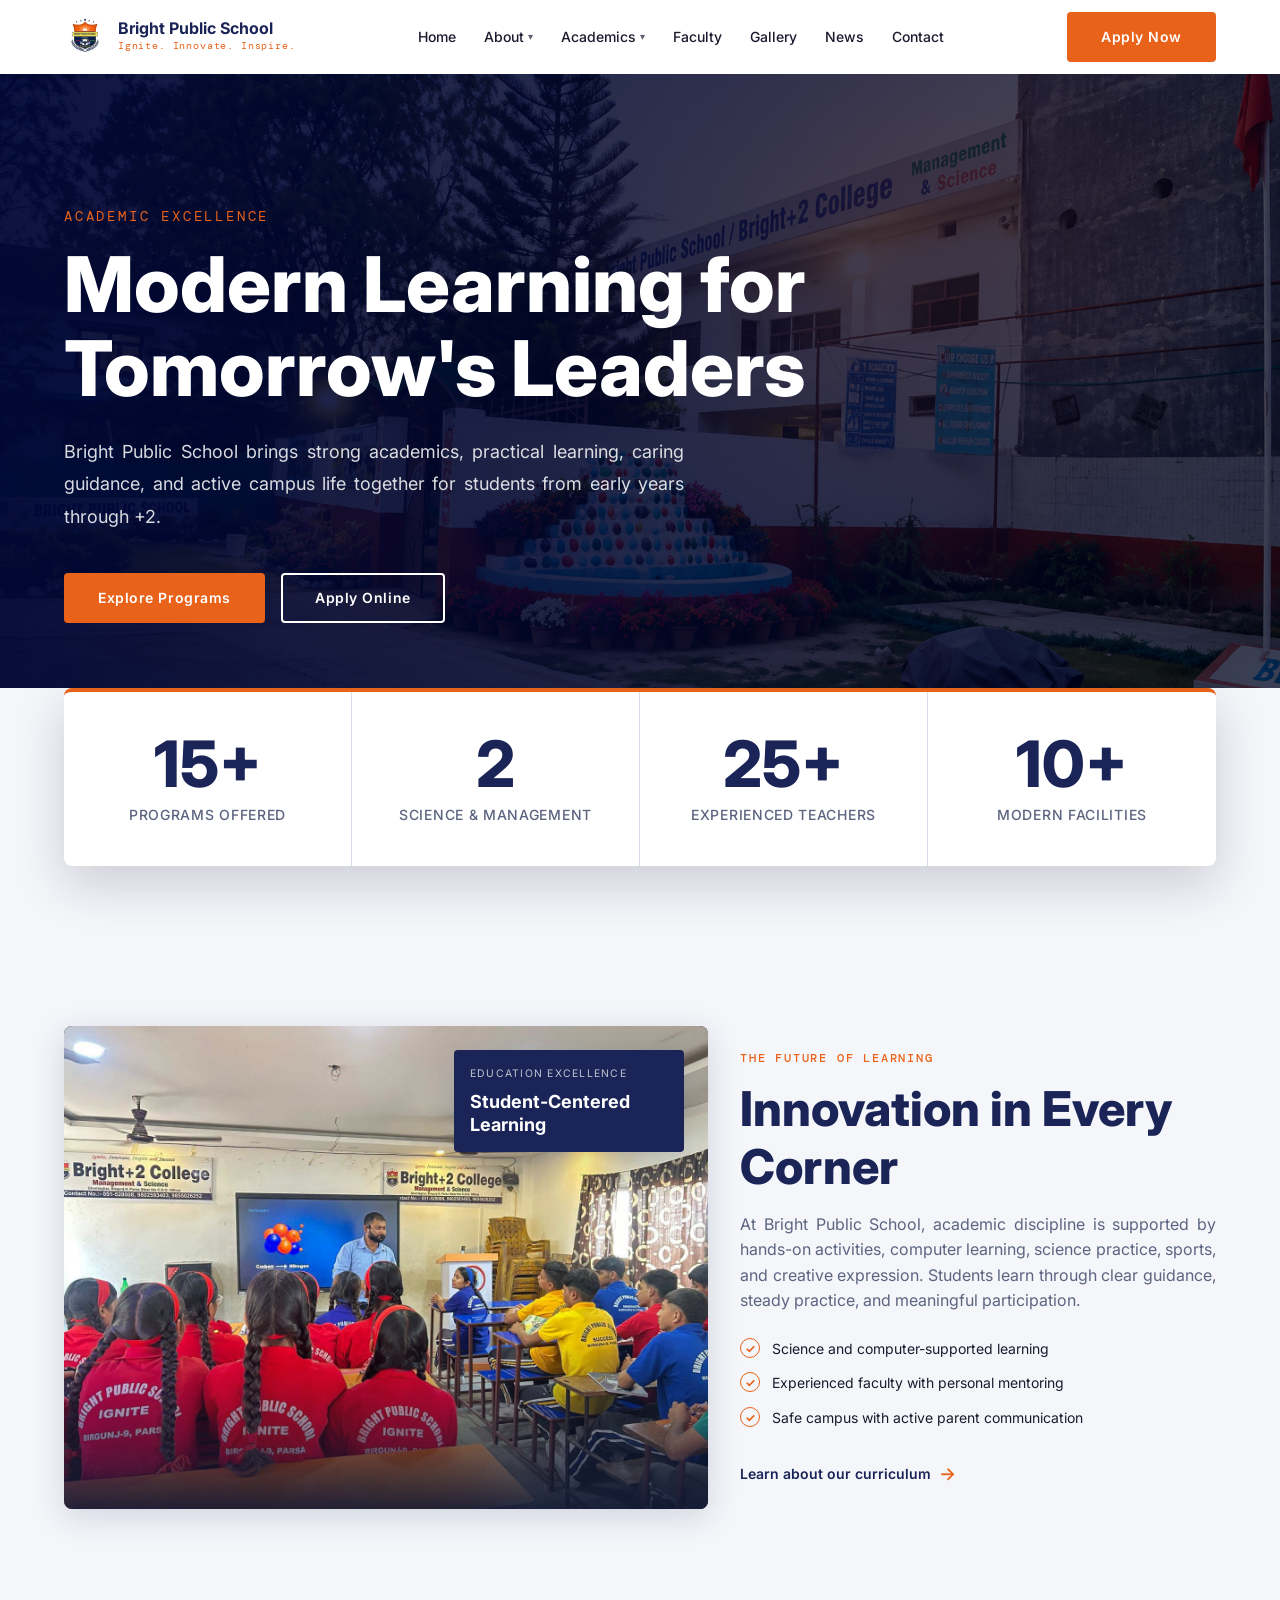
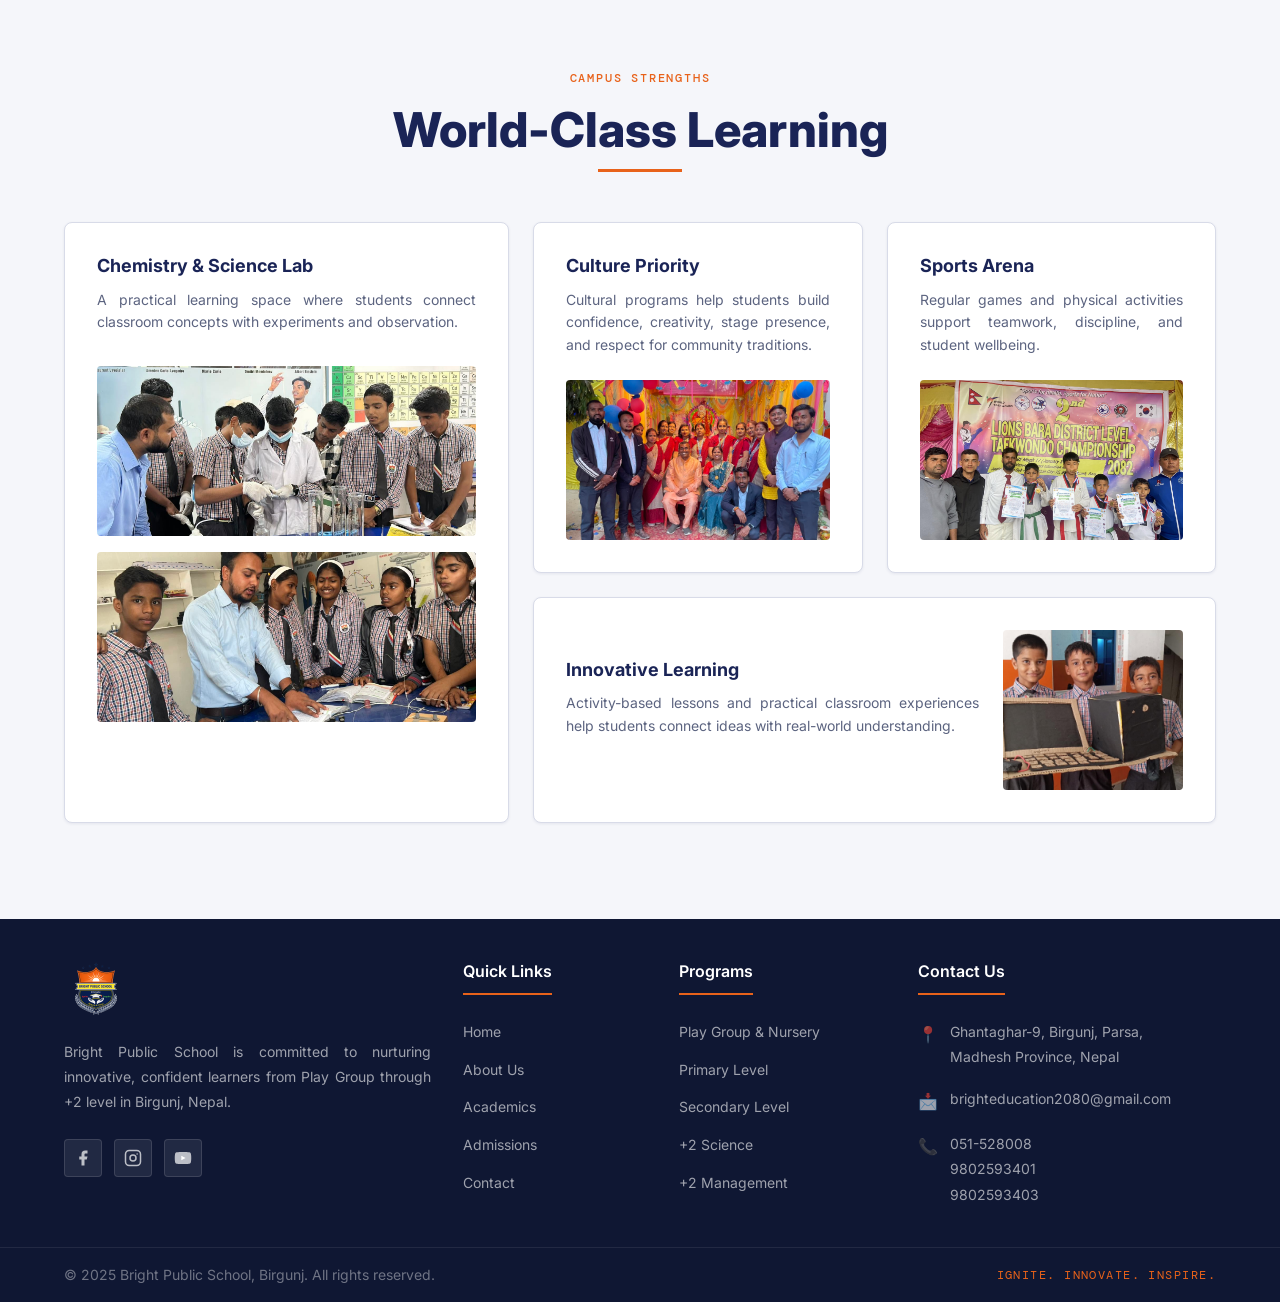
<file: index.html>
<!doctype html>
<html lang="en">
  <head>
    <meta charset="UTF-8" />
    <meta name="viewport" content="width=device-width, initial-scale=1.0" />
    <title>
      Bright Public School | Ignite. Innovate. Inspire. — Birgunj, Nepal
    </title>
    <meta
      name="description"
      content="Bright Public School (BPS) in Ghantaghar-9, Birgunj offers quality education from Play Group to +2 Science & Management. Ignite. Innovate. Inspire."
    />
    <meta
      name="keywords"
      content="Bright Public School, BPS Birgunj, school Birgunj Nepal, +2 science management Birgunj"
    />
    <meta property="og:title" content="Bright Public School — Birgunj, Nepal" />
    <meta
      property="og:description"
      content="Quality education from Play Group to +2. Ghantaghar-9, Birgunj."
    />
    <meta property="og:image" content="assets/logo/logo.png" />
    <link rel="icon" href="assets/logo/logo.png" type="image/png" />

    <!-- CSS Architecture -->
    <link rel="stylesheet" href="css/base.css" />
    <link rel="stylesheet" href="css/layout.css" />
    <link rel="stylesheet" href="css/components.css" />
    <link rel="stylesheet" href="css/pages.css" />
    <link rel="stylesheet" href="css/utilities.css" />
    <link rel="stylesheet" href="css/animations.css" />
  </head>
  <body class="home-page">
    <!-- NAVBAR -->
    <header class="navbar" id="navbar">
      <div class="container navbar__inner">
        <a href="index.html" class="navbar__brand">
          <img
            src="assets/logo/logo.png"
            alt="Bright Public School"
            class="navbar__logo"
          />
          <div class="navbar__brand-text">
            <span class="navbar__school-name">Bright Public School</span>
            <span class="navbar__tagline">Ignite. Innovate. Inspire.</span>
          </div>
        </a>

        <nav class="navbar__nav">
          <ul class="navbar__links">
            <li><a href="index.html" class="navbar__link">Home</a></li>
            <li class="navbar__dropdown">
              <a href="about.html" class="navbar__link"
                >About <span class="dropdown-arrow">▾</span></a
              >
              <ul class="navbar__submenu">
                <li><a href="about.html#vision">Vision &amp; Mission</a></li>
                <li><a href="about.html#principal">Principal's Message</a></li>
                <li><a href="about.html#values">Core Values</a></li>
                <li><a href="about.html#facilities">Facilities</a></li>
              </ul>
            </li>
            <li class="navbar__dropdown">
              <a href="academics.html" class="navbar__link"
                >Academics <span class="dropdown-arrow">▾</span></a
              >
              <ul class="navbar__submenu">
                <li><a href="academics.html#programs">Programs</a></li>
                <li><a href="academics.html#curriculum">Curriculum</a></li>
                <li>
                  <a href="academics.html#plus2">+2 Science &amp; Management</a>
                </li>
              </ul>
            </li>
            <li><a href="faculty.html" class="navbar__link">Faculty</a></li>
            <li><a href="gallery.html" class="navbar__link">Gallery</a></li>
            <li><a href="news.html" class="navbar__link">News</a></li>
            <li><a href="contact.html" class="navbar__link">Contact</a></li>
          </ul>
        </nav>

        <div class="navbar__actions">
          <a href="admissions.html" class="btn btn-primary navbar__cta"
            >Apply Now</a
          >
          <button
            class="navbar__hamburger"
            id="hamburger"
            aria-label="Toggle menu"
          >
            <span></span><span></span><span></span>
          </button>
        </div>
      </div>

      <!-- Mobile Menu -->
      <div class="navbar__mobile" id="mobileMenu">
        <ul class="navbar__mobile-links">
          <li><a href="index.html">Home</a></li>
          <li><a href="about.html">About</a></li>
          <li><a href="academics.html">Academics</a></li>
          <li><a href="faculty.html">Faculty</a></li>
          <li><a href="gallery.html">Gallery</a></li>
          <li><a href="news.html">News</a></li>
          <li><a href="contact.html">Contact</a></li>
          <li><a href="admissions.html" class="mobile-cta">Apply Now</a></li>
        </ul>
      </div>
    </header>

    <main>
      <!-- HERO SLIDER SECTION -->
      <section class="hero-slider">
        <!-- Slide 1 -->
        <div class="slide active">
          <img
            class="slide__bg"
            src="assets/campus/heroSection.png"
            alt="BPS Campus Front View"
          />
          <div class="container slide__content">
            <span class="slide__tagline">Academic Excellence</span>
            <h1 class="slide__title font-display">
              Modern Learning for<br />Tomorrow's Leaders
            </h1>
            <p class="slide__desc">
              Bright Public School brings strong academics, practical learning,
              caring guidance, and active campus life together for students from
              early years through +2.
            </p>
            <div class="slide__actions">
              <a href="academics.html" class="btn btn-primary"
                >Explore Programs</a
              >
              <a href="admissions.html" class="btn btn-outline">Apply Online</a>
            </div>
          </div>
        </div>
        <!-- Slide 2 -->
        <div class="slide">
          <img
            class="slide__bg"
            src="assets/campus/campus (2).png"
            alt="Modern Classrooms & Science Labs"
          />
          <div class="container slide__content">
            <span class="slide__tagline">Academic Excellence</span>
            <h2 class="slide__title font-display">
              Modern Labs &amp;<br />Experienced Faculty
            </h2>
            <p class="slide__desc">
              Empowering students with hands-on computer labs, fully-equipped
              science laboratories, and interactive, conceptual learning
              methods.
            </p>
            <div class="slide__actions">
              <a href="about.html#facilities" class="btn btn-primary"
                >Explore Facilities</a
              >
              <a href="faculty.html" class="btn btn-outline">Meet Faculty</a>
            </div>
          </div>
        </div>
        <!-- Slide 3 -->
        <div class="slide">
          <img
            class="slide__bg"
            src="assets/campus/campus (3).png"
            alt="Sports and Extracurricular Activities"
          />
          <div class="container slide__content">
            <span class="slide__tagline">Holistic Development</span>
            <h2 class="slide__title font-display">
              Sports, Culture &amp;<br />Creative Expression
            </h2>
            <p class="slide__desc">
              Encouraging active participation in football, basketball, music,
              and social projects, fostering physical vitality and strong
              collaboration skills.
            </p>
            <div class="slide__actions">
              <a href="gallery.html" class="btn btn-primary">View Gallery</a>
              <a href="about.html" class="btn btn-outline">Our Philosophy</a>
            </div>
          </div>
        </div>

        <!-- Slider Dots -->
        <div class="slider-dots">
          <button class="dot active" aria-label="Go to Slide 1"></button>
          <button class="dot" aria-label="Go to Slide 2"></button>
          <button class="dot" aria-label="Go to Slide 3"></button>
        </div>
      </section>

      <!-- STATS COUNTER SECTION -->
      <section class="stats-section">
        <div class="container">
          <div class="stats-grid">
            <div class="stat-card">
              <div class="stat-card__number" data-counter="15" data-suffix="+">
                0+
              </div>
              <div class="stat-card__label">Programs Offered</div>
            </div>
            <div class="stat-card">
              <div class="stat-card__number" data-counter="2" data-suffix="">
                0
              </div>
              <div class="stat-card__label">Science &amp; Management</div>
            </div>
            <div class="stat-card">
              <div class="stat-card__number" data-counter="25" data-suffix="+">
                0+
              </div>
              <div class="stat-card__label">Experienced Teachers</div>
            </div>
            <div class="stat-card">
              <div class="stat-card__number" data-counter="10" data-suffix="+">
                0+
              </div>
              <div class="stat-card__label">Modern Facilities</div>
            </div>
          </div>
        </div>
      </section>

      <!-- INNOVATION SECTION -->
      <section class="section home-innovation reveal">
        <div class="container home-innovation__grid">
          <div class="home-innovation__media">
            <img
              src="assets/classrooms/classroom 3.png"
              alt="Bright Public School modern classroom"
            />
            <div class="home-rank-badge">
              <span>Education Excellence</span>
              <strong>Student-Centered Learning</strong>
            </div>
          </div>
          <div class="home-innovation__content">
            <span class="section-label">The Future of Learning</span>
            <h2 class="section-title">Innovation in Every Corner</h2>
            <p class="text-muted mb-6">
              At Bright Public School, academic discipline is supported by
              hands-on activities, computer learning, science practice, sports,
              and creative expression. Students learn through clear guidance,
              steady practice, and meaningful participation.
            </p>
            <ul class="home-check-list">
              <li>Science and computer-supported learning</li>
              <li>Experienced faculty with personal mentoring</li>
              <li>Safe campus with active parent communication</li>
            </ul>
            <a href="academics.html" class="home-text-link"
              >Learn about our curriculum</a
            >
          </div>
        </div>
      </section>

      <!-- INFRASTRUCTURE SECTION -->
      <section class="section home-infrastructure reveal">
        <div class="container">
          <div class="section-header section-header--center">
            <span class="section-label">Campus Strengths</span>
            <h2 class="section-title">World-Class Learning</h2>
          </div>

          <div class="home-infra-grid">
            <article class="home-infra-card home-infra-card--large">
              <h3>Chemistry &amp; Science Lab</h3>
              <p>
                A practical learning space where students connect classroom
                concepts with experiments and observation.
              </p>
              <img
                src="assets/lab/chemistry_lab.jpg"
                alt="Students learning in the chemistry and science lab"
              />
              <img
                src="assets/lab/physics_lab.jpg"
                alt="Students learning in the physics lab"
              />
            </article>

            <article class="home-infra-card">
              <h3>Culture Priority</h3>
              <p>
                Cultural programs help students build confidence, creativity,
                stage presence, and respect for community traditions.
              </p>
              <img
                src="assets/events/culture.jpg"
                alt="Students participating in cultural activities"
              />
            </article>

            <article class="home-infra-card">
              <h3>Sports Arena</h3>
              <p>
                Regular games and physical activities support teamwork,
                discipline, and student wellbeing.
              </p>
              <img
                src="assets/sports/sports_excellence.jpg"
                alt="Bright Public School sports activities"
              />
            </article>

            <article class="home-infra-card home-infra-card--wide">
              <div>
                <h3>Innovative Learning</h3>
                <p>
                  Activity-based lessons and practical classroom experiences
                  help students connect ideas with real-world understanding.
                </p>
              </div>
              <img
                src="assets/events/innovative_learning.jpg"
                alt="Students engaged in innovative learning activities"
              />
            </article>
          </div>
        </div>
      </section>
    </main>

    <!-- FOOTER -->
    <footer class="footer">
      <div class="footer__top">
        <div class="container footer__grid">
          <!-- Col 1: Brand -->
          <div class="footer__brand">
            <img
              src="assets/logo/logo.png"
              alt="BPS Logo"
              class="footer__logo"
            />
            <p class="footer__about">
              Bright Public School is committed to nurturing innovative,
              confident learners from Play Group through +2 level in Birgunj,
              Nepal.
            </p>
            <div class="footer__social">
              <a
                href="https://facebook.com/p/Bright-Public-School-61556083547734"
                target="_blank"
                class="footer__social-link"
                aria-label="Facebook"
              >
                <svg
                  width="18"
                  height="18"
                  viewBox="0 0 24 24"
                  fill="currentColor"
                >
                  <path
                    d="M18 2h-3a5 5 0 0 0-5 5v3H7v4h3v8h4v-8h3l1-4h-4V7a1 1 0 0 1 1-1h3z"
                  />
                </svg>
              </a>
              <a
                href="https://www.instagram.com/bright__college/"
                target="_blank"
                class="footer__social-link"
                aria-label="Instagram"
              >
                <svg
                  width="18"
                  height="18"
                  viewBox="0 0 24 24"
                  fill="none"
                  stroke="currentColor"
                  stroke-width="2"
                >
                  <rect x="2" y="2" width="20" height="20" rx="5" ry="5" />
                  <circle cx="12" cy="12" r="4" />
                  <circle
                    cx="17.5"
                    cy="6.5"
                    r="1"
                    fill="currentColor"
                    stroke="none"
                  />
                </svg>
              </a>
              <a
                href="https://www.youtube.com/watch?v=qFYU1nmPurM"
                target="_blank"
                class="footer__social-link"
                aria-label="YouTube"
              >
                <svg
                  width="18"
                  height="18"
                  viewBox="0 0 24 24"
                  fill="currentColor"
                >
                  <path
                    d="M22.54 6.42a2.78 2.78 0 0 0-1.95-1.96C18.88 4 12 4 12 4s-6.88 0-8.59.46A2.78 2.78 0 0 0 1.46 6.42 29 29 0 0 0 1 12a29 29 0 0 0 .46 5.58A2.78 2.78 0 0 0 3.41 19.6C5.12 20 12 20 12 20s6.88 0 8.59-.46a2.78 2.78 0 0 0 1.95-1.95A29 29 0 0 0 23 12a29 29 0 0 0-.46-5.58z"
                  />
                  <polygon
                    points="9.75 15.02 15.5 12 9.75 8.98 9.75 15.02"
                    fill="white"
                  />
                </svg>
              </a>
            </div>
          </div>

          <!-- Col 2: Quick Links -->
          <div class="footer__col">
            <h4 class="footer__heading">Quick Links</h4>
            <ul class="footer__links">
              <li><a href="index.html">Home</a></li>
              <li><a href="about.html">About Us</a></li>
              <li><a href="academics.html">Academics</a></li>
              <li><a href="faculty.html">Our Faculty</a></li>
              <li><a href="gallery.html">Gallery</a></li>
              <li><a href="news.html">News &amp; Events</a></li>
              <li><a href="admissions.html">Admissions</a></li>
              <li><a href="contact.html">Contact</a></li>
            </ul>
          </div>

          <!-- Col 3: Programs -->
          <div class="footer__col">
            <h4 class="footer__heading">Programs</h4>
            <ul class="footer__links">
              <li>
                <a href="academics.html#programs">Play Group &amp; Nursery</a>
              </li>
              <li><a href="academics.html#programs">Kindergarten</a></li>
              <li><a href="academics.html#programs">Primary Level</a></li>
              <li><a href="academics.html#programs">Lower Secondary</a></li>
              <li><a href="academics.html#programs">Secondary Level</a></li>
              <li><a href="academics.html#plus2">+2 Science</a></li>
              <li><a href="academics.html#plus2">+2 Management</a></li>
            </ul>
          </div>

          <!-- Col 4: Contact -->
          <div class="footer__col">
            <h4 class="footer__heading">Contact Us</h4>
            <ul class="footer__contact">
              <li>
                <span class="footer__contact-icon">📍</span>
                <span
                  >Ghantaghar-9, Birgunj, Parsa,<br />Madhesh Province,
                  Nepal</span
                >
              </li>
              <li>
                <span class="footer__contact-icon">📩</span>
                <a href="mailto:brighteducation2080@gmail.com"
                  >brighteducation2080@gmail.com</a
                >
              </li>
              <li>
                <span class="footer__contact-icon">📞</span>
                <div>
                  <a href="tel:051528008">051-528008</a><br />
                  <a href="tel:9802593401">9802593401</a><br />
                  <a href="tel:9802593403">9802593403</a>
                </div>
              </li>
            </ul>
          </div>
        </div>
      </div>

      <div class="footer__bottom">
        <div class="container footer__bottom-inner">
          <p class="footer__copy">
            &copy; 2025 Bright Public School, Birgunj. All rights reserved.
          </p>
          <p class="footer__motto font-mono">Ignite. Innovate. Inspire.</p>
        </div>
      </div>
    </footer>

    <nav class="mobile-bottom-nav" aria-label="Mobile quick navigation">
      <a href="index.html" class="mobile-bottom-nav__link active">
        <span class="mobile-bottom-nav__icon">⌂</span>
        <span>Home</span>
      </a>
      <a href="about.html#facilities" class="mobile-bottom-nav__link">
        <span class="mobile-bottom-nav__icon">⌬</span>
        <span>Facilities</span>
      </a>
      <a href="faculty.html" class="mobile-bottom-nav__link">
        <span class="mobile-bottom-nav__icon">♙</span>
        <span>Faculty</span>
      </a>
      <a href="admissions.html" class="mobile-bottom-nav__link">
        <span class="mobile-bottom-nav__icon">☰</span>
        <span>Apply</span>
      </a>
    </nav>

    <!-- JS Architecture -->
    <script src="js/utils.js"></script>
    <script src="js/navbar.js"></script>
    <script src="js/slider.js"></script>
    <script src="js/gallery.js"></script>
    <script src="js/counter.js"></script>
    <script src="js/animations.js"></script>
    <script src="js/lazyload.js"></script>
    <script src="js/main.js"></script>
  </body>
</html>
</file>
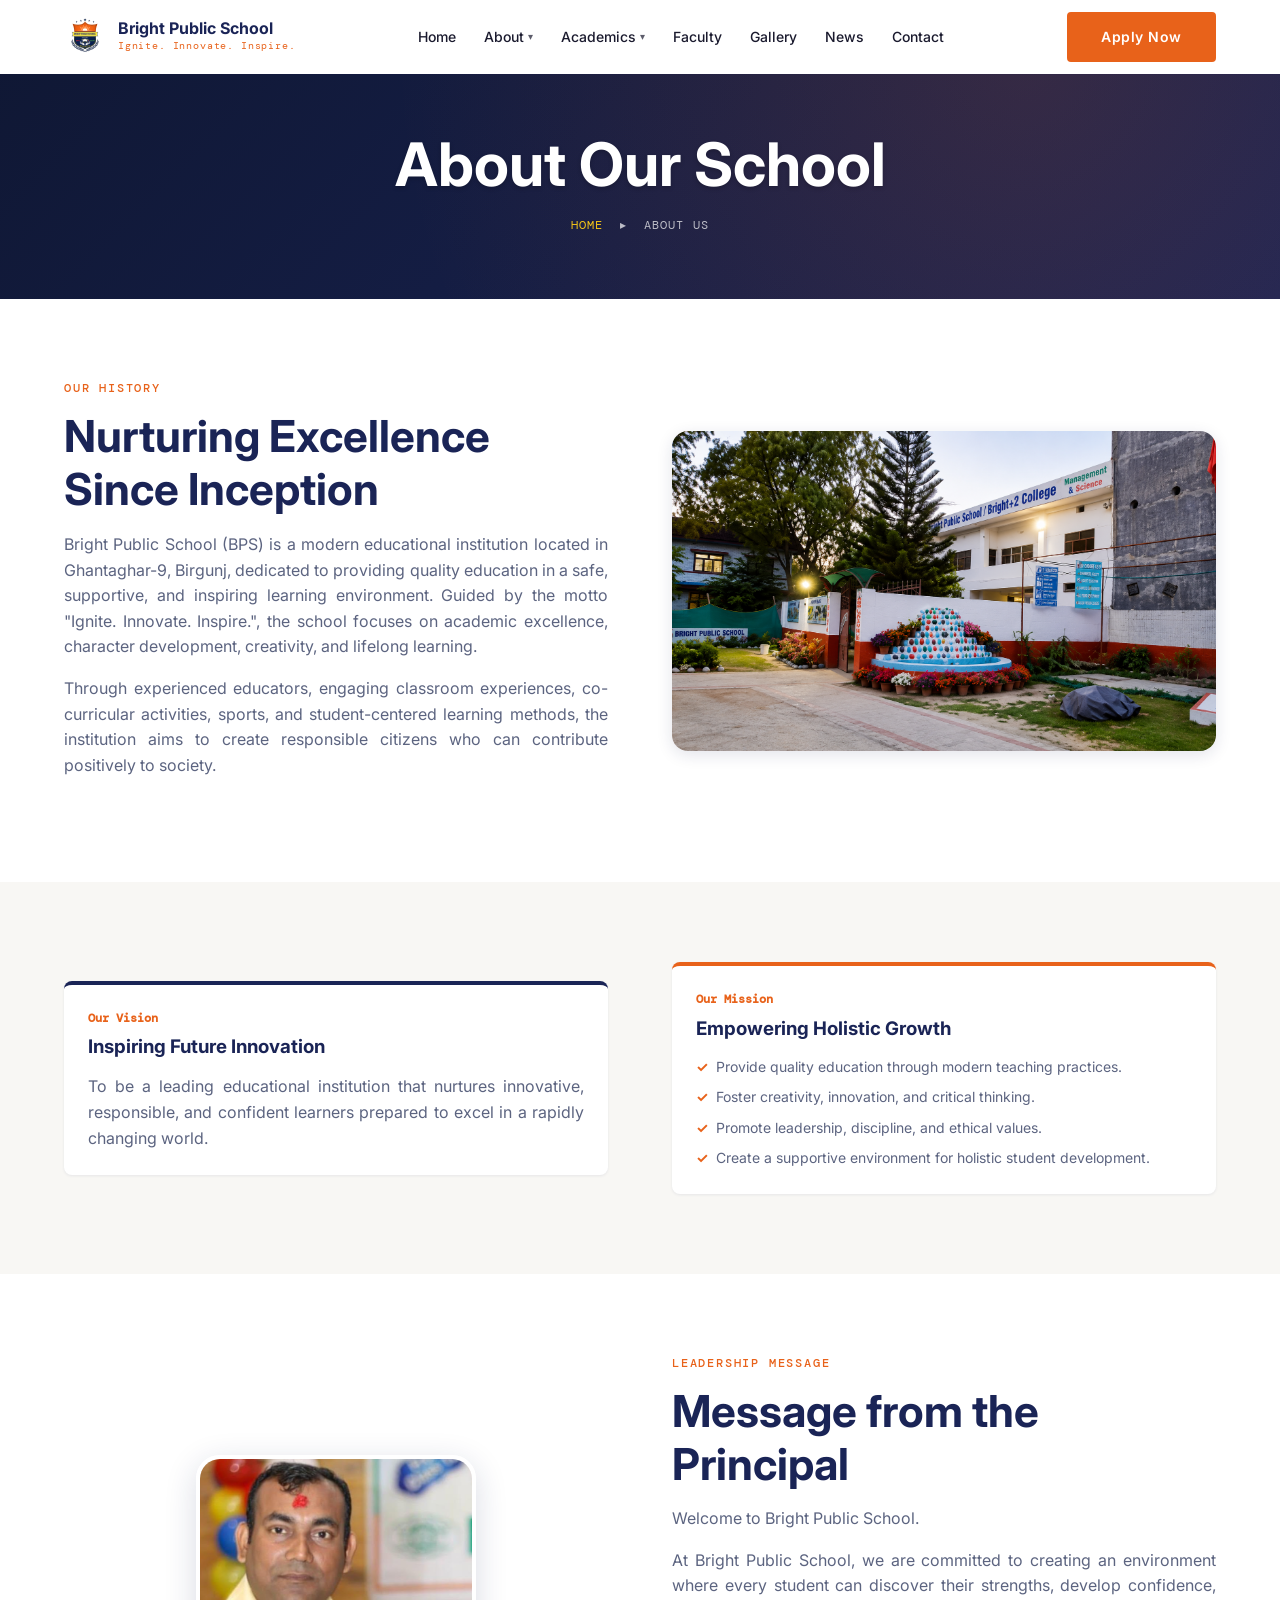
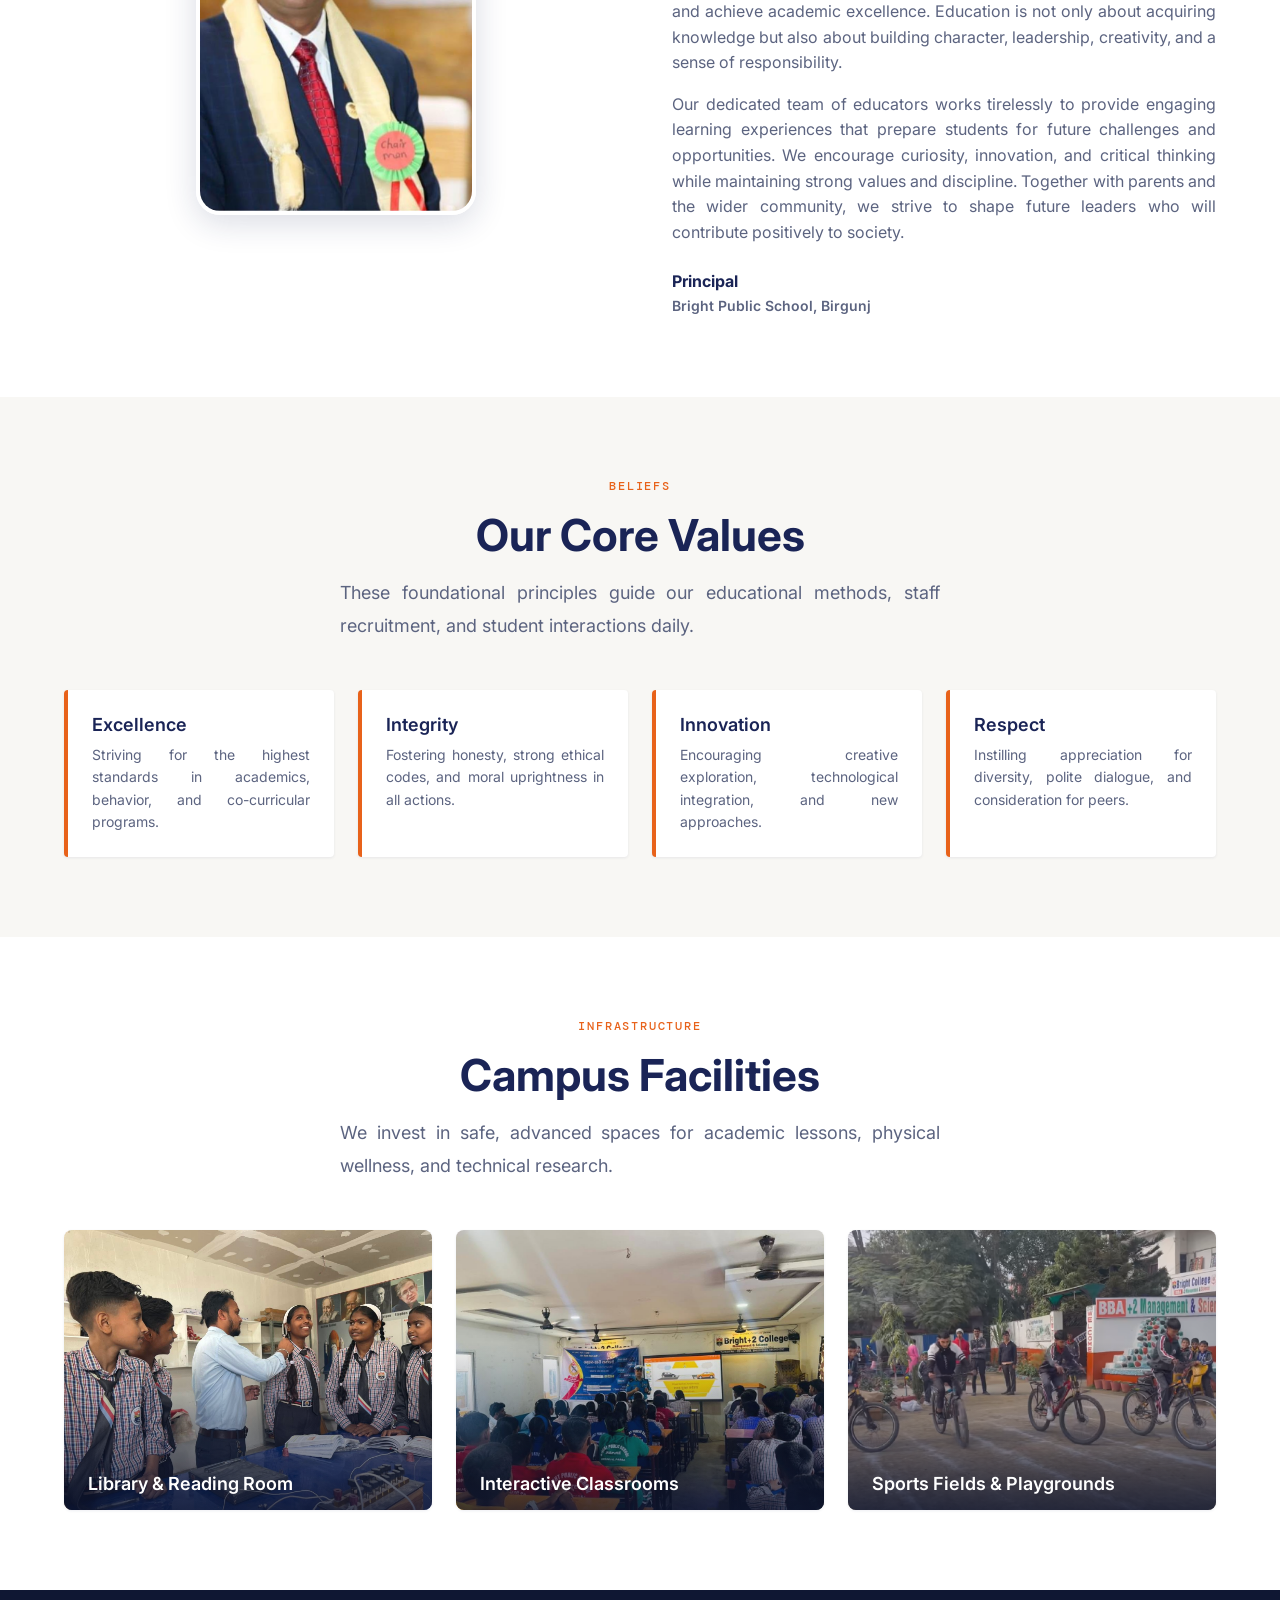
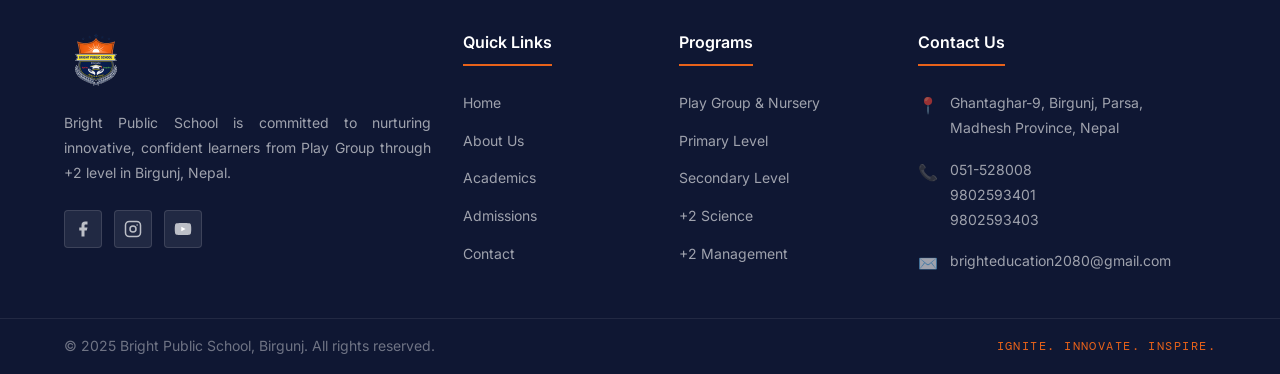
<file: about.html>
<!DOCTYPE html>
<html lang="en">
<head>
  <meta charset="UTF-8">
  <meta name="viewport" content="width=device-width, initial-scale=1.0">
  <title>About Us — Bright Public School, Birgunj</title>
  <meta name="description" content="Learn about Bright Public School's vision, mission, core values, facilities, and the principal's message. Quality education in Birgunj, Nepal.">
  <link rel="icon" href="assets/logo/logo.png" type="image/png">

  <!-- CSS Architecture -->
  <link rel="stylesheet" href="css/base.css">
  <link rel="stylesheet" href="css/layout.css">
  <link rel="stylesheet" href="css/components.css">
  <link rel="stylesheet" href="css/pages.css">
  <link rel="stylesheet" href="css/utilities.css">
  <link rel="stylesheet" href="css/animations.css">
</head>
<body>

  <!-- NAVBAR -->
  <header class="navbar" id="navbar">
    <div class="container navbar__inner">
      <a href="index.html" class="navbar__brand">
        <img src="assets/logo/logo.png" alt="Bright Public School" class="navbar__logo">
        <div class="navbar__brand-text">
          <span class="navbar__school-name">Bright Public School</span>
          <span class="navbar__tagline">Ignite. Innovate. Inspire.</span>
        </div>
      </a>

      <nav class="navbar__nav">
        <ul class="navbar__links">
          <li><a href="index.html" class="navbar__link">Home</a></li>
          <li class="navbar__dropdown">
            <a href="about.html" class="navbar__link">About <span class="dropdown-arrow">▾</span></a>
            <ul class="navbar__submenu">
              <li><a href="about.html#vision">Vision &amp; Mission</a></li>
              <li><a href="about.html#principal">Principal's Message</a></li>
              <li><a href="about.html#values">Core Values</a></li>
              <li><a href="about.html#facilities">Facilities</a></li>
            </ul>
          </li>
          <li class="navbar__dropdown">
            <a href="academics.html" class="navbar__link">Academics <span class="dropdown-arrow">▾</span></a>
            <ul class="navbar__submenu">
              <li><a href="academics.html#programs">Programs</a></li>
              <li><a href="academics.html#curriculum">Curriculum</a></li>
              <li><a href="academics.html#plus2">+2 Science &amp; Management</a></li>
            </ul>
          </li>
          <li><a href="faculty.html" class="navbar__link">Faculty</a></li>
          <li><a href="gallery.html" class="navbar__link">Gallery</a></li>
          <li><a href="news.html" class="navbar__link">News</a></li>
          <li><a href="contact.html" class="navbar__link">Contact</a></li>
        </ul>
      </nav>

      <div class="navbar__actions">
        <a href="admissions.html" class="btn btn-primary navbar__cta">Apply Now</a>
        <button class="navbar__hamburger" id="hamburger" aria-label="Toggle menu">
          <span></span><span></span><span></span>
        </button>
      </div>
    </div>

    <!-- Mobile Menu -->
    <div class="navbar__mobile" id="mobileMenu">
      <ul class="navbar__mobile-links">
        <li><a href="index.html">Home</a></li>
        <li><a href="about.html">About</a></li>
        <li><a href="academics.html">Academics</a></li>
        <li><a href="faculty.html">Faculty</a></li>
        <li><a href="gallery.html">Gallery</a></li>
        <li><a href="news.html">News</a></li>
        <li><a href="contact.html">Contact</a></li>
        <li><a href="admissions.html" class="mobile-cta">Apply Now</a></li>
      </ul>
    </div>
  </header>

  <!-- PAGE HEADER -->
  <section class="page-header">
    <div class="container page-header__content">
      <h1 class="page-header__title font-display">About Our School</h1>
      <div class="page-header__breadcrumbs">
        <a href="index.html">Home</a> &nbsp;▸&nbsp; About Us
      </div>
    </div>
  </section>

  <main>
    <!-- HISTORY & VALUES SECTION -->
    <section class="section section--white reveal">
      <div class="container two-col">
        <div>
          <span class="section-label">Our History</span>
          <h2 class="section-title">Nurturing Excellence Since Inception</h2>
          <p class="text-muted mb-4">Bright Public School (BPS) is a modern educational institution located in Ghantaghar-9, Birgunj, dedicated to providing quality education in a safe, supportive, and inspiring learning environment. Guided by the motto "Ignite. Innovate. Inspire.", the school focuses on academic excellence, character development, creativity, and lifelong learning.</p>
          <p class="text-muted mb-6">Through experienced educators, engaging classroom experiences, co-curricular activities, sports, and student-centered learning methods, the institution aims to create responsible citizens who can contribute positively to society.</p>
        </div>
        <div class="img-zoom rounded-lg shadow-md" style="height: 320px;">
          <img class="img-cover" src="assets/campus/heroSection.png" alt="BPS Campus Exterior">
        </div>
      </div>
    </section>

    <!-- VISION & MISSION SECTION -->
    <section id="vision" class="section section--surface reveal">
      <div class="container two-col">
        <div class="p-6 bg-white rounded-md shadow-sm border-top" style="border-top: 4px solid var(--color-navy);">
          <span class="text-orange font-mono text-xs font-bold uppercase tracking-wider mb-2 block">Our Vision</span>
          <h3 class="mb-4">Inspiring Future Innovation</h3>
          <p class="text-muted">To be a leading educational institution that nurtures innovative, responsible, and confident learners prepared to excel in a rapidly changing world.</p>
        </div>
        <div class="p-6 bg-white rounded-md shadow-sm border-top" style="border-top: 4px solid var(--color-orange);">
          <span class="text-orange font-mono text-xs font-bold uppercase tracking-wider mb-2 block">Our Mission</span>
          <h3 class="mb-4">Empowering Holistic Growth</h3>
          <ul class="program-card__features" style="display: flex; flex-direction: column; gap: var(--space-2);">
            <li class="text-muted">Provide quality education through modern teaching practices.</li>
            <li class="text-muted">Foster creativity, innovation, and critical thinking.</li>
            <li class="text-muted">Promote leadership, discipline, and ethical values.</li>
            <li class="text-muted">Create a supportive environment for holistic student development.</li>
          </ul>
        </div>
      </div>
    </section>

    <!-- MESSAGE FROM PRINCIPAL SECTION -->
    <section id="principal" class="section section--white reveal">
      <div class="container two-col two-col--reverse">
        <div>
          <span class="section-label">Leadership message</span>
          <h2 class="section-title">Message from the Principal</h2>
          <p class="text-muted mb-4">Welcome to Bright Public School.</p>
          <p class="text-muted mb-4">At Bright Public School, we are committed to creating an environment where every student can discover their strengths, develop confidence, and achieve academic excellence. Education is not only about acquiring knowledge but also about building character, leadership, creativity, and a sense of responsibility.</p>
          <p class="text-muted mb-6">Our dedicated team of educators works tirelessly to provide engaging learning experiences that prepare students for future challenges and opportunities. We encourage curiosity, innovation, and critical thinking while maintaining strong values and discipline. Together with parents and the wider community, we strive to shape future leaders who will contribute positively to society.</p>
          <p class="font-display text-navy font-bold mb-1">Principal</p>
          <p class="text-muted text-sm font-semibold">Bright Public School, Birgunj</p>
        </div>
        <div class="flex--center">
          <div class="rounded-xl overflow-hidden shadow-lg" style="width: 280px; height: 360px; border: 4px solid var(--color-white);">
            <img class="img-cover" src="assets/principal/principal.jpg" alt="Principal of Bright Public School">
          </div>
        </div>
      </div>
    </section>

    <!-- CORE VALUES SECTION -->
    <section id="values" class="section section--surface reveal">
      <div class="container">
        <div class="section-header section-header--center">
          <span class="section-label">Beliefs</span>
          <h2 class="section-title">Our Core Values</h2>
          <p class="section-subtitle">These foundational principles guide our educational methods, staff recruitment, and student interactions daily.</p>
        </div>
        
        <div class="grid grid--4 mt-12">
          <div class="value-card">
            <h4 class="value-card__title">Excellence</h4>
            <p class="value-card__desc">Striving for the highest standards in academics, behavior, and co-curricular programs.</p>
          </div>
          <div class="value-card">
            <h4 class="value-card__title">Integrity</h4>
            <p class="value-card__desc">Fostering honesty, strong ethical codes, and moral uprightness in all actions.</p>
          </div>
          <div class="value-card">
            <h4 class="value-card__title">Innovation</h4>
            <p class="value-card__desc">Encouraging creative exploration, technological integration, and new approaches.</p>
          </div>
          <div class="value-card">
            <h4 class="value-card__title">Respect</h4>
            <p class="value-card__desc">Instilling appreciation for diversity, polite dialogue, and consideration for peers.</p>
          </div>
        </div>
      </div>
    </section>

    <!-- FACILITIES SHOWCASE SECTION -->
    <section id="facilities" class="section section--white reveal">
      <div class="container">
        <div class="section-header section-header--center">
          <span class="section-label">Infrastructure</span>
          <h2 class="section-title">Campus Facilities</h2>
          <p class="section-subtitle">We invest in safe, advanced spaces for academic lessons, physical wellness, and technical research.</p>
        </div>

        <div class="facilities-grid mt-12">
          <!-- Library -->
          <div class="facility-card">
            <img class="facility-card__img" src="assets/lab/library (1).jpg" alt="Well-stocked Library Room">
            <h4 class="facility-card__title">Library &amp; Reading Room</h4>
          </div>
          <!-- Classroom -->
          <div class="facility-card">
            <img class="facility-card__img" src="assets/classrooms/classroom 2.jpg" alt="Spacious Clean Classroom">
            <h4 class="facility-card__title">Interactive Classrooms</h4>
          </div>
          <!-- Sports -->
          <div class="facility-card">
            <img class="facility-card__img" src="assets/sports/sports (1).png" alt="Playground and Football Training">
            <h4 class="facility-card__title">Sports Fields &amp; Playgrounds</h4>
          </div>
        </div>
      </div>
    </section>
  </main>

  <!-- FOOTER -->
  <footer class="footer">
    <div class="footer__top">
      <div class="container footer__grid">
        <!-- Col 1: Brand -->
        <div class="footer__brand">
          <img src="assets/logo/logo.png" alt="BPS Logo" class="footer__logo">
          <p class="footer__about">
            Bright Public School is committed to nurturing innovative, confident learners from Play Group through +2 level in Birgunj, Nepal.
          </p>
          <div class="footer__social">
            <a href="https://facebook.com/p/Bright-Public-School-61556083547734" target="_blank" class="footer__social-link" aria-label="Facebook">
              <svg width="18" height="18" viewBox="0 0 24 24" fill="currentColor">
                <path d="M18 2h-3a5 5 0 0 0-5 5v3H7v4h3v8h4v-8h3l1-4h-4V7a1 1 0 0 1 1-1h3z"/>
              </svg>
            </a>
            <a href="https://www.instagram.com/bright__college/" target="_blank" class="footer__social-link" aria-label="Instagram">
              <svg width="18" height="18" viewBox="0 0 24 24" fill="none" stroke="currentColor" stroke-width="2">
                <rect x="2" y="2" width="20" height="20" rx="5" ry="5"/>
                <circle cx="12" cy="12" r="4"/>
                <circle cx="17.5" cy="6.5" r="1" fill="currentColor" stroke="none"/>
              </svg>
            </a>
            <a href="https://www.youtube.com/watch?v=qFYU1nmPurM" target="_blank" class="footer__social-link" aria-label="YouTube">
              <svg width="18" height="18" viewBox="0 0 24 24" fill="currentColor">
                <path d="M22.54 6.42a2.78 2.78 0 0 0-1.95-1.96C18.88 4 12 4 12 4s-6.88 0-8.59.46A2.78 2.78 0 0 0 1.46 6.42 29 29 0 0 0 1 12a29 29 0 0 0 .46 5.58A2.78 2.78 0 0 0 3.41 19.6C5.12 20 12 20 12 20s6.88 0 8.59-.46a2.78 2.78 0 0 0 1.95-1.95A29 29 0 0 0 23 12a29 29 0 0 0-.46-5.58z"/>
                <polygon points="9.75 15.02 15.5 12 9.75 8.98 9.75 15.02" fill="white"/>
              </svg>
            </a>
          </div>
        </div>

        <!-- Col 2: Quick Links -->
        <div class="footer__col">
          <h4 class="footer__heading">Quick Links</h4>
          <ul class="footer__links">
            <li><a href="index.html">Home</a></li>
            <li><a href="about.html">About Us</a></li>
            <li><a href="academics.html">Academics</a></li>
            <li><a href="faculty.html">Our Faculty</a></li>
            <li><a href="gallery.html">Gallery</a></li>
            <li><a href="news.html">News &amp; Events</a></li>
            <li><a href="admissions.html">Admissions</a></li>
            <li><a href="contact.html">Contact</a></li>
          </ul>
        </div>

        <!-- Col 3: Programs -->
        <div class="footer__col">
          <h4 class="footer__heading">Programs</h4>
          <ul class="footer__links">
            <li><a href="academics.html#programs">Play Group &amp; Nursery</a></li>
            <li><a href="academics.html#programs">Kindergarten</a></li>
            <li><a href="academics.html#programs">Primary Level</a></li>
            <li><a href="academics.html#programs">Lower Secondary</a></li>
            <li><a href="academics.html#programs">Secondary Level</a></li>
            <li><a href="academics.html#plus2">+2 Science</a></li>
            <li><a href="academics.html#plus2">+2 Management</a></li>
          </ul>
        </div>

        <!-- Col 4: Contact -->
        <div class="footer__col">
          <h4 class="footer__heading">Contact Us</h4>
          <ul class="footer__contact">
            <li>
              <span class="footer__contact-icon">📍</span>
              <span>Ghantaghar-9, Birgunj, Parsa,<br>Madhesh Province, Nepal</span>
            </li>
            <li>
              <span class="footer__contact-icon">📞</span>
              <div>
                <a href="tel:051528008">051-528008</a><br>
                <a href="tel:9802593401">9802593401</a><br>
                <a href="tel:9802593403">9802593403</a>
              </div>
            </li>
            <li>
              <span class="footer__contact-icon">✉️</span>
              <a href="mailto:brighteducation2080@gmail.com">brighteducation2080@gmail.com</a>
            </li>
          </ul>
        </div>
      </div>
    </div>

    <div class="footer__bottom">
      <div class="container footer__bottom-inner">
        <p class="footer__copy">
          &copy; 2025 Bright Public School, Birgunj. All rights reserved.
        </p>
        <p class="footer__motto font-mono">Ignite. Innovate. Inspire.</p>
      </div>
    </div>
  </footer>

  <nav class="mobile-bottom-nav" aria-label="Mobile quick navigation">
    <a href="index.html" class="mobile-bottom-nav__link">
      <span class="mobile-bottom-nav__icon">⌂</span>
      <span>Home</span>
    </a>
    <a href="about.html#facilities" class="mobile-bottom-nav__link">
      <span class="mobile-bottom-nav__icon">⌬</span>
      <span>Facilities</span>
    </a>
    <a href="faculty.html" class="mobile-bottom-nav__link">
      <span class="mobile-bottom-nav__icon">♙</span>
      <span>Faculty</span>
    </a>
    <a href="admissions.html" class="mobile-bottom-nav__link">
      <span class="mobile-bottom-nav__icon">☰</span>
      <span>Apply</span>
    </a>
  </nav>

  <!-- JS Architecture -->
  <script src="js/utils.js"></script>
  <script src="js/navbar.js"></script>
  <script src="js/animations.js"></script>
  <script src="js/lazyload.js"></script>
  <script src="js/main.js"></script>
</body>
</html>
</file>
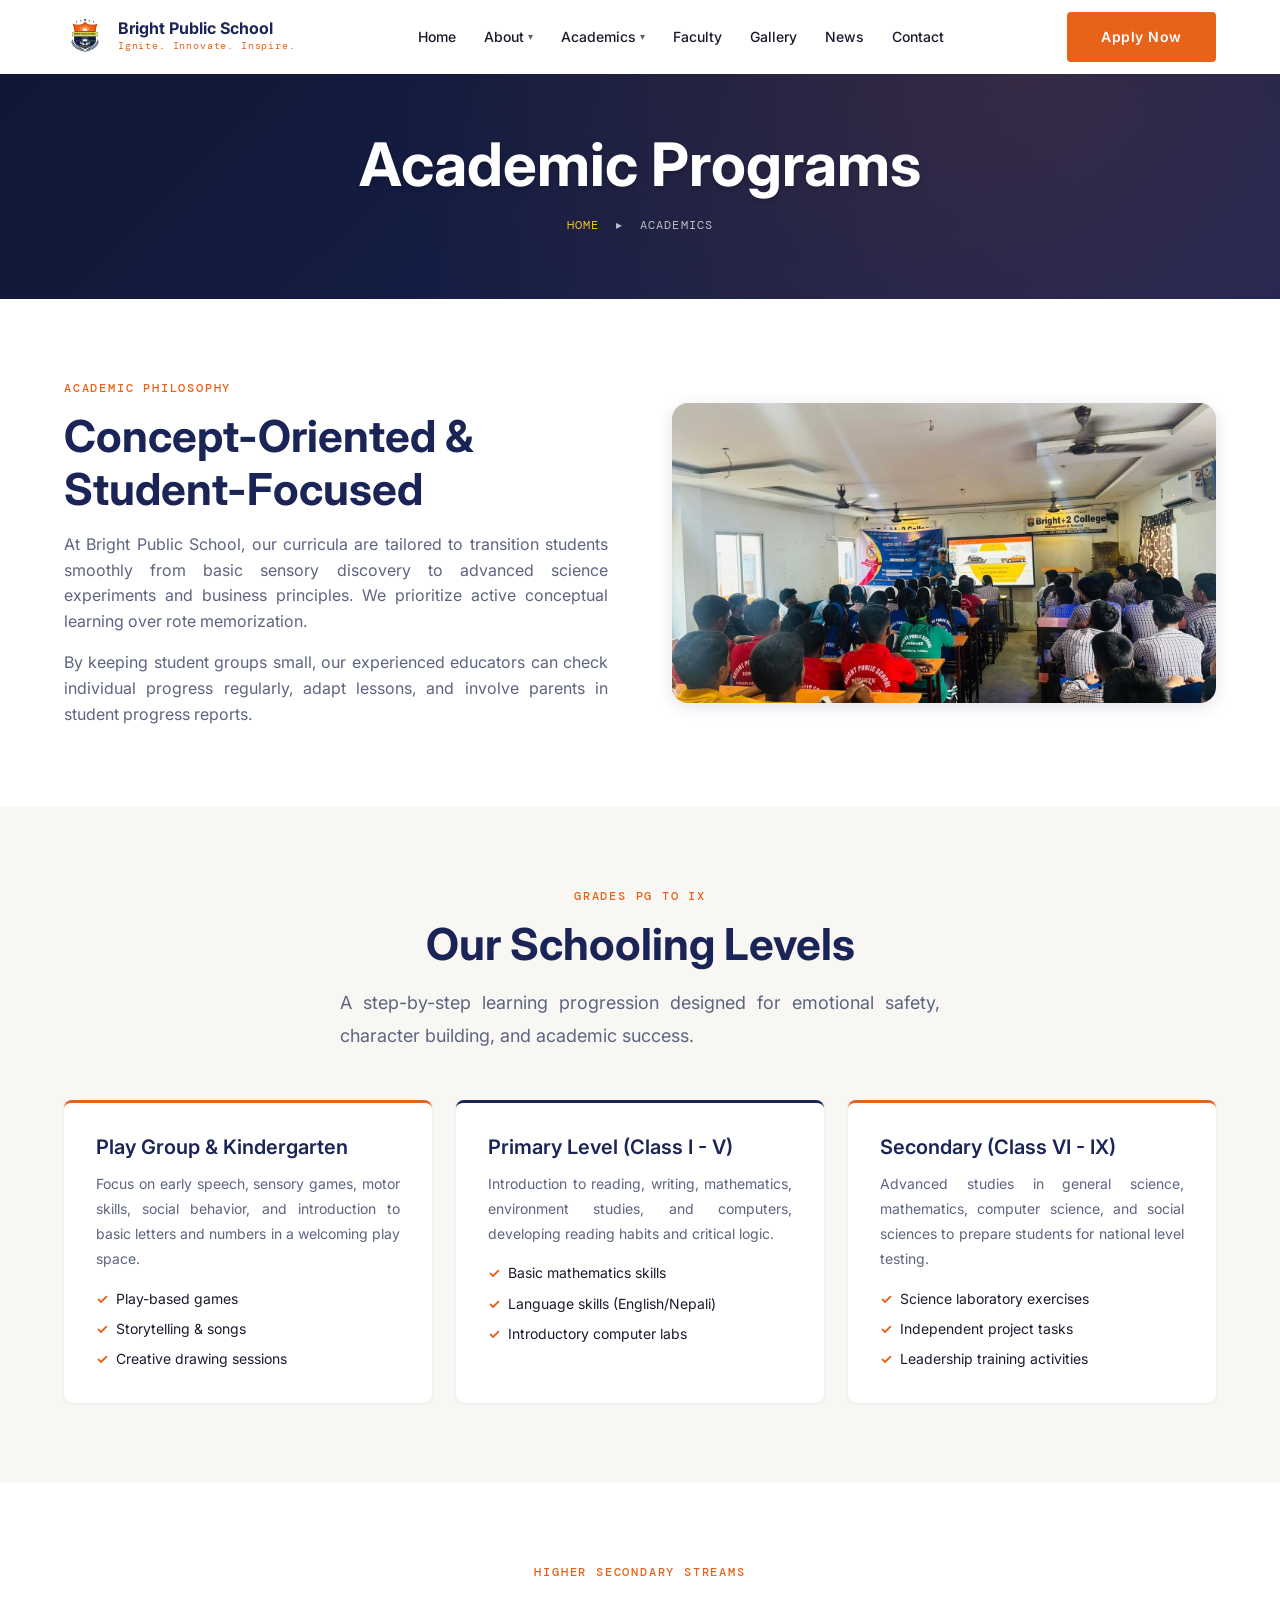
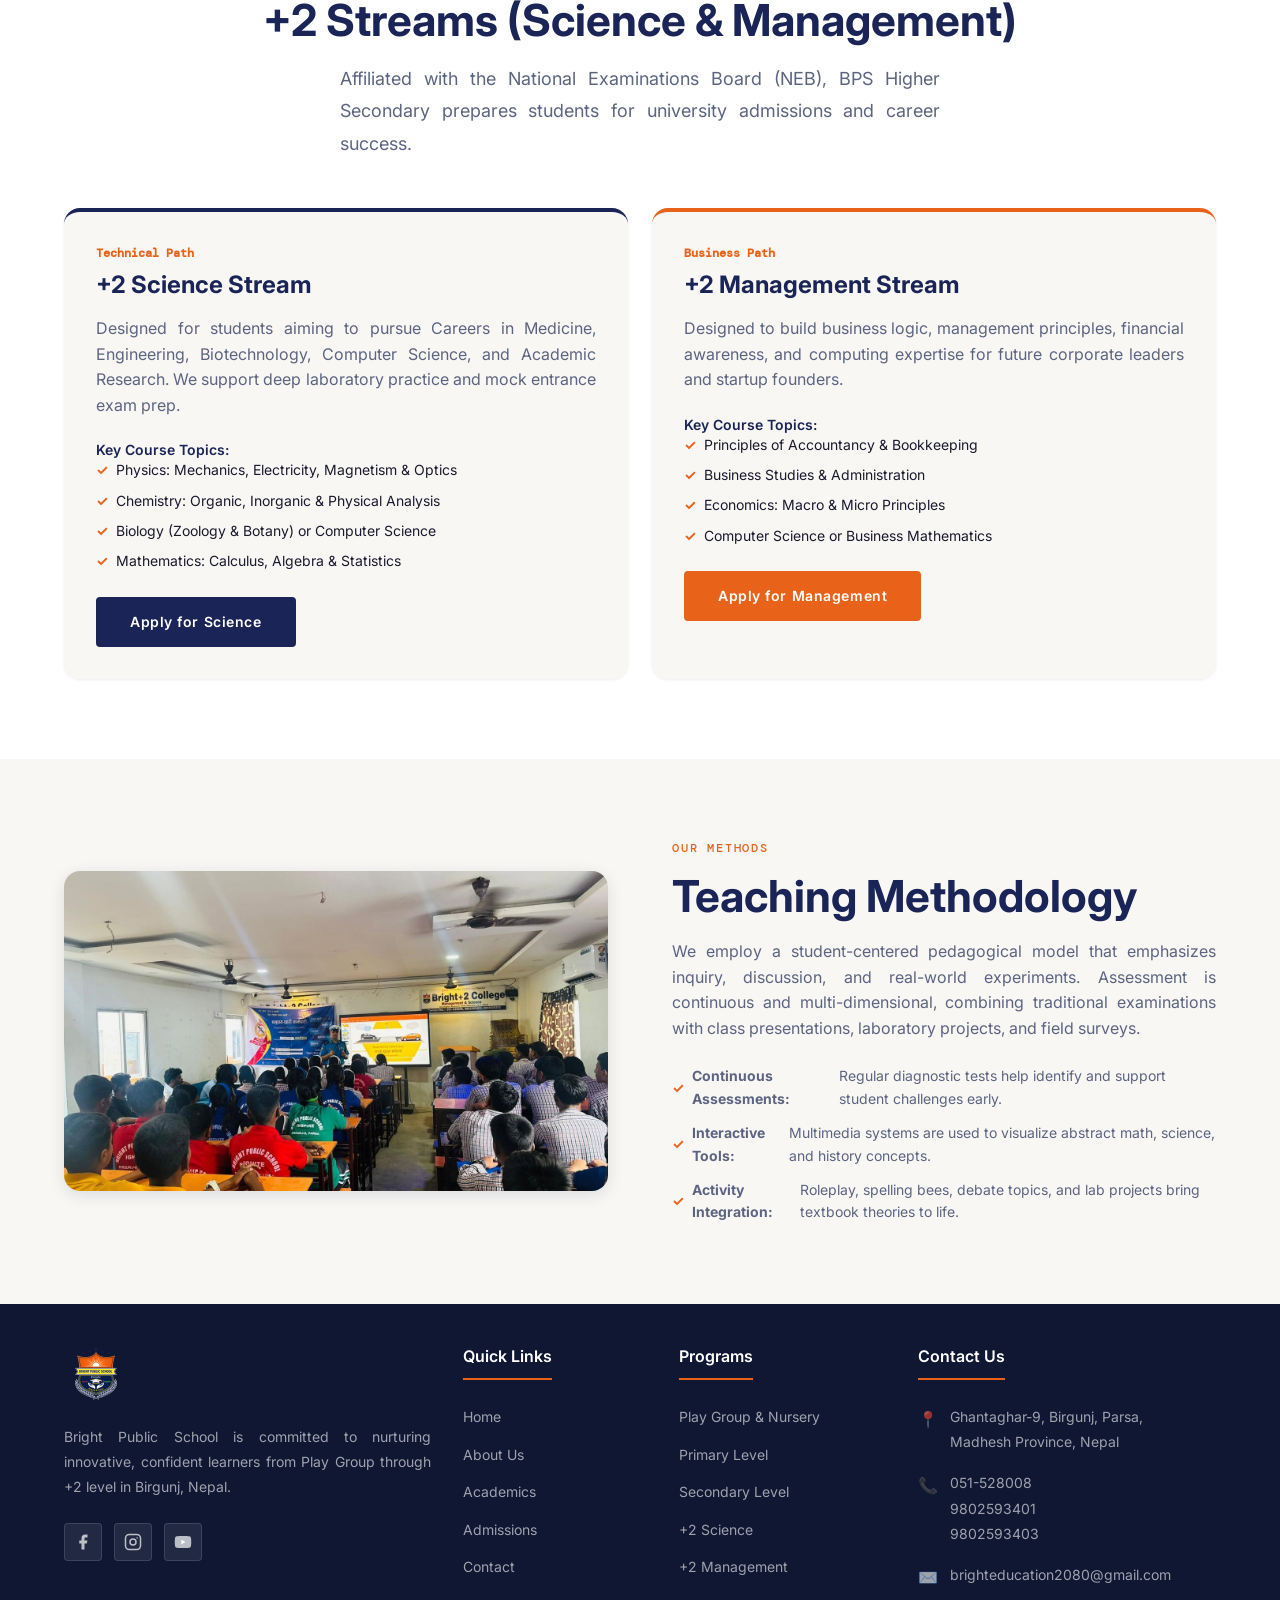
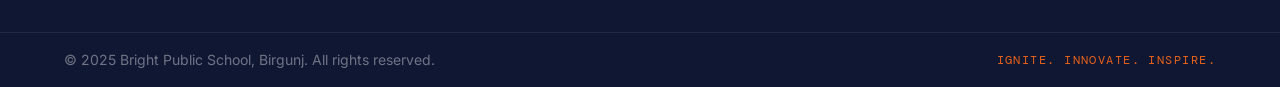
<file: academics.html>
<!DOCTYPE html>
<html lang="en">
<head>
  <meta charset="UTF-8">
  <meta name="viewport" content="width=device-width, initial-scale=1.0">
  <title>Academics — Bright Public School, Birgunj</title>
  <meta name="description" content="Explore academic programs at Bright Public School — Play Group to +2 Science & Management. Student-centered curriculum in Birgunj, Nepal.">
  <link rel="icon" href="assets/logo/logo.png" type="image/png">

  <!-- CSS Architecture -->
  <link rel="stylesheet" href="css/base.css">
  <link rel="stylesheet" href="css/layout.css">
  <link rel="stylesheet" href="css/components.css">
  <link rel="stylesheet" href="css/pages.css">
  <link rel="stylesheet" href="css/utilities.css">
  <link rel="stylesheet" href="css/animations.css">
</head>
<body>

  <!-- NAVBAR -->
  <header class="navbar" id="navbar">
    <div class="container navbar__inner">
      <a href="index.html" class="navbar__brand">
        <img src="assets/logo/logo.png" alt="Bright Public School" class="navbar__logo">
        <div class="navbar__brand-text">
          <span class="navbar__school-name">Bright Public School</span>
          <span class="navbar__tagline">Ignite. Innovate. Inspire.</span>
        </div>
      </a>

      <nav class="navbar__nav">
        <ul class="navbar__links">
          <li><a href="index.html" class="navbar__link">Home</a></li>
          <li class="navbar__dropdown">
            <a href="about.html" class="navbar__link">About <span class="dropdown-arrow">▾</span></a>
            <ul class="navbar__submenu">
              <li><a href="about.html#vision">Vision &amp; Mission</a></li>
              <li><a href="about.html#principal">Principal's Message</a></li>
              <li><a href="about.html#values">Core Values</a></li>
              <li><a href="about.html#facilities">Facilities</a></li>
            </ul>
          </li>
          <li class="navbar__dropdown">
            <a href="academics.html" class="navbar__link">Academics <span class="dropdown-arrow">▾</span></a>
            <ul class="navbar__submenu">
              <li><a href="academics.html#programs">Programs</a></li>
              <li><a href="academics.html#curriculum">Curriculum</a></li>
              <li><a href="academics.html#plus2">+2 Science &amp; Management</a></li>
            </ul>
          </li>
          <li><a href="faculty.html" class="navbar__link">Faculty</a></li>
          <li><a href="gallery.html" class="navbar__link">Gallery</a></li>
          <li><a href="news.html" class="navbar__link">News</a></li>
          <li><a href="contact.html" class="navbar__link">Contact</a></li>
        </ul>
      </nav>

      <div class="navbar__actions">
        <a href="admissions.html" class="btn btn-primary navbar__cta">Apply Now</a>
        <button class="navbar__hamburger" id="hamburger" aria-label="Toggle menu">
          <span></span><span></span><span></span>
        </button>
      </div>
    </div>

    <!-- Mobile Menu -->
    <div class="navbar__mobile" id="mobileMenu">
      <ul class="navbar__mobile-links">
        <li><a href="index.html">Home</a></li>
        <li><a href="about.html">About</a></li>
        <li><a href="academics.html">Academics</a></li>
        <li><a href="faculty.html">Faculty</a></li>
        <li><a href="gallery.html">Gallery</a></li>
        <li><a href="news.html">News</a></li>
        <li><a href="contact.html">Contact</a></li>
        <li><a href="admissions.html" class="mobile-cta">Apply Now</a></li>
      </ul>
    </div>
  </header>

  <!-- PAGE HEADER -->
  <section class="page-header">
    <div class="container page-header__content">
      <h1 class="page-header__title font-display">Academic Programs</h1>
      <div class="page-header__breadcrumbs">
        <a href="index.html">Home</a> &nbsp;▸&nbsp; Academics
      </div>
    </div>
  </section>

  <main>
    <!-- INTRODUCTION TO ACADEMICS -->
    <section class="section section--white reveal">
      <div class="container two-col">
        <div>
          <span class="section-label">Academic Philosophy</span>
          <h2 class="section-title">Concept-Oriented &amp; Student-Focused</h2>
          <p class="text-muted mb-4">At Bright Public School, our curricula are tailored to transition students smoothly from basic sensory discovery to advanced science experiments and business principles. We prioritize active conceptual learning over rote memorization.</p>
          <p class="text-muted">By keeping student groups small, our experienced educators can check individual progress regularly, adapt lessons, and involve parents in student progress reports.</p>
        </div>
        <div class="img-zoom rounded-lg shadow-md" style="height: 300px;">
          <img class="img-cover" src="assets/classrooms/classroom 2.jpg" alt="Active student lesson discussion">
        </div>
      </div>
    </section>

    <!-- PROGRAMS OFFERED SECTION -->
    <section id="programs" class="section section--surface reveal">
      <div class="container">
        <div class="section-header section-header--center">
          <span class="section-label">Grades PG to IX</span>
          <h2 class="section-title">Our Schooling Levels</h2>
          <p class="section-subtitle">A step-by-step learning progression designed for emotional safety, character building, and academic success.</p>
        </div>

        <div class="grid grid--3 mt-12">
          <!-- PG & Kindergarten -->
          <div class="program-card program-card--orange">
            <h3 class="program-card__title">Play Group &amp; Kindergarten</h3>
            <p class="program-card__desc">Focus on early speech, sensory games, motor skills, social behavior, and introduction to basic letters and numbers in a welcoming play space.</p>
            <ul class="program-card__features">
              <li>Play-based games</li>
              <li>Storytelling &amp; songs</li>
              <li>Creative drawing sessions</li>
            </ul>
          </div>
          <!-- Primary Level -->
          <div class="program-card">
            <h3 class="program-card__title">Primary Level (Class I - V)</h3>
            <p class="program-card__desc">Introduction to reading, writing, mathematics, environment studies, and computers, developing reading habits and critical logic.</p>
            <ul class="program-card__features">
              <li>Basic mathematics skills</li>
              <li>Language skills (English/Nepali)</li>
              <li>Introductory computer labs</li>
            </ul>
          </div>
          <!-- Secondary Level -->
          <div class="program-card program-card--orange">
            <h3 class="program-card__title">Secondary (Class VI - IX)</h3>
            <p class="program-card__desc">Advanced studies in general science, mathematics, computer science, and social sciences to prepare students for national level testing.</p>
            <ul class="program-card__features">
              <li>Science laboratory exercises</li>
              <li>Independent project tasks</li>
              <li>Leadership training activities</li>
            </ul>
          </div>
        </div>
      </div>
    </section>

    <!-- PLUS 2 SCIENCE & MANAGEMENT SECTION -->
    <section id="plus2" class="section section--white reveal">
      <div class="container">
        <div class="section-header section-header--center">
          <span class="section-label">Higher Secondary Streams</span>
          <h2 class="section-title">+2 Streams (Science &amp; Management)</h2>
          <p class="section-subtitle">Affiliated with the National Examinations Board (NEB), BPS Higher Secondary prepares students for university admissions and career success.</p>
        </div>

        <div class="grid grid--2 mt-12">
          <!-- Science Details -->
          <div class="p-8 bg-surface rounded-lg shadow-sm border-top" style="border-top: 4px solid var(--color-navy);">
            <span class="text-orange font-mono text-xs font-bold uppercase tracking-wider block mb-2">Technical Path</span>
            <h3 class="text-navy font-display text-2xl font-bold mb-4">+2 Science Stream</h3>
            <p class="text-muted mb-6">Designed for students aiming to pursue Careers in Medicine, Engineering, Biotechnology, Computer Science, and Academic Research. We support deep laboratory practice and mock entrance exam prep.</p>
            <h4 class="font-semibold text-navy text-sm mb-3">Key Course Topics:</h4>
            <ul class="program-card__features mb-6">
              <li>Physics: Mechanics, Electricity, Magnetism &amp; Optics</li>
              <li>Chemistry: Organic, Inorganic &amp; Physical Analysis</li>
              <li>Biology (Zoology &amp; Botany) or Computer Science</li>
              <li>Mathematics: Calculus, Algebra &amp; Statistics</li>
            </ul>
            <a href="admissions.html" class="btn btn-navy">Apply for Science</a>
          </div>

          <!-- Management Details -->
          <div class="p-8 bg-surface rounded-lg shadow-sm border-top" style="border-top: 4px solid var(--color-orange);">
            <span class="text-orange font-mono text-xs font-bold uppercase tracking-wider block mb-2">Business Path</span>
            <h3 class="text-navy font-display text-2xl font-bold mb-4">+2 Management Stream</h3>
            <p class="text-muted mb-6">Designed to build business logic, management principles, financial awareness, and computing expertise for future corporate leaders and startup founders.</p>
            <h4 class="font-semibold text-navy text-sm mb-3">Key Course Topics:</h4>
            <ul class="program-card__features mb-6">
              <li>Principles of Accountancy &amp; Bookkeeping</li>
              <li>Business Studies &amp; Administration</li>
              <li>Economics: Macro &amp; Micro Principles</li>
              <li>Computer Science or Business Mathematics</li>
            </ul>
            <a href="admissions.html" class="btn btn-primary">Apply for Management</a>
          </div>
        </div>
      </div>
    </section>

    <!-- TEACHING APPROACH SECTION -->
    <section id="curriculum" class="section section--surface reveal">
      <div class="container two-col">
        <div class="img-zoom rounded-lg shadow-md" style="height: 320px;">
          <img class="img-cover" src="assets/classrooms/classroom 2.jpg" alt="Teacher explaining topic to class">
        </div>
        <div>
          <span class="section-label">Our Methods</span>
          <h2 class="section-title">Teaching Methodology</h2>
          <p class="text-muted mb-6">We employ a student-centered pedagogical model that emphasizes inquiry, discussion, and real-world experiments. Assessment is continuous and multi-dimensional, combining traditional examinations with class presentations, laboratory projects, and field surveys.</p>
          <ul class="program-card__features" style="display: flex; flex-direction: column; gap: var(--space-3);">
            <li class="text-muted"><strong>Continuous Assessments:</strong> Regular diagnostic tests help identify and support student challenges early.</li>
            <li class="text-muted"><strong>Interactive Tools:</strong> Multimedia systems are used to visualize abstract math, science, and history concepts.</li>
            <li class="text-muted"><strong>Activity Integration:</strong> Roleplay, spelling bees, debate topics, and lab projects bring textbook theories to life.</li>
          </ul>
        </div>
      </div>
    </section>
  </main>

  <!-- FOOTER -->
  <footer class="footer">
    <div class="footer__top">
      <div class="container footer__grid">
        <!-- Col 1: Brand -->
        <div class="footer__brand">
          <img src="assets/logo/logo.png" alt="BPS Logo" class="footer__logo">
          <p class="footer__about">
            Bright Public School is committed to nurturing innovative, confident learners from Play Group through +2 level in Birgunj, Nepal.
          </p>
          <div class="footer__social">
            <a href="https://facebook.com/p/Bright-Public-School-61556083547734" target="_blank" class="footer__social-link" aria-label="Facebook">
              <svg width="18" height="18" viewBox="0 0 24 24" fill="currentColor">
                <path d="M18 2h-3a5 5 0 0 0-5 5v3H7v4h3v8h4v-8h3l1-4h-4V7a1 1 0 0 1 1-1h3z"/>
              </svg>
            </a>
            <a href="https://www.instagram.com/bright__college/" target="_blank" class="footer__social-link" aria-label="Instagram">
              <svg width="18" height="18" viewBox="0 0 24 24" fill="none" stroke="currentColor" stroke-width="2">
                <rect x="2" y="2" width="20" height="20" rx="5" ry="5"/>
                <circle cx="12" cy="12" r="4"/>
                <circle cx="17.5" cy="6.5" r="1" fill="currentColor" stroke="none"/>
              </svg>
            </a>
            <a href="https://www.youtube.com/watch?v=qFYU1nmPurM" target="_blank" class="footer__social-link" aria-label="YouTube">
              <svg width="18" height="18" viewBox="0 0 24 24" fill="currentColor">
                <path d="M22.54 6.42a2.78 2.78 0 0 0-1.95-1.96C18.88 4 12 4 12 4s-6.88 0-8.59.46A2.78 2.78 0 0 0 1.46 6.42 29 29 0 0 0 1 12a29 29 0 0 0 .46 5.58A2.78 2.78 0 0 0 3.41 19.6C5.12 20 12 20 12 20s6.88 0 8.59-.46a2.78 2.78 0 0 0 1.95-1.95A29 29 0 0 0 23 12a29 29 0 0 0-.46-5.58z"/>
                <polygon points="9.75 15.02 15.5 12 9.75 8.98 9.75 15.02" fill="white"/>
              </svg>
            </a>
          </div>
        </div>

        <!-- Col 2: Quick Links -->
        <div class="footer__col">
          <h4 class="footer__heading">Quick Links</h4>
          <ul class="footer__links">
            <li><a href="index.html">Home</a></li>
            <li><a href="about.html">About Us</a></li>
            <li><a href="academics.html">Academics</a></li>
            <li><a href="faculty.html">Our Faculty</a></li>
            <li><a href="gallery.html">Gallery</a></li>
            <li><a href="news.html">News &amp; Events</a></li>
            <li><a href="admissions.html">Admissions</a></li>
            <li><a href="contact.html">Contact</a></li>
          </ul>
        </div>

        <!-- Col 3: Programs -->
        <div class="footer__col">
          <h4 class="footer__heading">Programs</h4>
          <ul class="footer__links">
            <li><a href="academics.html#programs">Play Group &amp; Nursery</a></li>
            <li><a href="academics.html#programs">Kindergarten</a></li>
            <li><a href="academics.html#programs">Primary Level</a></li>
            <li><a href="academics.html#programs">Lower Secondary</a></li>
            <li><a href="academics.html#programs">Secondary Level</a></li>
            <li><a href="academics.html#plus2">+2 Science</a></li>
            <li><a href="academics.html#plus2">+2 Management</a></li>
          </ul>
        </div>

        <!-- Col 4: Contact -->
        <div class="footer__col">
          <h4 class="footer__heading">Contact Us</h4>
          <ul class="footer__contact">
            <li>
              <span class="footer__contact-icon">📍</span>
              <span>Ghantaghar-9, Birgunj, Parsa,<br>Madhesh Province, Nepal</span>
            </li>
            <li>
              <span class="footer__contact-icon">📞</span>
              <div>
                <a href="tel:051528008">051-528008</a><br>
                <a href="tel:9802593401">9802593401</a><br>
                <a href="tel:9802593403">9802593403</a>
              </div>
            </li>
            <li>
              <span class="footer__contact-icon">✉️</span>
              <a href="mailto:brighteducation2080@gmail.com">brighteducation2080@gmail.com</a>
            </li>
          </ul>
        </div>
      </div>
    </div>

    <div class="footer__bottom">
      <div class="container footer__bottom-inner">
        <p class="footer__copy">
          &copy; 2025 Bright Public School, Birgunj. All rights reserved.
        </p>
        <p class="footer__motto font-mono">Ignite. Innovate. Inspire.</p>
      </div>
    </div>
  </footer>

  <nav class="mobile-bottom-nav" aria-label="Mobile quick navigation">
    <a href="index.html" class="mobile-bottom-nav__link">
      <span class="mobile-bottom-nav__icon">⌂</span>
      <span>Home</span>
    </a>
    <a href="about.html#facilities" class="mobile-bottom-nav__link">
      <span class="mobile-bottom-nav__icon">⌬</span>
      <span>Facilities</span>
    </a>
    <a href="faculty.html" class="mobile-bottom-nav__link">
      <span class="mobile-bottom-nav__icon">♙</span>
      <span>Faculty</span>
    </a>
    <a href="admissions.html" class="mobile-bottom-nav__link">
      <span class="mobile-bottom-nav__icon">☰</span>
      <span>Apply</span>
    </a>
  </nav>

  <!-- JS Architecture -->
  <script src="js/utils.js"></script>
  <script src="js/navbar.js"></script>
  <script src="js/animations.js"></script>
  <script src="js/lazyload.js"></script>
  <script src="js/main.js"></script>
</body>
</html>
</file>
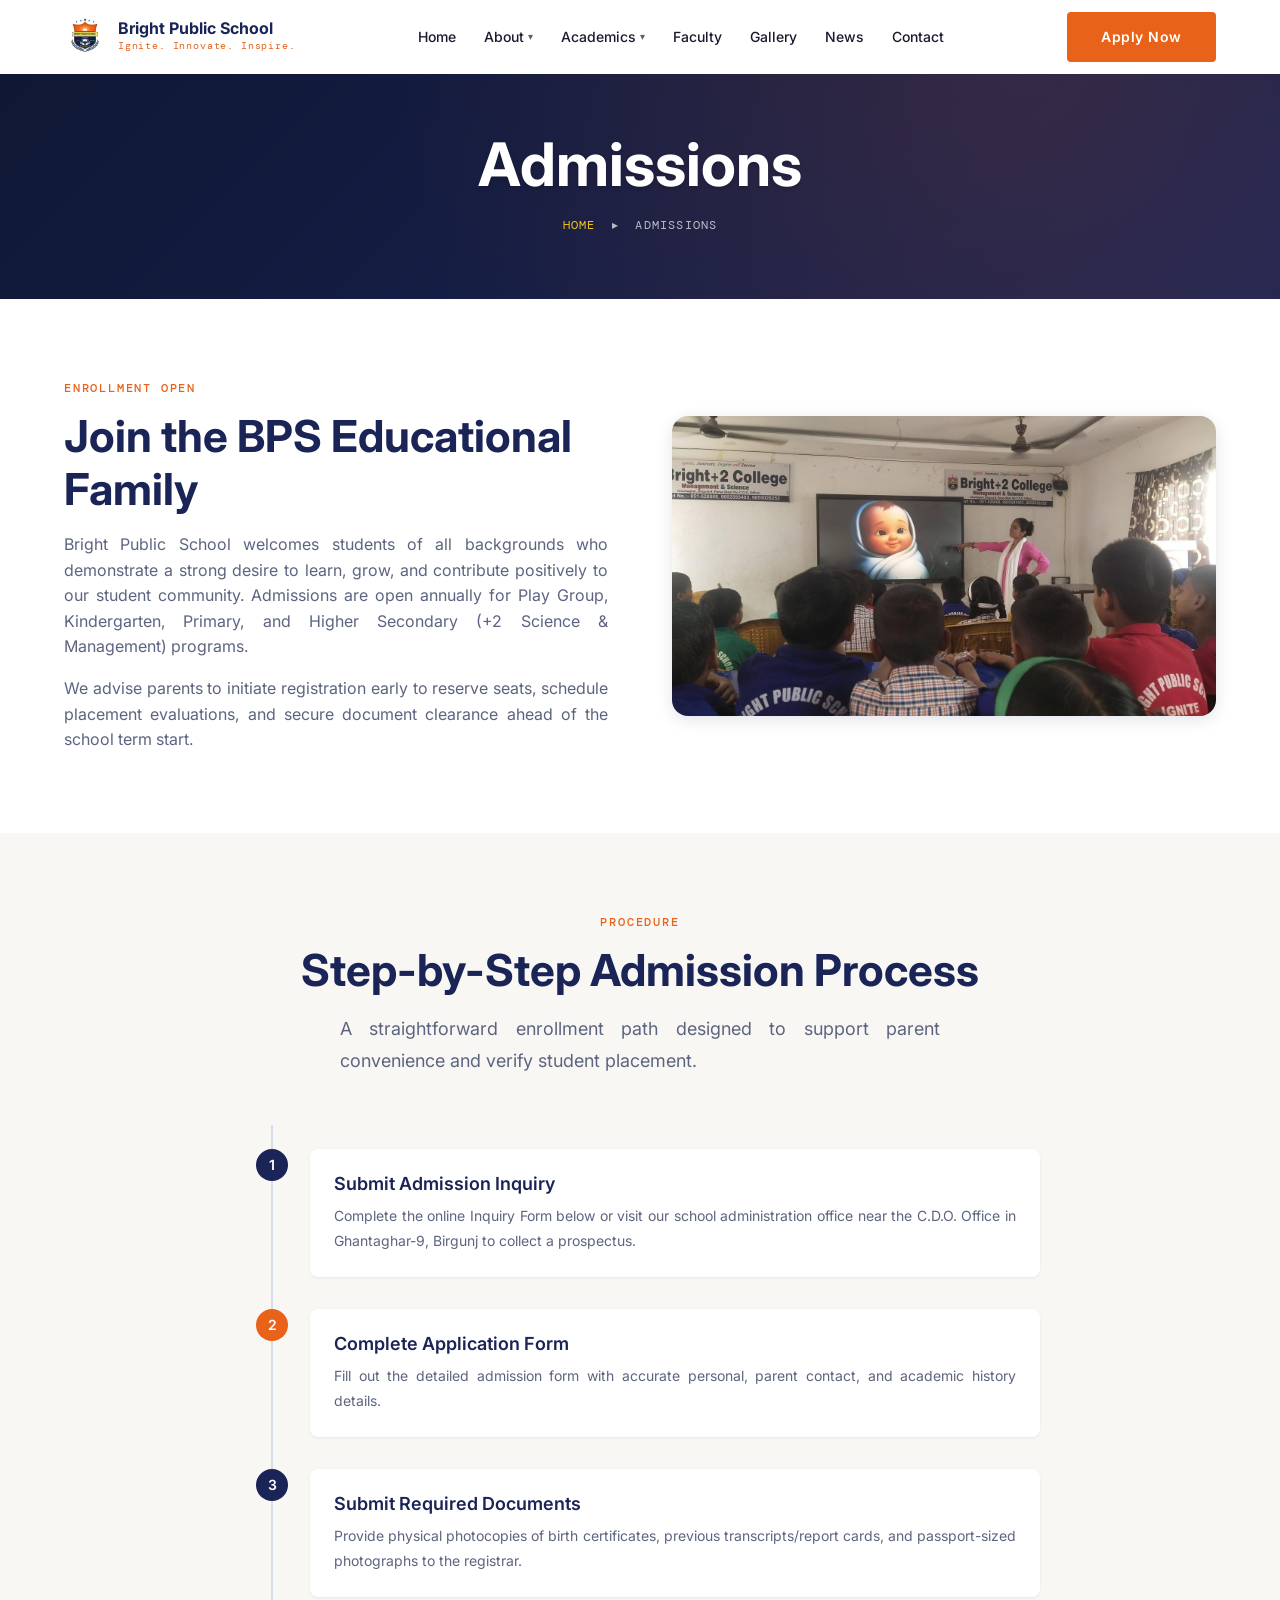
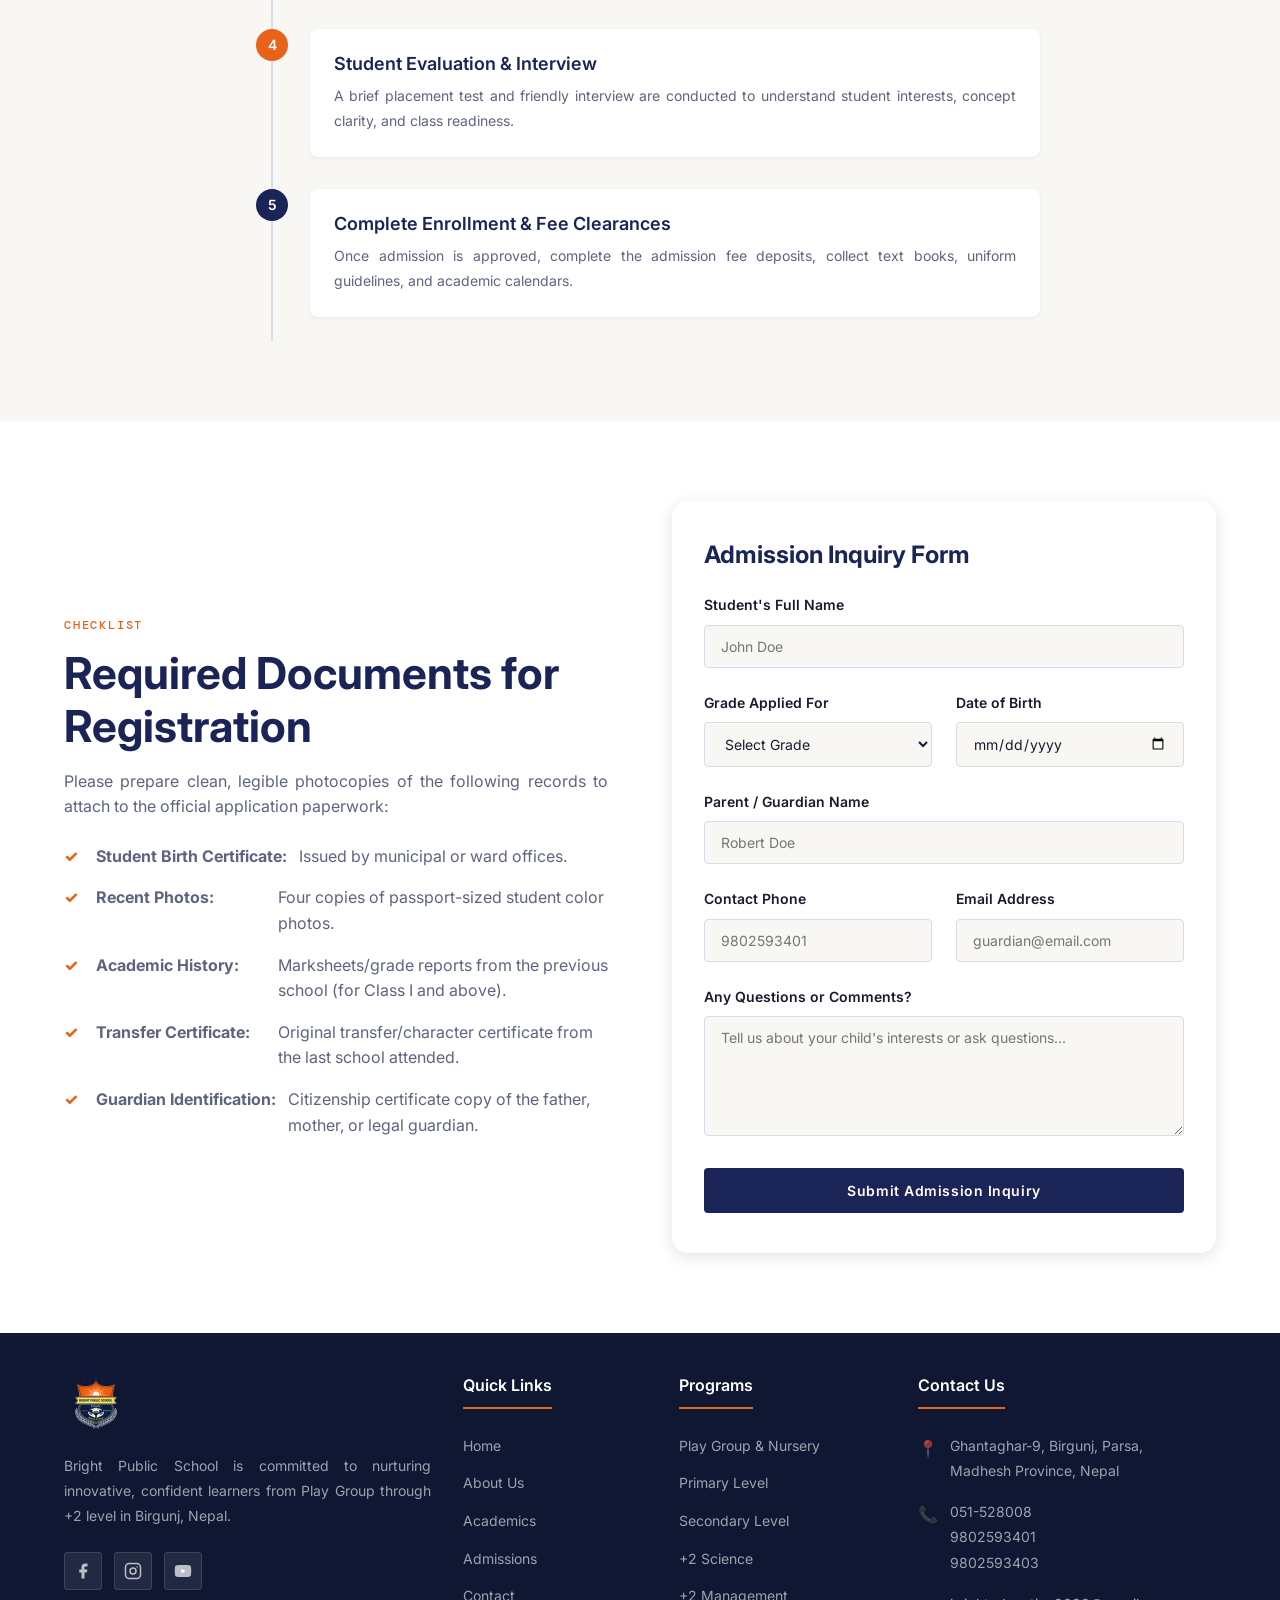
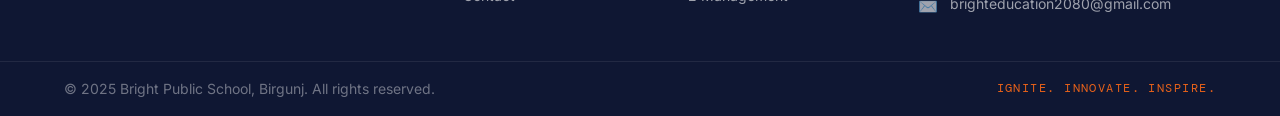
<file: admissions.html>
<!DOCTYPE html>
<html lang="en">
<head>
  <meta charset="UTF-8">
  <meta name="viewport" content="width=device-width, initial-scale=1.0">
  <title>Admissions — Bright Public School, Birgunj</title>
  <meta name="description" content="Apply for admission to Bright Public School. Learn about the admission process, required documents, and enrollment for all programs.">
  <link rel="icon" href="assets/logo/logo.png" type="image/png">

  <!-- CSS Architecture -->
  <link rel="stylesheet" href="css/base.css">
  <link rel="stylesheet" href="css/layout.css">
  <link rel="stylesheet" href="css/components.css">
  <link rel="stylesheet" href="css/pages.css">
  <link rel="stylesheet" href="css/utilities.css">
  <link rel="stylesheet" href="css/animations.css">
</head>
<body>

  <!-- NAVBAR -->
  <header class="navbar" id="navbar">
    <div class="container navbar__inner">
      <a href="index.html" class="navbar__brand">
        <img src="assets/logo/logo.png" alt="Bright Public School" class="navbar__logo">
        <div class="navbar__brand-text">
          <span class="navbar__school-name">Bright Public School</span>
          <span class="navbar__tagline">Ignite. Innovate. Inspire.</span>
        </div>
      </a>

      <nav class="navbar__nav">
        <ul class="navbar__links">
          <li><a href="index.html" class="navbar__link">Home</a></li>
          <li class="navbar__dropdown">
            <a href="about.html" class="navbar__link">About <span class="dropdown-arrow">▾</span></a>
            <ul class="navbar__submenu">
              <li><a href="about.html#vision">Vision &amp; Mission</a></li>
              <li><a href="about.html#principal">Principal's Message</a></li>
              <li><a href="about.html#values">Core Values</a></li>
              <li><a href="about.html#facilities">Facilities</a></li>
            </ul>
          </li>
          <li class="navbar__dropdown">
            <a href="academics.html" class="navbar__link">Academics <span class="dropdown-arrow">▾</span></a>
            <ul class="navbar__submenu">
              <li><a href="academics.html#programs">Programs</a></li>
              <li><a href="academics.html#curriculum">Curriculum</a></li>
              <li><a href="academics.html#plus2">+2 Science &amp; Management</a></li>
            </ul>
          </li>
          <li><a href="faculty.html" class="navbar__link">Faculty</a></li>
          <li><a href="gallery.html" class="navbar__link">Gallery</a></li>
          <li><a href="news.html" class="navbar__link">News</a></li>
          <li><a href="contact.html" class="navbar__link">Contact</a></li>
        </ul>
      </nav>

      <div class="navbar__actions">
        <a href="admissions.html" class="btn btn-primary navbar__cta">Apply Now</a>
        <button class="navbar__hamburger" id="hamburger" aria-label="Toggle menu">
          <span></span><span></span><span></span>
        </button>
      </div>
    </div>

    <!-- Mobile Menu -->
    <div class="navbar__mobile" id="mobileMenu">
      <ul class="navbar__mobile-links">
        <li><a href="index.html">Home</a></li>
        <li><a href="about.html">About</a></li>
        <li><a href="academics.html">Academics</a></li>
        <li><a href="faculty.html">Faculty</a></li>
        <li><a href="gallery.html">Gallery</a></li>
        <li><a href="news.html">News</a></li>
        <li><a href="contact.html">Contact</a></li>
        <li><a href="admissions.html" class="mobile-cta">Apply Now</a></li>
      </ul>
    </div>
  </header>

  <!-- PAGE HEADER -->
  <section class="page-header">
    <div class="container page-header__content">
      <h1 class="page-header__title font-display">Admissions</h1>
      <div class="page-header__breadcrumbs">
        <a href="index.html">Home</a> &nbsp;▸&nbsp; Admissions
      </div>
    </div>
  </section>

  <main>
    <!-- ADMISSION POLICY -->
    <section class="section section--white reveal">
      <div class="container two-col">
        <div>
          <span class="section-label">Enrollment Open</span>
          <h2 class="section-title">Join the BPS Educational Family</h2>
          <p class="text-muted mb-4">Bright Public School welcomes students of all backgrounds who demonstrate a strong desire to learn, grow, and contribute positively to our student community. Admissions are open annually for Play Group, Kindergarten, Primary, and Higher Secondary (+2 Science & Management) programs.</p>
          <p class="text-muted">We advise parents to initiate registration early to reserve seats, schedule placement evaluations, and secure document clearance ahead of the school term start.</p>
        </div>
        <div class="img-zoom rounded-lg shadow-md" style="height: 300px;">
          <img class="img-cover" src="assets/students/students (1).jpg" alt="Students studying together in library">
        </div>
      </div>
    </section>

    <!-- ADMISSION PROCESS TIMELINE -->
    <section class="section section--surface reveal">
      <div class="container">
        <div class="section-header section-header--center">
          <span class="section-label">Procedure</span>
          <h2 class="section-title">Step-by-Step Admission Process</h2>
          <p class="section-subtitle">A straightforward enrollment path designed to support parent convenience and verify student placement.</p>
        </div>

        <div class="timeline mt-12">
          <!-- Step 1 -->
          <div class="timeline-item">
            <div class="timeline-badge">1</div>
            <div class="timeline-panel">
              <h3 class="timeline-title">Submit Admission Inquiry</h3>
              <p class="timeline-desc">Complete the online Inquiry Form below or visit our school administration office near the C.D.O. Office in Ghantaghar-9, Birgunj to collect a prospectus.</p>
            </div>
          </div>
          <!-- Step 2 -->
          <div class="timeline-item">
            <div class="timeline-badge">2</div>
            <div class="timeline-panel">
              <h3 class="timeline-title">Complete Application Form</h3>
              <p class="timeline-desc">Fill out the detailed admission form with accurate personal, parent contact, and academic history details.</p>
            </div>
          </div>
          <!-- Step 3 -->
          <div class="timeline-item">
            <div class="timeline-badge">3</div>
            <div class="timeline-panel">
              <h3 class="timeline-title">Submit Required Documents</h3>
              <p class="timeline-desc">Provide physical photocopies of birth certificates, previous transcripts/report cards, and passport-sized photographs to the registrar.</p>
            </div>
          </div>
          <!-- Step 4 -->
          <div class="timeline-item">
            <div class="timeline-badge">4</div>
            <div class="timeline-panel">
              <h3 class="timeline-title">Student Evaluation &amp; Interview</h3>
              <p class="timeline-desc">A brief placement test and friendly interview are conducted to understand student interests, concept clarity, and class readiness.</p>
            </div>
          </div>
          <!-- Step 5 -->
          <div class="timeline-item">
            <div class="timeline-badge">5</div>
            <div class="timeline-panel">
              <h3 class="timeline-title">Complete Enrollment &amp; Fee Clearances</h3>
              <p class="timeline-desc">Once admission is approved, complete the admission fee deposits, collect text books, uniform guidelines, and academic calendars.</p>
            </div>
          </div>
        </div>
      </div>
    </section>

    <!-- REQUIRED DOCUMENTS & REGISTRATION SECTION -->
    <section class="section section--white reveal">
      <div class="container two-col">
        <div>
          <span class="section-label">Checklist</span>
          <h2 class="section-title">Required Documents for Registration</h2>
          <p class="text-muted mb-6">Please prepare clean, legible photocopies of the following records to attach to the official application paperwork:</p>
          <ul class="admission-doc-list">
            <li>
              <strong>Student Birth Certificate:</strong>
              <span>Issued by municipal or ward offices.</span>
            </li>
            <li>
              <strong>Recent Photos:</strong>
              <span>Four copies of passport-sized student color photos.</span>
            </li>
            <li>
              <strong>Academic History:</strong>
              <span>Marksheets/grade reports from the previous school (for Class I and above).</span>
            </li>
            <li>
              <strong>Transfer Certificate:</strong>
              <span>Original transfer/character certificate from the last school attended.</span>
            </li>
            <li>
              <strong>Guardian Identification:</strong>
              <span>Citizenship certificate copy of the father, mother, or legal guardian.</span>
            </li>
          </ul>
        </div>
        
        <!-- INQUIRY FORM CARD -->
        <div class="form-card">
          <h3 class="text-navy font-display text-2xl font-bold mb-6">Admission Inquiry Form</h3>
          <form action="#" method="POST" id="inquiryForm" onsubmit="event.preventDefault(); alert('Thank you! Your admission inquiry has been submitted. Our office will call you shortly.'); this.reset();">
            <div class="form-group">
              <label for="studentName" class="form-label">Student's Full Name</label>
              <input type="text" id="studentName" class="form-control" placeholder="John Doe" required>
            </div>
            
            <div class="form-row">
              <div class="form-group">
                <label for="gradeApplied" class="form-label">Grade Applied For</label>
                <select id="gradeApplied" class="form-control" required>
                  <option value="" disabled selected>Select Grade</option>
                  <option value="PG">Play Group / Nursery</option>
                  <option value="KG">LKG / UKG</option>
                  <option value="1-5">Primary (Class 1-5)</option>
                  <option value="6-8">Lower Secondary (Class 6-8)</option>
                  <option value="9">Secondary (Class 9)</option>
                  <option value="science">+2 Science</option>
                  <option value="management">+2 Management</option>
                </select>
              </div>
              <div class="form-group">
                <label for="studentDob" class="form-label">Date of Birth</label>
                <input type="date" id="studentDob" class="form-control" required>
              </div>
            </div>

            <div class="form-group">
              <label for="parentName" class="form-label">Parent / Guardian Name</label>
              <input type="text" id="parentName" class="form-control" placeholder="Robert Doe" required>
            </div>

            <div class="form-row">
              <div class="form-group">
                <label for="parentPhone" class="form-label">Contact Phone</label>
                <input type="tel" id="parentPhone" class="form-control" placeholder="9802593401" required>
              </div>
              <div class="form-group">
                <label for="parentEmail" class="form-label">Email Address</label>
                <input type="email" id="parentEmail" class="form-control" placeholder="guardian@email.com">
              </div>
            </div>

            <div class="form-group">
              <label for="comments" class="form-label">Any Questions or Comments?</label>
              <textarea id="comments" class="form-control" placeholder="Tell us about your child's interests or ask questions..."></textarea>
            </div>

            <button type="submit" class="btn btn-navy w-full text-center flex--center">Submit Admission Inquiry</button>
          </form>
        </div>
      </div>
    </section>
  </main>

  <!-- FOOTER -->
  <footer class="footer">
    <div class="footer__top">
      <div class="container footer__grid">
        <!-- Col 1: Brand -->
        <div class="footer__brand">
          <img src="assets/logo/logo.png" alt="BPS Logo" class="footer__logo">
          <p class="footer__about">
            Bright Public School is committed to nurturing innovative, confident learners from Play Group through +2 level in Birgunj, Nepal.
          </p>
          <div class="footer__social">
            <a href="https://facebook.com/p/Bright-Public-School-61556083547734" target="_blank" class="footer__social-link" aria-label="Facebook">
              <svg width="18" height="18" viewBox="0 0 24 24" fill="currentColor">
                <path d="M18 2h-3a5 5 0 0 0-5 5v3H7v4h3v8h4v-8h3l1-4h-4V7a1 1 0 0 1 1-1h3z"/>
              </svg>
            </a>
            <a href="https://www.instagram.com/bright__college/" target="_blank" class="footer__social-link" aria-label="Instagram">
              <svg width="18" height="18" viewBox="0 0 24 24" fill="none" stroke="currentColor" stroke-width="2">
                <rect x="2" y="2" width="20" height="20" rx="5" ry="5"/>
                <circle cx="12" cy="12" r="4"/>
                <circle cx="17.5" cy="6.5" r="1" fill="currentColor" stroke="none"/>
              </svg>
            </a>
            <a href="https://www.youtube.com/watch?v=qFYU1nmPurM" target="_blank" class="footer__social-link" aria-label="YouTube">
              <svg width="18" height="18" viewBox="0 0 24 24" fill="currentColor">
                <path d="M22.54 6.42a2.78 2.78 0 0 0-1.95-1.96C18.88 4 12 4 12 4s-6.88 0-8.59.46A2.78 2.78 0 0 0 1.46 6.42 29 29 0 0 0 1 12a29 29 0 0 0 .46 5.58A2.78 2.78 0 0 0 3.41 19.6C5.12 20 12 20 12 20s6.88 0 8.59-.46a2.78 2.78 0 0 0 1.95-1.95A29 29 0 0 0 23 12a29 29 0 0 0-.46-5.58z"/>
                <polygon points="9.75 15.02 15.5 12 9.75 8.98 9.75 15.02" fill="white"/>
              </svg>
            </a>
          </div>
        </div>

        <!-- Col 2: Quick Links -->
        <div class="footer__col">
          <h4 class="footer__heading">Quick Links</h4>
          <ul class="footer__links">
            <li><a href="index.html">Home</a></li>
            <li><a href="about.html">About Us</a></li>
            <li><a href="academics.html">Academics</a></li>
            <li><a href="faculty.html">Our Faculty</a></li>
            <li><a href="gallery.html">Gallery</a></li>
            <li><a href="news.html">News &amp; Events</a></li>
            <li><a href="admissions.html">Admissions</a></li>
            <li><a href="contact.html">Contact</a></li>
          </ul>
        </div>

        <!-- Col 3: Programs -->
        <div class="footer__col">
          <h4 class="footer__heading">Programs</h4>
          <ul class="footer__links">
            <li><a href="academics.html#programs">Play Group &amp; Nursery</a></li>
            <li><a href="academics.html#programs">Kindergarten</a></li>
            <li><a href="academics.html#programs">Primary Level</a></li>
            <li><a href="academics.html#programs">Lower Secondary</a></li>
            <li><a href="academics.html#programs">Secondary Level</a></li>
            <li><a href="academics.html#plus2">+2 Science</a></li>
            <li><a href="academics.html#plus2">+2 Management</a></li>
          </ul>
        </div>

        <!-- Col 4: Contact -->
        <div class="footer__col">
          <h4 class="footer__heading">Contact Us</h4>
          <ul class="footer__contact">
            <li>
              <span class="footer__contact-icon">📍</span>
              <span>Ghantaghar-9, Birgunj, Parsa,<br>Madhesh Province, Nepal</span>
            </li>
            <li>
              <span class="footer__contact-icon">📞</span>
              <div>
                <a href="tel:051528008">051-528008</a><br>
                <a href="tel:9802593401">9802593401</a><br>
                <a href="tel:9802593403">9802593403</a>
              </div>
            </li>
            <li>
              <span class="footer__contact-icon">✉️</span>
              <a href="mailto:brighteducation2080@gmail.com">brighteducation2080@gmail.com</a>
            </li>
          </ul>
        </div>
      </div>
    </div>

    <div class="footer__bottom">
      <div class="container footer__bottom-inner">
        <p class="footer__copy">
          &copy; 2025 Bright Public School, Birgunj. All rights reserved.
        </p>
        <p class="footer__motto font-mono">Ignite. Innovate. Inspire.</p>
      </div>
    </div>
  </footer>

  <nav class="mobile-bottom-nav" aria-label="Mobile quick navigation">
    <a href="index.html" class="mobile-bottom-nav__link">
      <span class="mobile-bottom-nav__icon">⌂</span>
      <span>Home</span>
    </a>
    <a href="about.html#facilities" class="mobile-bottom-nav__link">
      <span class="mobile-bottom-nav__icon">⌬</span>
      <span>Facilities</span>
    </a>
    <a href="faculty.html" class="mobile-bottom-nav__link">
      <span class="mobile-bottom-nav__icon">♙</span>
      <span>Faculty</span>
    </a>
    <a href="admissions.html" class="mobile-bottom-nav__link">
      <span class="mobile-bottom-nav__icon">☰</span>
      <span>Apply</span>
    </a>
  </nav>

  <!-- JS Architecture -->
  <script src="js/utils.js"></script>
  <script src="js/navbar.js"></script>
  <script src="js/animations.js"></script>
  <script src="js/lazyload.js"></script>
  <script src="js/main.js"></script>
</body>
</html>
</file>
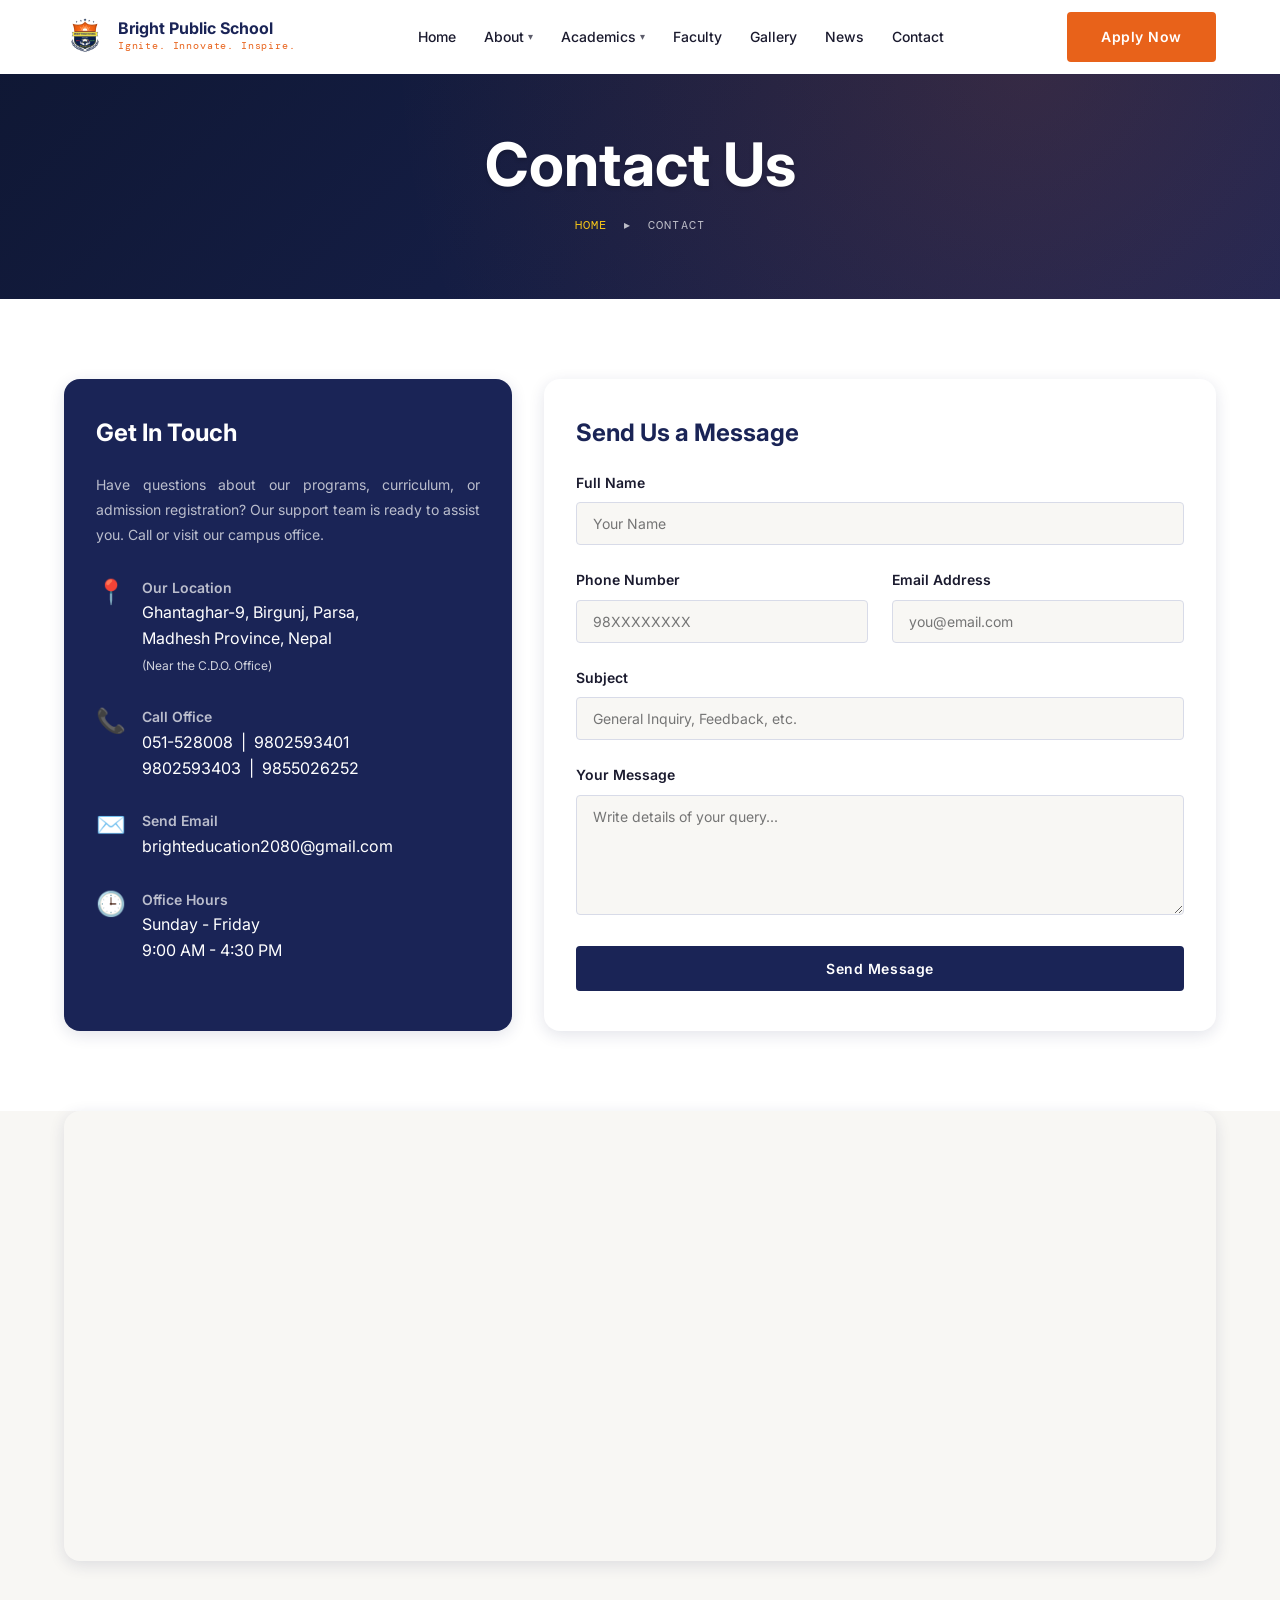
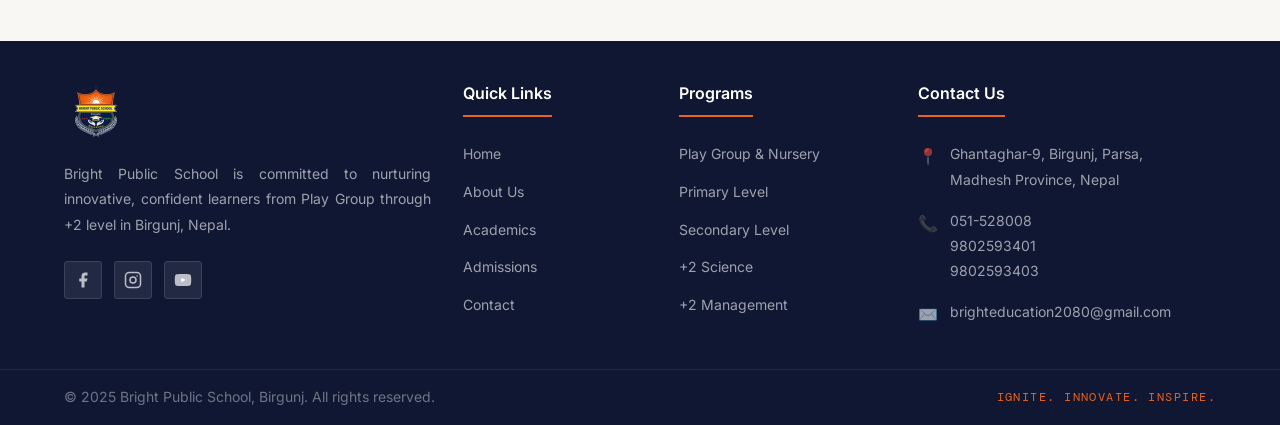
<file: contact.html>
<!DOCTYPE html>
<html lang="en">
<head>
  <meta charset="UTF-8">
  <meta name="viewport" content="width=device-width, initial-scale=1.0">
  <title>Contact Us — Bright Public School, Birgunj</title>
  <meta name="description" content="Get in touch with Bright Public School in Birgunj, Nepal. Find our phone numbers, email, location near the C.D.O. Office, and send an inquiry.">
  <link rel="icon" href="assets/logo/logo.png" type="image/png">

  <!-- CSS Architecture -->
  <link rel="stylesheet" href="css/base.css">
  <link rel="stylesheet" href="css/layout.css">
  <link rel="stylesheet" href="css/components.css">
  <link rel="stylesheet" href="css/pages.css">
  <link rel="stylesheet" href="css/utilities.css">
  <link rel="stylesheet" href="css/animations.css">
</head>
<body>

  <!-- NAVBAR -->
  <header class="navbar" id="navbar">
    <div class="container navbar__inner">
      <a href="index.html" class="navbar__brand">
        <img src="assets/logo/logo.png" alt="Bright Public School" class="navbar__logo">
        <div class="navbar__brand-text">
          <span class="navbar__school-name">Bright Public School</span>
          <span class="navbar__tagline">Ignite. Innovate. Inspire.</span>
        </div>
      </a>

      <nav class="navbar__nav">
        <ul class="navbar__links">
          <li><a href="index.html" class="navbar__link">Home</a></li>
          <li class="navbar__dropdown">
            <a href="about.html" class="navbar__link">About <span class="dropdown-arrow">▾</span></a>
            <ul class="navbar__submenu">
              <li><a href="about.html#vision">Vision &amp; Mission</a></li>
              <li><a href="about.html#principal">Principal's Message</a></li>
              <li><a href="about.html#values">Core Values</a></li>
              <li><a href="about.html#facilities">Facilities</a></li>
            </ul>
          </li>
          <li class="navbar__dropdown">
            <a href="academics.html" class="navbar__link">Academics <span class="dropdown-arrow">▾</span></a>
            <ul class="navbar__submenu">
              <li><a href="academics.html#programs">Programs</a></li>
              <li><a href="academics.html#curriculum">Curriculum</a></li>
              <li><a href="academics.html#plus2">+2 Science &amp; Management</a></li>
            </ul>
          </li>
          <li><a href="faculty.html" class="navbar__link">Faculty</a></li>
          <li><a href="gallery.html" class="navbar__link">Gallery</a></li>
          <li><a href="news.html" class="navbar__link">News</a></li>
          <li><a href="contact.html" class="navbar__link">Contact</a></li>
        </ul>
      </nav>

      <div class="navbar__actions">
        <a href="admissions.html" class="btn btn-primary navbar__cta">Apply Now</a>
        <button class="navbar__hamburger" id="hamburger" aria-label="Toggle menu">
          <span></span><span></span><span></span>
        </button>
      </div>
    </div>

    <!-- Mobile Menu -->
    <div class="navbar__mobile" id="mobileMenu">
      <ul class="navbar__mobile-links">
        <li><a href="index.html">Home</a></li>
        <li><a href="about.html">About</a></li>
        <li><a href="academics.html">Academics</a></li>
        <li><a href="faculty.html">Faculty</a></li>
        <li><a href="gallery.html">Gallery</a></li>
        <li><a href="news.html">News</a></li>
        <li><a href="contact.html">Contact</a></li>
        <li><a href="admissions.html" class="mobile-cta">Apply Now</a></li>
      </ul>
    </div>
  </header>

  <!-- PAGE HEADER -->
  <section class="page-header">
    <div class="container page-header__content">
      <h1 class="page-header__title font-display">Contact Us</h1>
      <div class="page-header__breadcrumbs">
        <a href="index.html">Home</a> &nbsp;▸&nbsp; Contact
      </div>
    </div>
  </section>

  <main>
    <!-- CONTACT INFO & FORM SECTION -->
    <section class="section section--white reveal">
      <div class="container contact-grid">
        
        <!-- Contact Details Card -->
        <div class="contact-info-card">
          <h3 class="font-display">Get In Touch</h3>
          <p class="mb-8" style="color: rgba(255,255,255,0.7); font-size: var(--text-sm); line-height: var(--leading-relaxed);">Have questions about our programs, curriculum, or admission registration? Our support team is ready to assist you. Call or visit our campus office.</p>
          
          <div class="contact-info-list">
            <!-- Address -->
            <div class="contact-info-item">
              <span class="icon">📍</span>
              <div>
                <h4>Our Location</h4>
                <p>Ghantaghar-9, Birgunj, Parsa,<br>Madhesh Province, Nepal<br><span style="font-size: var(--text-xs); opacity: 0.8;">(Near the C.D.O. Office)</span></p>
              </div>
            </div>
            <!-- Phones -->
            <div class="contact-info-item">
              <span class="icon">📞</span>
              <div>
                <h4>Call Office</h4>
                <p>
                  <a href="tel:051528008">051-528008</a> &nbsp;|&nbsp; 
                  <a href="tel:9802593401">9802593401</a><br>
                  <a href="tel:9802593403">9802593403</a> &nbsp;|&nbsp; 
                  <a href="tel:9855026252">9855026252</a>
                </p>
              </div>
            </div>
            <!-- Email -->
            <div class="contact-info-item">
              <span class="icon">✉️</span>
              <div>
                <h4>Send Email</h4>
                <p><a href="mailto:brighteducation2080@gmail.com">brighteducation2080@gmail.com</a></p>
              </div>
            </div>
            <!-- Hours -->
            <div class="contact-info-item">
              <span class="icon">🕒</span>
              <div>
                <h4>Office Hours</h4>
                <p>Sunday - Friday<br>9:00 AM - 4:30 PM</p>
              </div>
            </div>
          </div>
        </div>

        <!-- Inquiry Form -->
        <div class="form-card">
          <h3 class="text-navy font-display text-2xl font-bold mb-6">Send Us a Message</h3>
          <form action="#" method="POST" id="contactForm" onsubmit="event.preventDefault(); alert('Thank you for contacting Bright Public School. We will review your message and reply as soon as possible.'); this.reset();">
            <div class="form-group">
              <label for="contactName" class="form-label">Full Name</label>
              <input type="text" id="contactName" class="form-control" placeholder="Your Name" required>
            </div>

            <div class="form-row">
              <div class="form-group">
                <label for="contactPhone" class="form-label">Phone Number</label>
                <input type="tel" id="contactPhone" class="form-control" placeholder="98XXXXXXXX" required>
              </div>
              <div class="form-group">
                <label for="contactEmail" class="form-label">Email Address</label>
                <input type="email" id="contactEmail" class="form-control" placeholder="you@email.com">
              </div>
            </div>

            <div class="form-group">
              <label for="contactSubject" class="form-label">Subject</label>
              <input type="text" id="contactSubject" class="form-control" placeholder="General Inquiry, Feedback, etc." required>
            </div>

            <div class="form-group">
              <label for="contactMessage" class="form-label">Your Message</label>
              <textarea id="contactMessage" class="form-control" placeholder="Write details of your query..." required></textarea>
            </div>

            <button type="submit" class="btn btn-navy w-full text-center flex--center">Send Message</button>
          </form>
        </div>

      </div>
    </section>

    <!-- GOOGLE MAPS SECTION -->
    <section class="section section--surface reveal" style="padding-top: 0;">
      <div class="container">
        <div class="map-container">
          <!-- Lazy loaded iframe via data-src -->
          <iframe data-src="https://www.google.com/maps/embed?pb=!1m18!1m12!1m3!1d1031.0664975765955!2d84.877375!3d27.0151743!2m3!1f0!2f0!3f0!3m2!1i1024!2i768!4f13.1!3m3!1m2!1s0x399355000f081c33%3A0x69c05bcd783a4fba!2sBright+Public+School!5e0!3m2!1sen!2snp!4v1719572456789!5m2!1sen!2snp" allowfullscreen="" loading="lazy" referrerpolicy="no-referrer-when-downgrade"></iframe>
        </div>
      </div>
    </section>
  </main>

  <!-- FOOTER -->
  <footer class="footer">
    <div class="footer__top">
      <div class="container footer__grid">
        <!-- Col 1: Brand -->
        <div class="footer__brand">
          <img src="assets/logo/logo.png" alt="BPS Logo" class="footer__logo">
          <p class="footer__about">
            Bright Public School is committed to nurturing innovative, confident learners from Play Group through +2 level in Birgunj, Nepal.
          </p>
          <div class="footer__social">
            <a href="https://facebook.com/p/Bright-Public-School-61556083547734" target="_blank" class="footer__social-link" aria-label="Facebook">
              <svg width="18" height="18" viewBox="0 0 24 24" fill="currentColor">
                <path d="M18 2h-3a5 5 0 0 0-5 5v3H7v4h3v8h4v-8h3l1-4h-4V7a1 1 0 0 1 1-1h3z"/>
              </svg>
            </a>
            <a href="https://www.instagram.com/bright__college/" target="_blank" class="footer__social-link" aria-label="Instagram">
              <svg width="18" height="18" viewBox="0 0 24 24" fill="none" stroke="currentColor" stroke-width="2">
                <rect x="2" y="2" width="20" height="20" rx="5" ry="5"/>
                <circle cx="12" cy="12" r="4"/>
                <circle cx="17.5" cy="6.5" r="1" fill="currentColor" stroke="none"/>
              </svg>
            </a>
            <a href="https://www.youtube.com/watch?v=qFYU1nmPurM" target="_blank" class="footer__social-link" aria-label="YouTube">
              <svg width="18" height="18" viewBox="0 0 24 24" fill="currentColor">
                <path d="M22.54 6.42a2.78 2.78 0 0 0-1.95-1.96C18.88 4 12 4 12 4s-6.88 0-8.59.46A2.78 2.78 0 0 0 1.46 6.42 29 29 0 0 0 1 12a29 29 0 0 0 .46 5.58A2.78 2.78 0 0 0 3.41 19.6C5.12 20 12 20 12 20s6.88 0 8.59-.46a2.78 2.78 0 0 0 1.95-1.95A29 29 0 0 0 23 12a29 29 0 0 0-.46-5.58z"/>
                <polygon points="9.75 15.02 15.5 12 9.75 8.98 9.75 15.02" fill="white"/>
              </svg>
            </a>
          </div>
        </div>

        <!-- Col 2: Quick Links -->
        <div class="footer__col">
          <h4 class="footer__heading">Quick Links</h4>
          <ul class="footer__links">
            <li><a href="index.html">Home</a></li>
            <li><a href="about.html">About Us</a></li>
            <li><a href="academics.html">Academics</a></li>
            <li><a href="faculty.html">Our Faculty</a></li>
            <li><a href="gallery.html">Gallery</a></li>
            <li><a href="news.html">News &amp; Events</a></li>
            <li><a href="admissions.html">Admissions</a></li>
            <li><a href="contact.html">Contact</a></li>
          </ul>
        </div>

        <!-- Col 3: Programs -->
        <div class="footer__col">
          <h4 class="footer__heading">Programs</h4>
          <ul class="footer__links">
            <li><a href="academics.html#programs">Play Group &amp; Nursery</a></li>
            <li><a href="academics.html#programs">Kindergarten</a></li>
            <li><a href="academics.html#programs">Primary Level</a></li>
            <li><a href="academics.html#programs">Lower Secondary</a></li>
            <li><a href="academics.html#programs">Secondary Level</a></li>
            <li><a href="academics.html#plus2">+2 Science</a></li>
            <li><a href="academics.html#plus2">+2 Management</a></li>
          </ul>
        </div>

        <!-- Col 4: Contact -->
        <div class="footer__col">
          <h4 class="footer__heading">Contact Us</h4>
          <ul class="footer__contact">
            <li>
              <span class="footer__contact-icon">📍</span>
              <span>Ghantaghar-9, Birgunj, Parsa,<br>Madhesh Province, Nepal</span>
            </li>
            <li>
              <span class="footer__contact-icon">📞</span>
              <div>
                <a href="tel:051528008">051-528008</a><br>
                <a href="tel:9802593401">9802593401</a><br>
                <a href="tel:9802593403">9802593403</a>
              </div>
            </li>
            <li>
              <span class="footer__contact-icon">✉️</span>
              <a href="mailto:brighteducation2080@gmail.com">brighteducation2080@gmail.com</a>
            </li>
          </ul>
        </div>
      </div>
    </div>

    <div class="footer__bottom">
      <div class="container footer__bottom-inner">
        <p class="footer__copy">
          &copy; 2025 Bright Public School, Birgunj. All rights reserved.
        </p>
        <p class="footer__motto font-mono">Ignite. Innovate. Inspire.</p>
      </div>
    </div>
  </footer>

  <nav class="mobile-bottom-nav" aria-label="Mobile quick navigation">
    <a href="index.html" class="mobile-bottom-nav__link">
      <span class="mobile-bottom-nav__icon">⌂</span>
      <span>Home</span>
    </a>
    <a href="about.html#facilities" class="mobile-bottom-nav__link">
      <span class="mobile-bottom-nav__icon">⌬</span>
      <span>Facilities</span>
    </a>
    <a href="faculty.html" class="mobile-bottom-nav__link">
      <span class="mobile-bottom-nav__icon">♙</span>
      <span>Faculty</span>
    </a>
    <a href="admissions.html" class="mobile-bottom-nav__link">
      <span class="mobile-bottom-nav__icon">☰</span>
      <span>Apply</span>
    </a>
  </nav>

  <!-- JS Architecture -->
  <script src="js/utils.js"></script>
  <script src="js/navbar.js"></script>
  <script src="js/animations.js"></script>
  <script src="js/lazyload.js"></script>
  <script src="js/main.js"></script>
</body>
</html>
</file>
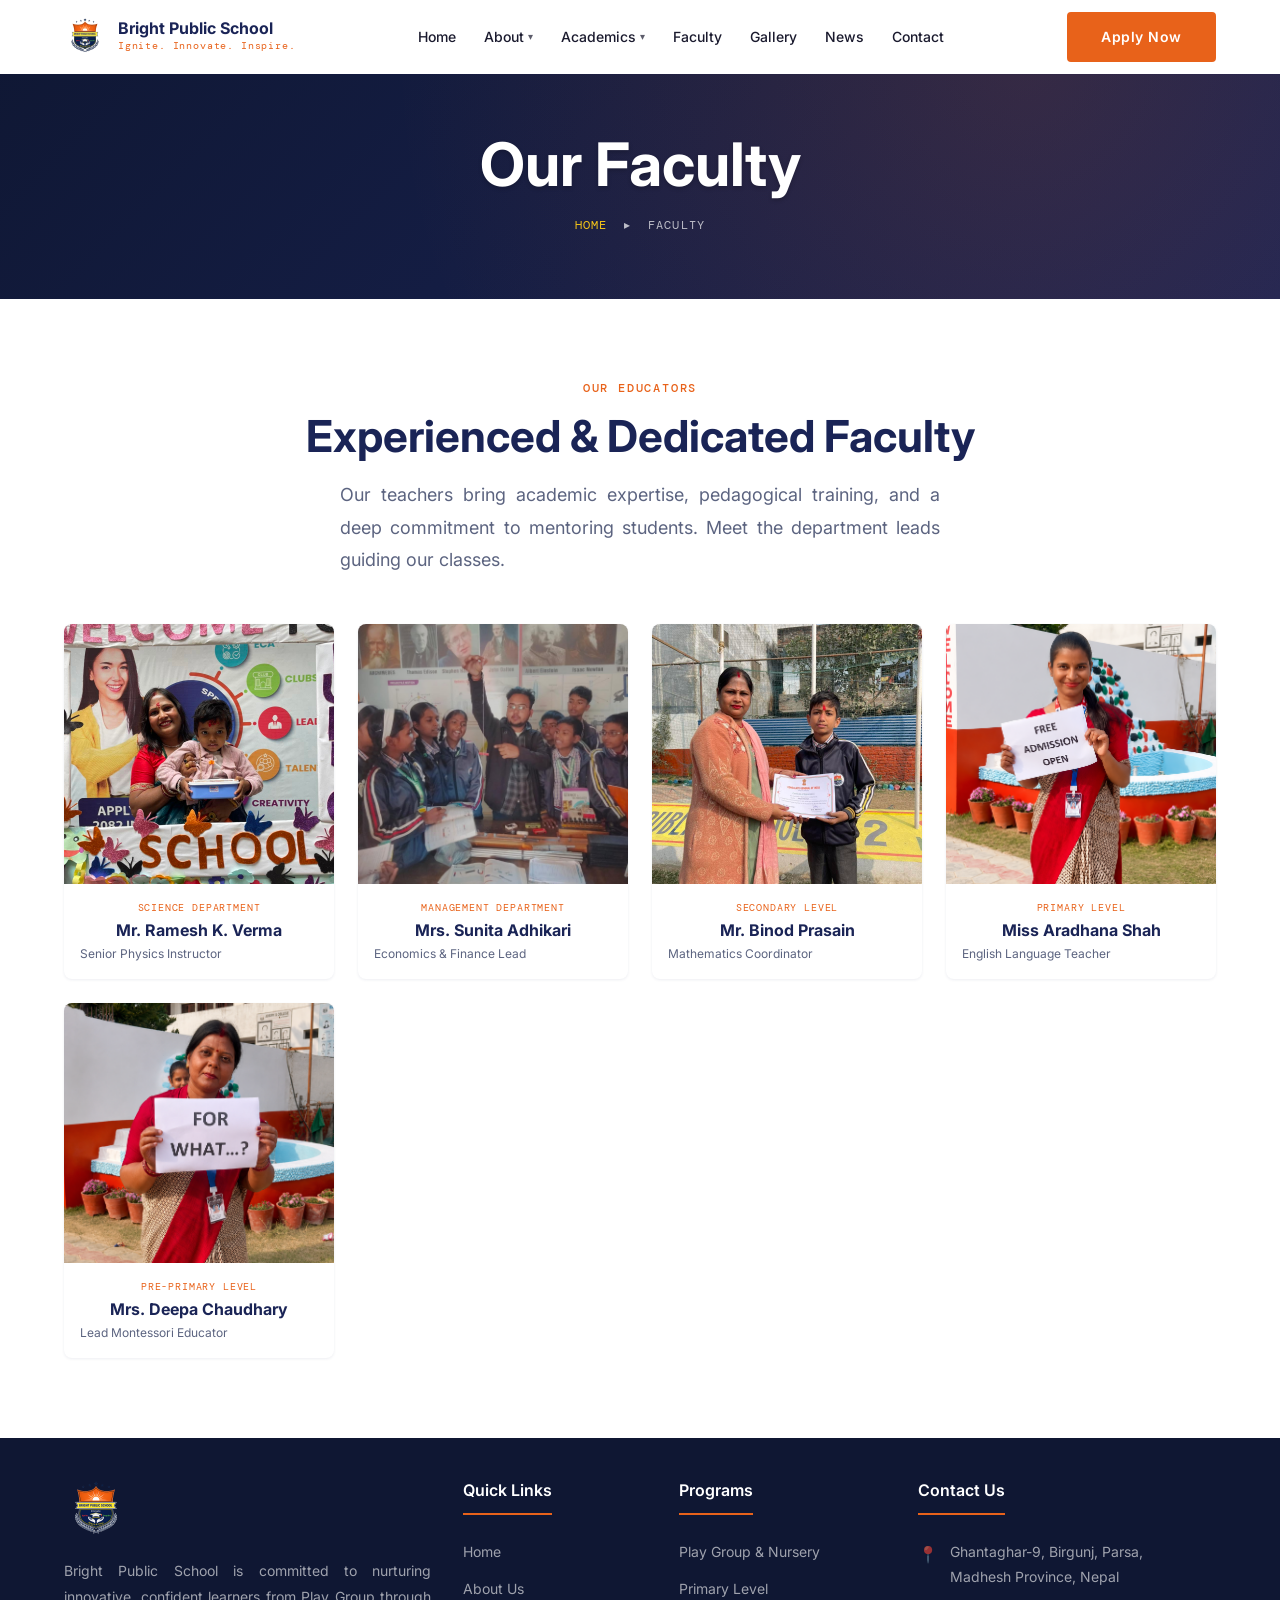
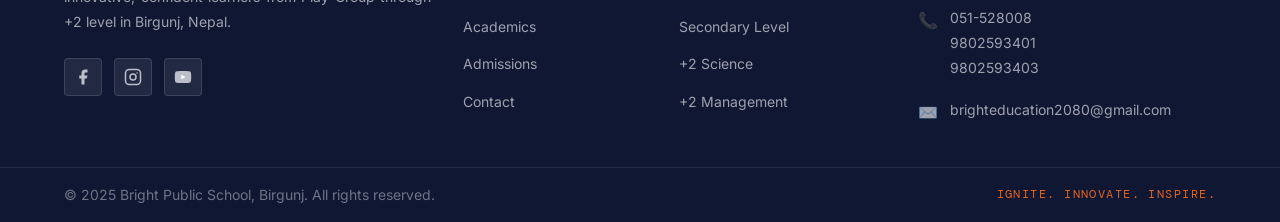
<file: faculty.html>
<!DOCTYPE html>
<html lang="en">
<head>
  <meta charset="UTF-8">
  <meta name="viewport" content="width=device-width, initial-scale=1.0">
  <title>Our Faculty — Bright Public School, Birgunj</title>
  <meta name="description" content="Meet our dedicated, experienced team of educators at Bright Public School. Learn about our departments and academic leadership in Birgunj.">
  <link rel="icon" href="assets/logo/logo.png" type="image/png">

  <!-- CSS Architecture -->
  <link rel="stylesheet" href="css/base.css">
  <link rel="stylesheet" href="css/layout.css">
  <link rel="stylesheet" href="css/components.css">
  <link rel="stylesheet" href="css/pages.css">
  <link rel="stylesheet" href="css/utilities.css">
  <link rel="stylesheet" href="css/animations.css">
</head>
<body>

  <!-- NAVBAR -->
  <header class="navbar" id="navbar">
    <div class="container navbar__inner">
      <a href="index.html" class="navbar__brand">
        <img src="assets/logo/logo.png" alt="Bright Public School" class="navbar__logo">
        <div class="navbar__brand-text">
          <span class="navbar__school-name">Bright Public School</span>
          <span class="navbar__tagline">Ignite. Innovate. Inspire.</span>
        </div>
      </a>

      <nav class="navbar__nav">
        <ul class="navbar__links">
          <li><a href="index.html" class="navbar__link">Home</a></li>
          <li class="navbar__dropdown">
            <a href="about.html" class="navbar__link">About <span class="dropdown-arrow">▾</span></a>
            <ul class="navbar__submenu">
              <li><a href="about.html#vision">Vision &amp; Mission</a></li>
              <li><a href="about.html#principal">Principal's Message</a></li>
              <li><a href="about.html#values">Core Values</a></li>
              <li><a href="about.html#facilities">Facilities</a></li>
            </ul>
          </li>
          <li class="navbar__dropdown">
            <a href="academics.html" class="navbar__link">Academics <span class="dropdown-arrow">▾</span></a>
            <ul class="navbar__submenu">
              <li><a href="academics.html#programs">Programs</a></li>
              <li><a href="academics.html#curriculum">Curriculum</a></li>
              <li><a href="academics.html#plus2">+2 Science &amp; Management</a></li>
            </ul>
          </li>
          <li><a href="faculty.html" class="navbar__link">Faculty</a></li>
          <li><a href="gallery.html" class="navbar__link">Gallery</a></li>
          <li><a href="news.html" class="navbar__link">News</a></li>
          <li><a href="contact.html" class="navbar__link">Contact</a></li>
        </ul>
      </nav>

      <div class="navbar__actions">
        <a href="admissions.html" class="btn btn-primary navbar__cta">Apply Now</a>
        <button class="navbar__hamburger" id="hamburger" aria-label="Toggle menu">
          <span></span><span></span><span></span>
        </button>
      </div>
    </div>

    <!-- Mobile Menu -->
    <div class="navbar__mobile" id="mobileMenu">
      <ul class="navbar__mobile-links">
        <li><a href="index.html">Home</a></li>
        <li><a href="about.html">About</a></li>
        <li><a href="academics.html">Academics</a></li>
        <li><a href="faculty.html">Faculty</a></li>
        <li><a href="gallery.html">Gallery</a></li>
        <li><a href="news.html">News</a></li>
        <li><a href="contact.html">Contact</a></li>
        <li><a href="admissions.html" class="mobile-cta">Apply Now</a></li>
      </ul>
    </div>
  </header>

  <!-- PAGE HEADER -->
  <section class="page-header">
    <div class="container page-header__content">
      <h1 class="page-header__title font-display">Our Faculty</h1>
      <div class="page-header__breadcrumbs">
        <a href="index.html">Home</a> &nbsp;▸&nbsp; Faculty
      </div>
    </div>
  </section>

  <main>
    <!-- FACULTY INTRODUCTION -->
    <section class="section section--white reveal">
      <div class="container">
        <div class="section-header section-header--center">
          <span class="section-label">Our Educators</span>
          <h2 class="section-title">Experienced &amp; Dedicated Faculty</h2>
          <p class="section-subtitle">Our teachers bring academic expertise, pedagogical training, and a deep commitment to mentoring students. Meet the department leads guiding our classes.</p>
        </div>

        <!-- Faculty Directory Grid -->
        <div class="faculty-grid mt-12">
          <!-- Teacher 1 -->
          <div class="faculty-card hover-lift">
            <div class="faculty-photo">
              <img src="assets/teachers/teacher 1.jpg" alt="Mr. Ramesh K. Verma">
            </div>
            <div class="faculty-info">
              <span class="faculty-dept">Science Department</span>
              <h3 class="faculty-name">Mr. Ramesh K. Verma</h3>
              <p class="faculty-role">Senior Physics Instructor</p>
            </div>
          </div>

          <!-- Teacher 2 -->
          <div class="faculty-card hover-lift">
            <div class="faculty-photo">
              <img src="assets/teachers/teacher 2.jpg" alt="Mrs. Sunita Adhikari">
            </div>
            <div class="faculty-info">
              <span class="faculty-dept">Management Department</span>
              <h3 class="faculty-name">Mrs. Sunita Adhikari</h3>
              <p class="faculty-role">Economics &amp; Finance Lead</p>
            </div>
          </div>

          <!-- Teacher 3 -->
          <div class="faculty-card hover-lift">
            <div class="faculty-photo">
              <img src="assets/teachers/teacher 3.jpg" alt="Mr. Binod Prasain">
            </div>
            <div class="faculty-info">
              <span class="faculty-dept">Secondary Level</span>
              <h3 class="faculty-name">Mr. Binod Prasain</h3>
              <p class="faculty-role">Mathematics Coordinator</p>
            </div>
          </div>

          <!-- Teacher 4 -->
          <div class="faculty-card hover-lift">
            <div class="faculty-photo">
              <img src="assets/teachers/teacher 4.png" alt="Miss Aradhana Shah">
            </div>
            <div class="faculty-info">
              <span class="faculty-dept">Primary Level</span>
              <h3 class="faculty-name">Miss Aradhana Shah</h3>
              <p class="faculty-role">English Language Teacher</p>
            </div>
          </div>

          <!-- Teacher 5 -->
          <div class="faculty-card hover-lift">
            <div class="faculty-photo">
              <img src="assets/teachers/teacher 5.png" alt="Mrs. Deepa Chaudhary">
            </div>
            <div class="faculty-info">
              <span class="faculty-dept">Pre-Primary Level</span>
              <h3 class="faculty-name">Mrs. Deepa Chaudhary</h3>
              <p class="faculty-role">Lead Montessori Educator</p>
            </div>
          </div>
        </div>
      </div>
    </section>
  </main>

  <!-- FOOTER -->
  <footer class="footer">
    <div class="footer__top">
      <div class="container footer__grid">
        <!-- Col 1: Brand -->
        <div class="footer__brand">
          <img src="assets/logo/logo.png" alt="BPS Logo" class="footer__logo">
          <p class="footer__about">
            Bright Public School is committed to nurturing innovative, confident learners from Play Group through +2 level in Birgunj, Nepal.
          </p>
          <div class="footer__social">
            <a href="https://facebook.com/p/Bright-Public-School-61556083547734" target="_blank" class="footer__social-link" aria-label="Facebook">
              <svg width="18" height="18" viewBox="0 0 24 24" fill="currentColor">
                <path d="M18 2h-3a5 5 0 0 0-5 5v3H7v4h3v8h4v-8h3l1-4h-4V7a1 1 0 0 1 1-1h3z"/>
              </svg>
            </a>
            <a href="https://www.instagram.com/bright__college/" target="_blank" class="footer__social-link" aria-label="Instagram">
              <svg width="18" height="18" viewBox="0 0 24 24" fill="none" stroke="currentColor" stroke-width="2">
                <rect x="2" y="2" width="20" height="20" rx="5" ry="5"/>
                <circle cx="12" cy="12" r="4"/>
                <circle cx="17.5" cy="6.5" r="1" fill="currentColor" stroke="none"/>
              </svg>
            </a>
            <a href="https://www.youtube.com/watch?v=qFYU1nmPurM" target="_blank" class="footer__social-link" aria-label="YouTube">
              <svg width="18" height="18" viewBox="0 0 24 24" fill="currentColor">
                <path d="M22.54 6.42a2.78 2.78 0 0 0-1.95-1.96C18.88 4 12 4 12 4s-6.88 0-8.59.46A2.78 2.78 0 0 0 1.46 6.42 29 29 0 0 0 1 12a29 29 0 0 0 .46 5.58A2.78 2.78 0 0 0 3.41 19.6C5.12 20 12 20 12 20s6.88 0 8.59-.46a2.78 2.78 0 0 0 1.95-1.95A29 29 0 0 0 23 12a29 29 0 0 0-.46-5.58z"/>
                <polygon points="9.75 15.02 15.5 12 9.75 8.98 9.75 15.02" fill="white"/>
              </svg>
            </a>
          </div>
        </div>

        <!-- Col 2: Quick Links -->
        <div class="footer__col">
          <h4 class="footer__heading">Quick Links</h4>
          <ul class="footer__links">
            <li><a href="index.html">Home</a></li>
            <li><a href="about.html">About Us</a></li>
            <li><a href="academics.html">Academics</a></li>
            <li><a href="faculty.html">Our Faculty</a></li>
            <li><a href="gallery.html">Gallery</a></li>
            <li><a href="news.html">News &amp; Events</a></li>
            <li><a href="admissions.html">Admissions</a></li>
            <li><a href="contact.html">Contact</a></li>
          </ul>
        </div>

        <!-- Col 3: Programs -->
        <div class="footer__col">
          <h4 class="footer__heading">Programs</h4>
          <ul class="footer__links">
            <li><a href="academics.html#programs">Play Group &amp; Nursery</a></li>
            <li><a href="academics.html#programs">Kindergarten</a></li>
            <li><a href="academics.html#programs">Primary Level</a></li>
            <li><a href="academics.html#programs">Lower Secondary</a></li>
            <li><a href="academics.html#programs">Secondary Level</a></li>
            <li><a href="academics.html#plus2">+2 Science</a></li>
            <li><a href="academics.html#plus2">+2 Management</a></li>
          </ul>
        </div>

        <!-- Col 4: Contact -->
        <div class="footer__col">
          <h4 class="footer__heading">Contact Us</h4>
          <ul class="footer__contact">
            <li>
              <span class="footer__contact-icon">📍</span>
              <span>Ghantaghar-9, Birgunj, Parsa,<br>Madhesh Province, Nepal</span>
            </li>
            <li>
              <span class="footer__contact-icon">📞</span>
              <div>
                <a href="tel:051528008">051-528008</a><br>
                <a href="tel:9802593401">9802593401</a><br>
                <a href="tel:9802593403">9802593403</a>
              </div>
            </li>
            <li>
              <span class="footer__contact-icon">✉️</span>
              <a href="mailto:brighteducation2080@gmail.com">brighteducation2080@gmail.com</a>
            </li>
          </ul>
        </div>
      </div>
    </div>

    <div class="footer__bottom">
      <div class="container footer__bottom-inner">
        <p class="footer__copy">
          &copy; 2025 Bright Public School, Birgunj. All rights reserved.
        </p>
        <p class="footer__motto font-mono">Ignite. Innovate. Inspire.</p>
      </div>
    </div>
  </footer>

  <nav class="mobile-bottom-nav" aria-label="Mobile quick navigation">
    <a href="index.html" class="mobile-bottom-nav__link">
      <span class="mobile-bottom-nav__icon">⌂</span>
      <span>Home</span>
    </a>
    <a href="about.html#facilities" class="mobile-bottom-nav__link">
      <span class="mobile-bottom-nav__icon">⌬</span>
      <span>Facilities</span>
    </a>
    <a href="faculty.html" class="mobile-bottom-nav__link">
      <span class="mobile-bottom-nav__icon">♙</span>
      <span>Faculty</span>
    </a>
    <a href="admissions.html" class="mobile-bottom-nav__link">
      <span class="mobile-bottom-nav__icon">☰</span>
      <span>Apply</span>
    </a>
  </nav>

  <!-- JS Architecture -->
  <script src="js/utils.js"></script>
  <script src="js/navbar.js"></script>
  <script src="js/animations.js"></script>
  <script src="js/lazyload.js"></script>
  <script src="js/main.js"></script>
</body>
</html>
</file>
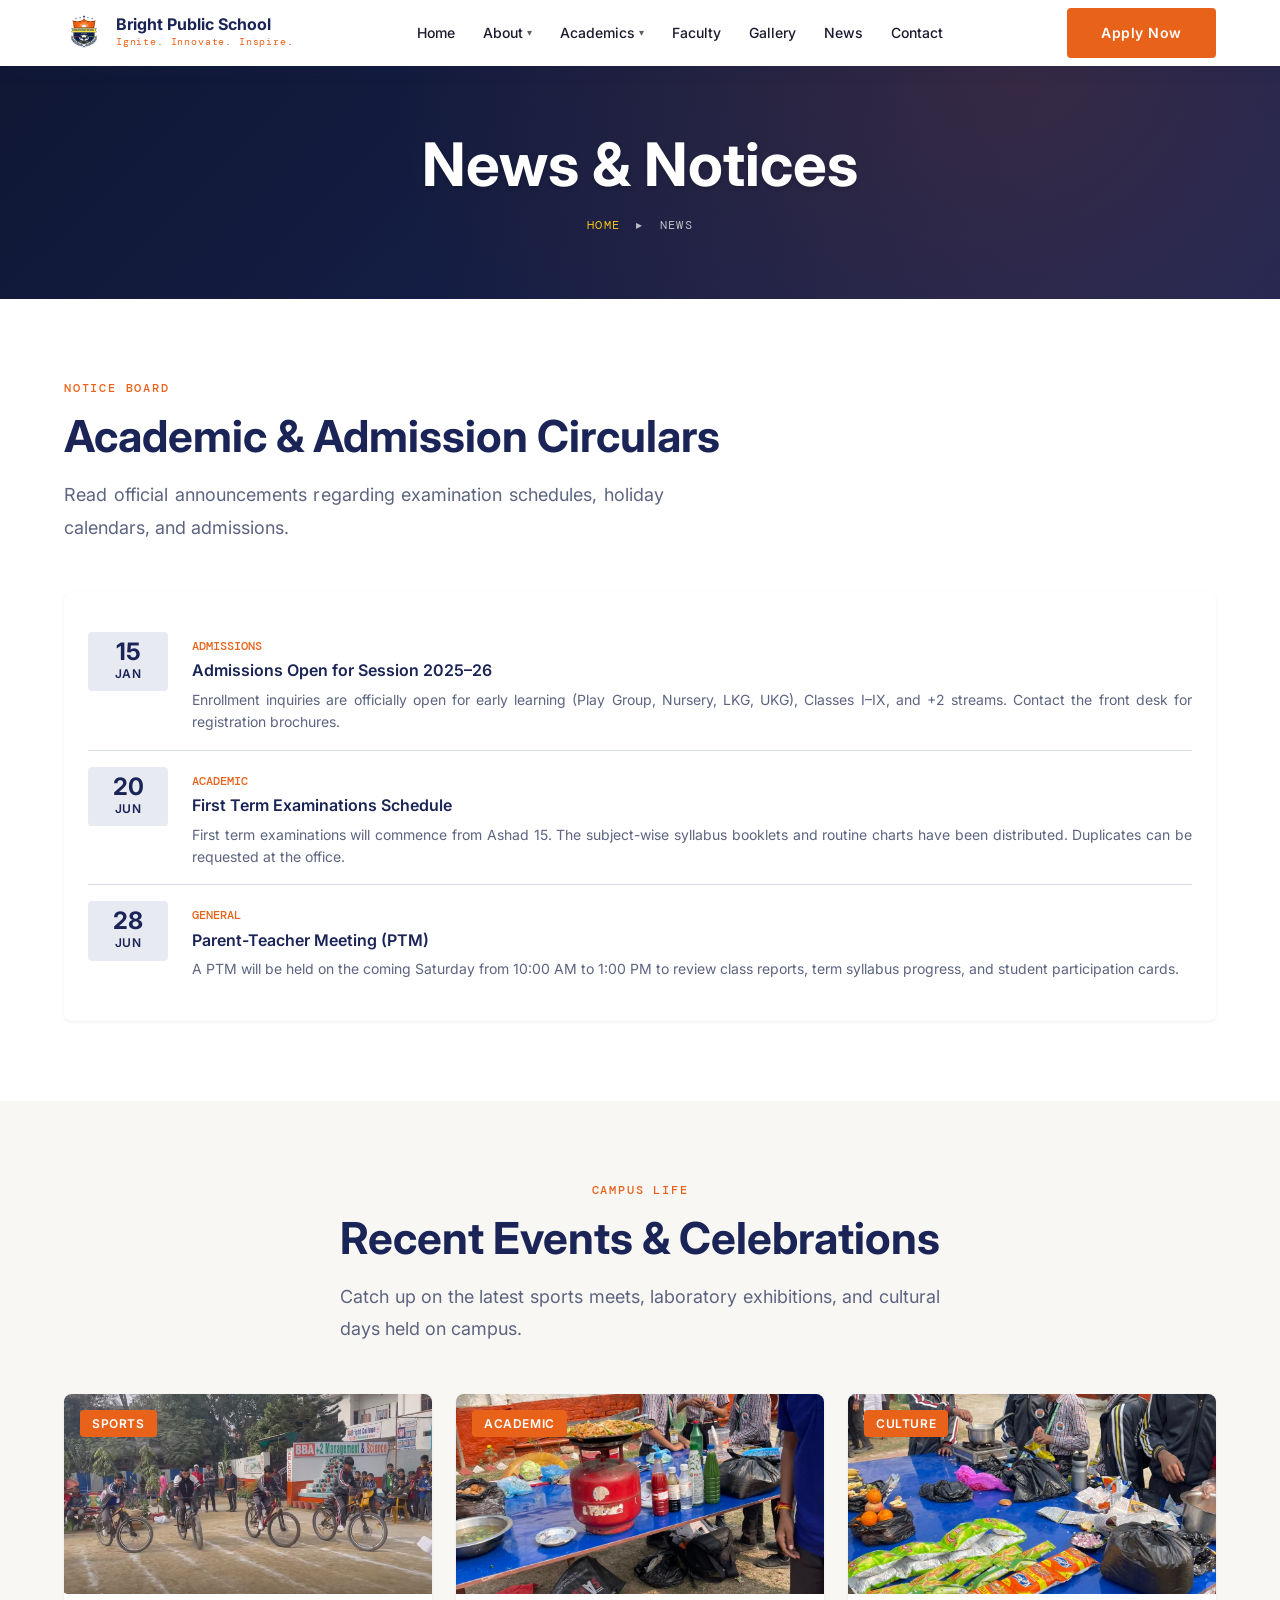
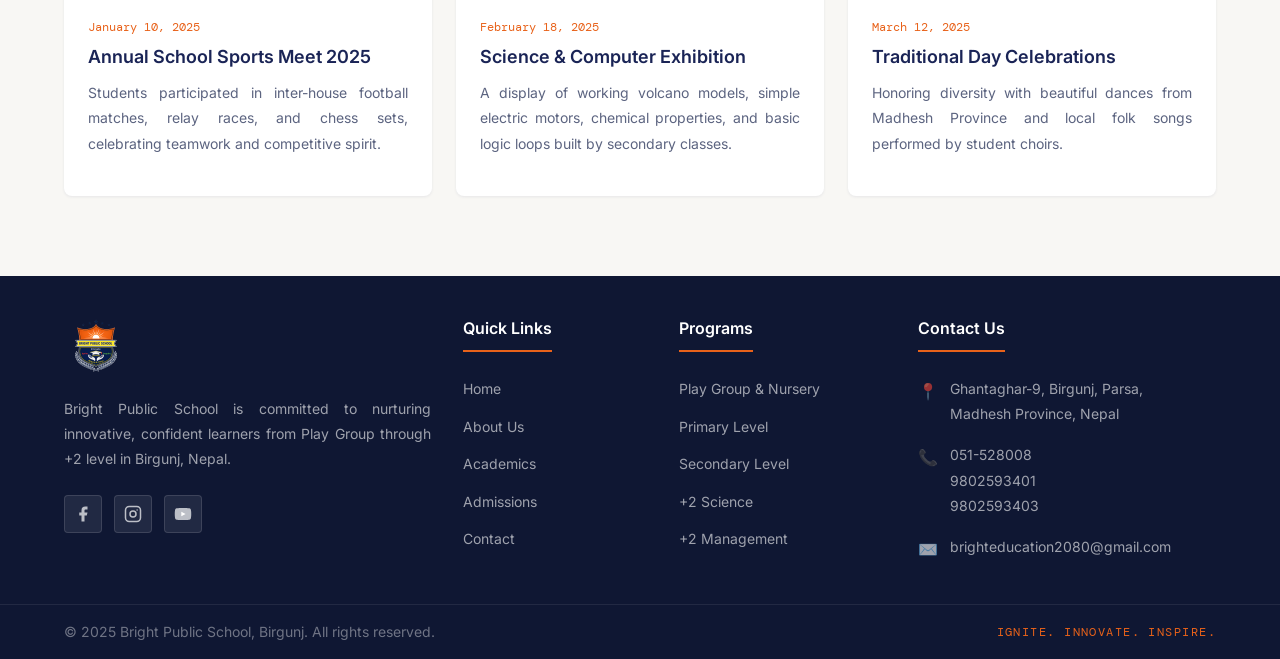
<file: news.html>
<!DOCTYPE html>
<html lang="en">
<head>
  <meta charset="UTF-8">
  <meta name="viewport" content="width=device-width, initial-scale=1.0">
  <title>News &amp; Events — Bright Public School, Birgunj</title>
  <meta name="description" content="Stay updated with school notices, exam calendars, parent-teacher meetings, and student achievements at Bright Public School, Birgunj.">
  <link rel="icon" href="assets/logo/logo.png" type="image/png">

  <!-- CSS Architecture -->
  <link rel="stylesheet" href="css/base.css">
  <link rel="stylesheet" href="css/layout.css">
  <link rel="stylesheet" href="css/components.css">
  <link rel="stylesheet" href="css/pages.css">
  <link rel="stylesheet" href="css/utilities.css">
  <link rel="stylesheet" href="css/animations.css">
</head>
<body>

  <!-- NAVBAR -->
  <header class="navbar" id="navbar">
    <div class="container navbar__inner">
      <a href="index.html" class="navbar__brand">
        <img src="assets/logo/logo.png" alt="Bright Public School" class="navbar__logo">
        <div class="navbar__brand-text">
          <span class="navbar__school-name">Bright Public School</span>
          <span class="navbar__tagline">Ignite. Innovate. Inspire.</span>
        </div>
      </a>

      <nav class="navbar__nav">
        <ul class="navbar__links">
          <li><a href="index.html" class="navbar__link">Home</a></li>
          <li class="navbar__dropdown">
            <a href="about.html" class="navbar__link">About <span class="dropdown-arrow">▾</span></a>
            <ul class="navbar__submenu">
              <li><a href="about.html#vision">Vision &amp; Mission</a></li>
              <li><a href="about.html#principal">Principal's Message</a></li>
              <li><a href="about.html#values">Core Values</a></li>
              <li><a href="about.html#facilities">Facilities</a></li>
            </ul>
          </li>
          <li class="navbar__dropdown">
            <a href="academics.html" class="navbar__link">Academics <span class="dropdown-arrow">▾</span></a>
            <ul class="navbar__submenu">
              <li><a href="academics.html#programs">Programs</a></li>
              <li><a href="academics.html#curriculum">Curriculum</a></li>
              <li><a href="academics.html#plus2">+2 Science &amp; Management</a></li>
            </ul>
          </li>
          <li><a href="faculty.html" class="navbar__link">Faculty</a></li>
          <li><a href="gallery.html" class="navbar__link">Gallery</a></li>
          <li><a href="news.html" class="navbar__link">News</a></li>
          <li><a href="contact.html" class="navbar__link">Contact</a></li>
        </ul>
      </nav>

      <div class="navbar__actions">
        <a href="admissions.html" class="btn btn-primary navbar__cta">Apply Now</a>
        <button class="navbar__hamburger" id="hamburger" aria-label="Toggle menu">
          <span></span><span></span><span></span>
        </button>
      </div>
    </div>

    <!-- Mobile Menu -->
    <div class="navbar__mobile" id="mobileMenu">
      <ul class="navbar__mobile-links">
        <li><a href="index.html">Home</a></li>
        <li><a href="about.html">About</a></li>
        <li><a href="academics.html">Academics</a></li>
        <li><a href="faculty.html">Faculty</a></li>
        <li><a href="gallery.html">Gallery</a></li>
        <li><a href="news.html">News</a></li>
        <li><a href="contact.html">Contact</a></li>
        <li><a href="admissions.html" class="mobile-cta">Apply Now</a></li>
      </ul>
    </div>
  </header>

  <!-- PAGE HEADER -->
  <section class="page-header">
    <div class="container page-header__content">
      <h1 class="page-header__title font-display">News &amp; Notices</h1>
      <div class="page-header__breadcrumbs">
        <a href="index.html">Home</a> &nbsp;▸&nbsp; News
      </div>
    </div>
  </section>

  <main>
    <!-- NOTICE BOARD SECTION -->
    <section class="section section--white reveal">
      <div class="container">
        <div class="section-header">
          <span class="section-label">Notice Board</span>
          <h2 class="section-title">Academic &amp; Admission Circulars</h2>
          <p class="section-subtitle">Read official announcements regarding examination schedules, holiday calendars, and admissions.</p>
        </div>

        <div class="notice-board mt-12">
          <!-- Notice 1 -->
          <div class="notice-item">
            <div class="notice-date-badge">
              <span class="day">15</span>
              <span class="month">Jan</span>
            </div>
            <div class="notice-content">
              <span class="notice-tag">Admissions</span>
              <h3 class="notice-title">Admissions Open for Session 2025–26</h3>
              <p class="notice-desc">Enrollment inquiries are officially open for early learning (Play Group, Nursery, LKG, UKG), Classes I–IX, and +2 streams. Contact the front desk for registration brochures.</p>
            </div>
          </div>

          <!-- Notice 2 -->
          <div class="notice-item">
            <div class="notice-date-badge">
              <span class="day">20</span>
              <span class="month">Jun</span>
            </div>
            <div class="notice-content">
              <span class="notice-tag">Academic</span>
              <h3 class="notice-title">First Term Examinations Schedule</h3>
              <p class="notice-desc">First term examinations will commence from Ashad 15. The subject-wise syllabus booklets and routine charts have been distributed. Duplicates can be requested at the office.</p>
            </div>
          </div>

          <!-- Notice 3 -->
          <div class="notice-item">
            <div class="notice-date-badge">
              <span class="day">28</span>
              <span class="month">Jun</span>
            </div>
            <div class="notice-content">
              <span class="notice-tag">General</span>
              <h3 class="notice-title">Parent-Teacher Meeting (PTM)</h3>
              <p class="notice-desc">A PTM will be held on the coming Saturday from 10:00 AM to 1:00 PM to review class reports, term syllabus progress, and student participation cards.</p>
            </div>
          </div>
        </div>
      </div>
    </section>

    <!-- EVENTS SHOWCASE -->
    <section class="section section--surface reveal">
      <div class="container">
        <div class="section-header section-header--center">
          <span class="section-label">Campus Life</span>
          <h2 class="section-title">Recent Events &amp; Celebrations</h2>
          <p class="section-subtitle">Catch up on the latest sports meets, laboratory exhibitions, and cultural days held on campus.</p>
        </div>

        <div class="grid grid--3 mt-12">
          <!-- Event 1 -->
          <div class="event-card hover-lift">
            <div class="event-image">
              <img src="assets/sports/sports (1).png" alt="BPS Annual Sports Meet">
              <span class="event-badge">Sports</span>
            </div>
            <div class="event-details">
              <span class="event-date">January 10, 2025</span>
              <h3 class="event-title">Annual School Sports Meet 2025</h3>
              <p class="event-desc">Students participated in inter-house football matches, relay races, and chess sets, celebrating teamwork and competitive spirit.</p>
            </div>
          </div>

          <!-- Event 2 -->
          <div class="event-card hover-lift">
            <div class="event-image">
              <img src="assets/events/events (1).jpg" alt="Science and Technology Exhibition">
              <span class="event-badge">Academic</span>
            </div>
            <div class="event-details">
              <span class="event-date">February 18, 2025</span>
              <h3 class="event-title">Science &amp; Computer Exhibition</h3>
              <p class="event-desc">A display of working volcano models, simple electric motors, chemical properties, and basic logic loops built by secondary classes.</p>
            </div>
          </div>

          <!-- Event 3 -->
          <div class="event-card hover-lift">
            <div class="event-image">
              <img src="assets/events/events (2).jpg" alt="Cultural Day Dances">
              <span class="event-badge">Culture</span>
            </div>
            <div class="event-details">
              <span class="event-date">March 12, 2025</span>
              <h3 class="event-title">Traditional Day Celebrations</h3>
              <p class="event-desc">Honoring diversity with beautiful dances from Madhesh Province and local folk songs performed by student choirs.</p>
            </div>
          </div>
        </div>
      </div>
    </section>
  </main>

  <!-- FOOTER -->
  <footer class="footer">
    <div class="footer__top">
      <div class="container footer__grid">
        <!-- Col 1: Brand -->
        <div class="footer__brand">
          <img src="assets/logo/logo.png" alt="BPS Logo" class="footer__logo">
          <p class="footer__about">
            Bright Public School is committed to nurturing innovative, confident learners from Play Group through +2 level in Birgunj, Nepal.
          </p>
          <div class="footer__social">
            <a href="https://facebook.com/p/Bright-Public-School-61556083547734" target="_blank" class="footer__social-link" aria-label="Facebook">
              <svg width="18" height="18" viewBox="0 0 24 24" fill="currentColor">
                <path d="M18 2h-3a5 5 0 0 0-5 5v3H7v4h3v8h4v-8h3l1-4h-4V7a1 1 0 0 1 1-1h3z"/>
              </svg>
            </a>
            <a href="https://www.instagram.com/bright__college/" target="_blank" class="footer__social-link" aria-label="Instagram">
              <svg width="18" height="18" viewBox="0 0 24 24" fill="none" stroke="currentColor" stroke-width="2">
                <rect x="2" y="2" width="20" height="20" rx="5" ry="5"/>
                <circle cx="12" cy="12" r="4"/>
                <circle cx="17.5" cy="6.5" r="1" fill="currentColor" stroke="none"/>
              </svg>
            </a>
            <a href="https://www.youtube.com/watch?v=qFYU1nmPurM" target="_blank" class="footer__social-link" aria-label="YouTube">
              <svg width="18" height="18" viewBox="0 0 24 24" fill="currentColor">
                <path d="M22.54 6.42a2.78 2.78 0 0 0-1.95-1.96C18.88 4 12 4 12 4s-6.88 0-8.59.46A2.78 2.78 0 0 0 1.46 6.42 29 29 0 0 0 1 12a29 29 0 0 0 .46 5.58A2.78 2.78 0 0 0 3.41 19.6C5.12 20 12 20 12 20s6.88 0 8.59-.46a2.78 2.78 0 0 0 1.95-1.95A29 29 0 0 0 23 12a29 29 0 0 0-.46-5.58z"/>
                <polygon points="9.75 15.02 15.5 12 9.75 8.98 9.75 15.02" fill="white"/>
              </svg>
            </a>
          </div>
        </div>

        <!-- Col 2: Quick Links -->
        <div class="footer__col">
          <h4 class="footer__heading">Quick Links</h4>
          <ul class="footer__links">
            <li><a href="index.html">Home</a></li>
            <li><a href="about.html">About Us</a></li>
            <li><a href="academics.html">Academics</a></li>
            <li><a href="faculty.html">Our Faculty</a></li>
            <li><a href="gallery.html">Gallery</a></li>
            <li><a href="news.html">News &amp; Events</a></li>
            <li><a href="admissions.html">Admissions</a></li>
            <li><a href="contact.html">Contact</a></li>
          </ul>
        </div>

        <!-- Col 3: Programs -->
        <div class="footer__col">
          <h4 class="footer__heading">Programs</h4>
          <ul class="footer__links">
            <li><a href="academics.html#programs">Play Group &amp; Nursery</a></li>
            <li><a href="academics.html#programs">Kindergarten</a></li>
            <li><a href="academics.html#programs">Primary Level</a></li>
            <li><a href="academics.html#programs">Lower Secondary</a></li>
            <li><a href="academics.html#programs">Secondary Level</a></li>
            <li><a href="academics.html#plus2">+2 Science</a></li>
            <li><a href="academics.html#plus2">+2 Management</a></li>
          </ul>
        </div>

        <!-- Col 4: Contact -->
        <div class="footer__col">
          <h4 class="footer__heading">Contact Us</h4>
          <ul class="footer__contact">
            <li>
              <span class="footer__contact-icon">📍</span>
              <span>Ghantaghar-9, Birgunj, Parsa,<br>Madhesh Province, Nepal</span>
            </li>
            <li>
              <span class="footer__contact-icon">📞</span>
              <div>
                <a href="tel:051528008">051-528008</a><br>
                <a href="tel:9802593401">9802593401</a><br>
                <a href="tel:9802593403">9802593403</a>
              </div>
            </li>
            <li>
              <span class="footer__contact-icon">✉️</span>
              <a href="mailto:brighteducation2080@gmail.com">brighteducation2080@gmail.com</a>
            </li>
          </ul>
        </div>
      </div>
    </div>

    <div class="footer__bottom">
      <div class="container footer__bottom-inner">
        <p class="footer__copy">
          &copy; 2025 Bright Public School, Birgunj. All rights reserved.
        </p>
        <p class="footer__motto font-mono">Ignite. Innovate. Inspire.</p>
      </div>
    </div>
  </footer>

  <nav class="mobile-bottom-nav" aria-label="Mobile quick navigation">
    <a href="index.html" class="mobile-bottom-nav__link">
      <span class="mobile-bottom-nav__icon">⌂</span>
      <span>Home</span>
    </a>
    <a href="about.html#facilities" class="mobile-bottom-nav__link">
      <span class="mobile-bottom-nav__icon">⌬</span>
      <span>Facilities</span>
    </a>
    <a href="faculty.html" class="mobile-bottom-nav__link">
      <span class="mobile-bottom-nav__icon">♙</span>
      <span>Faculty</span>
    </a>
    <a href="admissions.html" class="mobile-bottom-nav__link">
      <span class="mobile-bottom-nav__icon">☰</span>
      <span>Apply</span>
    </a>
  </nav>

  <!-- JS Architecture -->
  <script src="js/utils.js"></script>
  <script src="js/navbar.js"></script>
  <script src="js/animations.js"></script>
  <script src="js/lazyload.js"></script>
  <script src="js/main.js"></script>
</body>
</html>
</file>
<file: css/base.css>
/* ==========================================================================
   Bright Public School (BPS), Birgunj, Nepal
   Motto: "Ignite. Innovate. Inspire."
   
   Global Design Foundation (base.css)
   Contains: CSS Custom Properties, Reset, Typography, and Utility Classes.
   No page layout should be defined in this file.
   ========================================================================== */

/* --- GOOGLE FONTS IMPORT --- */
@import url('https://fonts.googleapis.com/css2?family=DM+Mono:wght@400;500&family=Inter:wght@400;500;600;700;800&display=swap');

:root {
  /* --- COLOR VARIABLES --- */
  --color-navy:        #1A2456; /* Primary — logo shield color */
  --color-orange:      #E8621A; /* Accent — logo crown color */
  --color-yellow:      #F5C518; /* Highlight — logo ribbon color */
  --color-navy-dark:   #0F1733; /* Darker navy for footer/hero overlays */
  --color-navy-light:  #E8EAF2; /* Very light navy tint for section backgrounds */
  --color-surface:     #F8F7F4; /* Warm off-white, main page background */
  --color-white:       #FFFFFF;
  --color-text:        #1A1A2E; /* Near-black for body text */
  --color-muted:       #5C6480; /* Secondary text, captions */
  --color-border:      #D8DBE8; /* Subtle dividers */

  /* --- TYPOGRAPHY SCALE --- */
  --text-xs:    0.75rem;
  --text-sm:    0.875rem;
  --text-base:  1rem;
  --text-lg:    1.125rem;
  --text-xl:    1.25rem;
  --text-2xl:   1.5rem;
  --text-3xl:   2rem;
  --text-4xl:   2.75rem;
  --text-5xl:   3.75rem;
  --text-6xl:   5rem;

  /* --- LINE HEIGHTS --- */
  --leading-tight:  1.2;
  --leading-normal: 1.6;
  --leading-relaxed: 1.8;

  /* --- SPACING SCALE --- */
  --space-1: 0.25rem;
  --space-2: 0.5rem;
  --space-3: 0.75rem;
  --space-4: 1rem;
  --space-6: 1.5rem;
  --space-8: 2rem;
  --space-10: 2.5rem;
  --space-12: 3rem;
  --space-16: 4rem;
  --space-20: 5rem;
  --space-24: 6rem;
  --space-32: 8rem;

  /* --- BORDER RADIUS --- */
  --radius-sm:   4px;
  --radius-md:   8px;
  --radius-lg:   16px;
  --radius-xl:   24px;
  --radius-full: 9999px;

  /* --- SHADOWS --- */
  --shadow-sm:  0 1px 3px rgba(26, 36, 86, 0.08);
  --shadow-md:  0 4px 16px rgba(26, 36, 86, 0.12);
  --shadow-lg:  0 8px 32px rgba(26, 36, 86, 0.16);
  --shadow-xl:  0 16px 48px rgba(26, 36, 86, 0.20);

  /* --- TRANSITIONS --- */
  --transition-fast:   150ms ease;
  --transition-base:   300ms ease;
  --transition-slow:   500ms ease;
}

/* --- RESET --- */
*, *::before, *::after {
  box-sizing: border-box;
  margin: 0;
  padding: 0;
}

html {
  scroll-behavior: smooth;
  font-size: 16px;
}

body {
  font-family: 'Inter', sans-serif;
  background-color: var(--color-surface);
  color: var(--color-text);
  line-height: var(--leading-normal);
  -webkit-font-smoothing: antialiased;
  -moz-osx-font-smoothing: grayscale;
}

img {
  max-width: 100%;
  display: block;
}

a {
  color: inherit;
  text-decoration: none;
}

ul {
  list-style: none;
}

button {
  cursor: pointer;
  border: none;
  background: none;
  font-family: inherit;
}

/* --- TYPOGRAPHY CLASSES --- */
.font-display {
  font-family: 'Inter', sans-serif;
}

.font-mono {
  font-family: 'DM Mono', monospace;
}

h1, h2, h3, h4, h5, h6 {
  font-family: 'Inter', sans-serif;
  line-height: var(--leading-tight);
  color: var(--color-navy);
}

p {
  text-align: justify;
  text-align-last: left;
  hyphens: auto;
  overflow-wrap: break-word;
}

/* --- UTILITY CLASSES --- */
.container {
  width: 100%;
  max-width: 1200px;
  margin: 0 auto;
  padding: 0 var(--space-6);
}

.container--wide {
  max-width: 1400px;
}

.container--narrow {
  max-width: 800px;
}

.section-padding {
  padding: var(--space-20) 0;
}

.section-padding--sm {
  padding: var(--space-12) 0;
}

.section-label {
  font-family: 'DM Mono', monospace;
  font-size: var(--text-xs);
  font-weight: 500;
  letter-spacing: 0.15em;
  text-transform: uppercase;
  color: var(--color-orange);
  display: block;
  margin-bottom: var(--space-3);
}

.section-title {
  font-size: var(--text-4xl);
  font-weight: 700;
  color: var(--color-navy);
  margin-bottom: var(--space-4);
}

.section-subtitle {
  font-size: var(--text-lg);
  color: var(--color-muted);
  line-height: var(--leading-relaxed);
  max-width: 600px;
}

/* --- BUTTON CLASSES --- */
.btn {
  display: inline-flex;
  align-items: center;
  gap: var(--space-2);
  padding: var(--space-3) var(--space-8);
  border-radius: var(--radius-sm);
  font-family: 'Inter', sans-serif;
  font-size: var(--text-sm);
  font-weight: 600;
  letter-spacing: 0.04em;
  transition: all var(--transition-base);
  cursor: pointer;
  border: 2px solid transparent;
}

.btn-primary {
  background: var(--color-orange);
  color: var(--color-white);
  border-color: var(--color-orange);
}

.btn-primary:hover {
  background: #cc5416;
  border-color: #cc5416;
  transform: translateY(-2px);
  box-shadow: var(--shadow-md);
}

.btn-outline {
  background: transparent;
  color: var(--color-white);
  border-color: var(--color-white);
}

.btn-outline:hover {
  background: var(--color-white);
  color: var(--color-navy);
}

.btn-navy {
  background: var(--color-navy);
  color: var(--color-white);
  border-color: var(--color-navy);
}

.btn-navy:hover {
  background: var(--color-navy-dark);
  transform: translateY(-2px);
  box-shadow: var(--shadow-md);
}

/* --- SCROLL REVEAL CLASSES --- */
.reveal {
  opacity: 0;
  transform: translateY(32px);
  transition: opacity 0.6s ease, transform 0.6s ease;
}

.reveal.visible {
  opacity: 1;
  transform: translateY(0);
}

.reveal-delay-1 {
  transition-delay: 0.1s;
}

.reveal-delay-2 {
  transition-delay: 0.2s;
}

.reveal-delay-3 {
  transition-delay: 0.3s;
}

.reveal-delay-4 {
  transition-delay: 0.4s;
}

/* --- RESPONSIVE BREAKPOINTS (reference comments) --- */
/* 
   --bp-sm:  640px 
   --bp-md:  768px 
   --bp-lg:  1024px
   --bp-xl:  1280px
*/
</file>
<file: css/layout.css>
/* ==========================================================================
   Bright Public School (BPS), Birgunj, Nepal
   
   Layout Stylesheet (layout.css)
   Contains: Containers, grids, flex layouts, and section spacing.
   Requires: base.css to be loaded first.
   ========================================================================== */

/* --- GRID LAYOUTS --- */

.grid {
  display: grid;
  gap: var(--space-6);
}

.grid--2 {
  grid-template-columns: repeat(2, 1fr);
}

.grid--3 {
  grid-template-columns: repeat(3, 1fr);
}

.grid--4 {
  grid-template-columns: repeat(4, 1fr);
}

.grid--auto-fit {
  grid-template-columns: repeat(auto-fit, minmax(280px, 1fr));
}

/* --- FLEX LAYOUTS --- */

.flex {
  display: flex;
}

.flex--center {
  display: flex;
  align-items: center;
  justify-content: center;
}

.flex--between {
  display: flex;
  align-items: center;
  justify-content: space-between;
}

.flex--column {
  display: flex;
  flex-direction: column;
}

.flex--wrap {
  flex-wrap: wrap;
}

.flex--gap-4 {
  gap: var(--space-4);
}

.flex--gap-6 {
  gap: var(--space-6);
}

.flex--gap-8 {
  gap: var(--space-8);
}

/* --- SECTION LAYOUTS --- */

.section {
  padding: var(--space-20) 0;
}

.section--sm {
  padding: var(--space-12) 0;
}

.section--lg {
  padding: var(--space-24) 0;
}

.section--navy {
  background: var(--color-navy);
  color: var(--color-white);
}

.section--navy-dark {
  background: var(--color-navy-dark);
  color: var(--color-white);
}

.section--light {
  background: var(--color-navy-light);
}

.section--surface {
  background: var(--color-surface);
}

.section--white {
  background: var(--color-white);
}

/* --- SECTION HEADER --- */

.section-header {
  margin-bottom: var(--space-12);
}

.section-header--center {
  text-align: center;
}

.section-header--center .section-subtitle {
  margin-left: auto;
  margin-right: auto;
}

/* --- TWO-COLUMN LAYOUT --- */

.two-col {
  display: grid;
  grid-template-columns: 1fr 1fr;
  gap: var(--space-16);
  align-items: center;
}

.two-col--reverse {
  direction: rtl;
}

.two-col--reverse > * {
  direction: ltr;
}

/* --- RESPONSIVE --- */

@media (max-width: 1024px) {
  .grid--4 {
    grid-template-columns: repeat(2, 1fr);
  }

  .grid--3 {
    grid-template-columns: repeat(2, 1fr);
  }

  .two-col {
    grid-template-columns: 1fr;
    gap: var(--space-10);
  }

  .two-col--reverse {
    direction: ltr;
  }
}

@media (max-width: 640px) {
  .grid--2,
  .grid--3,
  .grid--4 {
    grid-template-columns: 1fr;
  }

  .section {
    padding: var(--space-12) 0;
  }

  .section--lg {
    padding: var(--space-16) 0;
  }
}
</file>
<file: css/components.css>
/* ==========================================================================
   Bright Public School (BPS), Birgunj, Nepal
   Motto: "Ignite. Innovate. Inspire."
   
   Components Stylesheet (components.css)
   Requires: base.css to be loaded first.
   ========================================================================== */

/* ==========================================================================
   COMPONENT 1: NAVBAR
   ========================================================================== */

.navbar {
  position: fixed;
  top: 0;
  left: 0;
  right: 0;
  z-index: 1000;
  background: var(--color-white);
  transition: background var(--transition-base),
              box-shadow var(--transition-base),
              padding var(--transition-base);
  padding: var(--space-3) 0;
  box-shadow: 0 1px 0 rgba(26, 36, 86, 0.08);
}

/* Scrolled state — added via JS */
.navbar.scrolled {
  background: var(--color-white);
  box-shadow: var(--shadow-md);
  padding: var(--space-2) 0;
}

.navbar__inner {
  display: flex;
  align-items: center;
  justify-content: space-between;
  gap: var(--space-8);
}

/* Brand */
.navbar__brand {
  display: flex;
  align-items: center;
  gap: var(--space-3);
  flex-shrink: 0;
}

.navbar__logo {
  height: 42px;
  width: auto;
  transition: height var(--transition-base);
}

.navbar.scrolled .navbar__logo {
  height: 40px;
}

.navbar__brand-text {
  display: flex;
  flex-direction: column;
}

.navbar__school-name {
  font-family: 'Inter', sans-serif;
  font-size: var(--text-base);
  font-weight: 700;
  color: var(--color-navy);
  line-height: 1.2;
  transition: color var(--transition-base);
}

.navbar.scrolled .navbar__school-name {
  color: var(--color-navy);
}

.navbar__tagline {
  font-family: 'DM Mono', monospace;
  font-size: 0.65rem;
  color: var(--color-orange);
  letter-spacing: 0.08em;
  transition: color var(--transition-base);
}

.navbar.scrolled .navbar__tagline {
  color: var(--color-orange);
}

/* Nav Links */
.navbar__nav {
  flex: 1;
  display: flex;
  justify-content: center;
}

.navbar__links {
  display: flex;
  align-items: center;
  gap: var(--space-1);
}

.navbar__link {
  font-size: var(--text-sm);
  font-weight: 500;
  color: var(--color-text);
  padding: var(--space-2) var(--space-3);
  border-radius: var(--radius-sm);
  transition: color var(--transition-fast), background var(--transition-fast);
  display: flex;
  align-items: center;
  gap: 4px;
  white-space: nowrap;
}

.navbar.scrolled .navbar__link {
  color: var(--color-text);
}

.navbar__link:hover {
  color: var(--color-orange);
  background: rgba(232, 98, 26, 0.08);
}

.navbar.scrolled .navbar__link:hover {
  color: var(--color-orange);
}

.dropdown-arrow {
  font-size: 0.65rem;
  opacity: 0.7;
}

/* Dropdown */
.navbar__dropdown {
  position: relative;
}

.navbar__submenu {
  position: absolute;
  top: calc(100% + 8px);
  left: 50%;
  transform: translateX(-50%);
  background: var(--color-white);
  border-radius: var(--radius-md);
  box-shadow: var(--shadow-lg);
  padding: var(--space-2) 0;
  min-width: 220px;
  opacity: 0;
  visibility: hidden;
  transform: translateX(-50%) translateY(8px);
  transition: opacity var(--transition-fast),
              visibility var(--transition-fast),
              transform var(--transition-fast);
  border-top: 3px solid var(--color-orange);
}

.navbar__dropdown:hover .navbar__submenu {
  opacity: 1;
  visibility: visible;
  transform: translateX(-50%) translateY(0);
}

.navbar__submenu li a {
  display: block;
  padding: var(--space-2) var(--space-6);
  font-size: var(--text-sm);
  color: var(--color-text);
  transition: color var(--transition-fast), background var(--transition-fast);
}

.navbar__submenu li a:hover {
  color: var(--color-orange);
  background: var(--color-navy-light);
}

/* Actions */
.navbar__actions {
  display: flex;
  align-items: center;
  gap: var(--space-4);
  flex-shrink: 0;
}

/* Hamburger */
.navbar__hamburger {
  display: none;
  flex-direction: column;
  gap: 5px;
  padding: var(--space-2);
}

.navbar__hamburger span {
  display: block;
  width: 24px;
  height: 2px;
  background: var(--color-navy);
  border-radius: 2px;
  transition: all var(--transition-base);
}

.navbar.scrolled .navbar__hamburger span {
  background: var(--color-navy);
}

.navbar__hamburger.active span:nth-child(1) {
  transform: translateY(7px) rotate(45deg);
}

.navbar__hamburger.active span:nth-child(2) {
  opacity: 0;
}

.navbar__hamburger.active span:nth-child(3) {
  transform: translateY(-7px) rotate(-45deg);
}

/* Mobile Menu */
.navbar__mobile {
  display: none;
  background: var(--color-white);
  border-top: 0;
  padding: 0;
  max-height: 0;
  overflow: hidden;
  transition: max-height var(--transition-slow), padding var(--transition-base);
}

.navbar__mobile.open {
  border-top: 1px solid var(--color-border);
  padding: var(--space-4) 0;
  max-height: 500px;
}

.navbar__mobile-links li a {
  display: block;
  padding: var(--space-3) var(--space-6);
  font-size: var(--text-base);
  color: var(--color-text);
  font-weight: 500;
  border-bottom: 1px solid var(--color-border);
  transition: color var(--transition-fast), background var(--transition-fast);
}

.navbar__mobile-links li a:hover {
  color: var(--color-orange);
  background: var(--color-navy-light);
}

.navbar__mobile-links .mobile-cta {
  color: var(--color-white) !important;
  background: var(--color-orange) !important;
  text-align: center;
  margin: var(--space-4) var(--space-6);
  border-radius: var(--radius-sm);
  border-bottom: none !important;
}

/* Responsive */
@media (max-width: 1024px) {
  .navbar__nav {
    display: none;
  }
  .navbar__cta {
    display: none;
  }
  .navbar__hamburger {
    display: flex;
  }
  .navbar__mobile {
    display: block;
  }
}

@media (max-width: 640px) {
  .navbar__brand-text {
    display: none;
  }
}

/* ==========================================================================
   COMPONENT 2: FOOTER
   ========================================================================== */

.footer {
  background: var(--color-navy-dark);
  color: rgba(255, 255, 255, 0.75);
}

.footer__top {
  padding: var(--space-10) 0;
}

.footer__grid {
  display: grid;
  grid-template-columns: 1.6fr 0.8fr 0.9fr 1.3fr;
  gap: var(--space-8);
  align-items: start;
}

.footer__grid > .footer__col:nth-child(2) .footer__links li:nth-child(4),
.footer__grid > .footer__col:nth-child(2) .footer__links li:nth-child(5),
.footer__grid > .footer__col:nth-child(2) .footer__links li:nth-child(6),
.footer__grid > .footer__col:nth-child(3) .footer__links li:nth-child(2),
.footer__grid > .footer__col:nth-child(3) .footer__links li:nth-child(4) {
  display: none;
}

/* Brand col */
.footer__logo {
  height: 64px;
  width: auto;
  margin-bottom: var(--space-4);
}

.footer__about {
  font-size: var(--text-sm);
  line-height: var(--leading-relaxed);
  color: rgba(255, 255, 255, 0.6);
  margin-bottom: var(--space-6);
}

.footer__social {
  display: flex;
  gap: var(--space-3);
}

.footer__social-link {
  width: 38px;
  height: 38px;
  border-radius: var(--radius-sm);
  background: rgba(255, 255, 255, 0.08);
  border: 1px solid rgba(255, 255, 255, 0.12);
  display: flex;
  align-items: center;
  justify-content: center;
  color: rgba(255, 255, 255, 0.7);
  transition: all var(--transition-fast);
}

.footer__social-link:hover {
  background: var(--color-orange);
  border-color: var(--color-orange);
  color: var(--color-white);
  transform: translateY(-2px);
}

/* Link cols */
.footer__heading {
  font-family: 'Inter', sans-serif;
  font-size: var(--text-base);
  font-weight: 600;
  color: var(--color-white);
  margin-bottom: var(--space-6);
  padding-bottom: var(--space-3);
  border-bottom: 2px solid var(--color-orange);
  display: inline-block;
}

.footer__links li {
  margin-bottom: var(--space-3);
}

.footer__links li a {
  font-size: var(--text-sm);
  color: rgba(255, 255, 255, 0.6);
  transition: color var(--transition-fast), padding-left var(--transition-fast);
  display: inline-block;
}

.footer__links li a:hover {
  color: var(--color-yellow);
  padding-left: var(--space-2);
}

/* Contact col */
.footer__contact {
  display: flex;
  flex-direction: column;
  gap: var(--space-4);
}

.footer__contact li {
  display: flex;
  gap: var(--space-3);
  align-items: flex-start;
  font-size: var(--text-sm);
  color: rgba(255, 255, 255, 0.6);
  line-height: var(--leading-relaxed);
}

.footer__contact-icon {
  flex-shrink: 0;
  font-size: var(--text-base);
  margin-top: 1px;
}

.footer__contact a {
  color: rgba(255, 255, 255, 0.6);
  transition: color var(--transition-fast);
}

.footer__contact a:hover {
  color: var(--color-yellow);
}

/* Bottom bar */
.footer__bottom {
  border-top: 1px solid rgba(255, 255, 255, 0.08);
  padding: var(--space-4) 0;
}

.footer__bottom-inner {
  display: flex;
  align-items: center;
  justify-content: space-between;
  flex-wrap: wrap;
  gap: var(--space-4);
}

.footer__copy {
  font-size: var(--text-sm);
  color: rgba(255, 255, 255, 0.4);
}

.footer__motto {
  font-size: var(--text-xs);
  letter-spacing: 0.12em;
  color: var(--color-orange);
  text-transform: uppercase;
}

/* Responsive */
@media (max-width: 1024px) {
  .footer__grid {
    grid-template-columns: 1fr 1fr;
    gap: var(--space-8);
  }
}

@media (max-width: 640px) {
  .footer__top {
    padding: var(--space-8) 0;
  }

  .footer__grid {
    grid-template-columns: 1fr;
    gap: var(--space-6);
  }
  .footer__bottom-inner {
    flex-direction: column;
    text-align: center;
  }
}
</file>
<file: css/pages.css>
/* ==========================================================================
   Bright Public School (BPS), Birgunj, Nepal
   
   Pages Stylesheet (pages.css)
   Contains: Page-specific styling for individual pages.
   Requires: base.css, layout.css, components.css to be loaded first.
   ========================================================================== */

/* ==========================================================================
   COMMON PAGE HEADER
   ========================================================================== */

.page-header {
  position: relative;
  padding: var(--space-32) 0 var(--space-16);
  background: linear-gradient(135deg, var(--color-navy-dark), var(--color-navy));
  color: var(--color-white);
  text-align: center;
  overflow: hidden;
}

.page-header::before {
  content: '';
  position: absolute;
  top: 0;
  left: 0;
  width: 100%;
  height: 100%;
  background: radial-gradient(circle at 80% 20%, rgba(232, 98, 26, 0.15) 0%, transparent 60%);
  z-index: 1;
}

.page-header__content {
  position: relative;
  z-index: 2;
}

.page-header__title {
  font-size: var(--text-5xl);
  font-weight: 700;
  color: var(--color-white);
  margin-bottom: var(--space-4);
  text-shadow: 0 2px 4px rgba(0,0,0,0.2);
}

.page-header__breadcrumbs {
  font-family: 'DM Mono', monospace;
  font-size: var(--text-xs);
  color: rgba(255, 255, 255, 0.7);
  text-transform: uppercase;
  letter-spacing: 0.1em;
}

.page-header__breadcrumbs a {
  color: var(--color-yellow);
  transition: color var(--transition-fast);
}

.page-header__breadcrumbs a:hover {
  color: var(--color-orange);
}

/* ==========================================================================
   HOME PAGE
   ========================================================================== */

/* --- HERO SLIDER --- */
.hero-slider {
  position: relative;
  height: 680px;
  min-height: 620px;
  overflow: hidden;
  background: var(--color-navy-dark);
  margin-top: 74px;
}

.hero-slider .slide {
  position: absolute;
  top: 0;
  left: 0;
  width: 100%;
  height: 100%;
  opacity: 0;
  z-index: 1;
  transition: opacity var(--transition-slow);
}

.hero-slider .slide.active {
  opacity: 1;
  z-index: 2;
}

.hero-slider .slide__bg {
  position: absolute;
  top: 0;
  left: 0;
  width: 100%;
  height: 100%;
  object-fit: cover;
  filter: brightness(0.42) saturate(1.08);
}

.hero-slider .slide::after {
  content: '';
  position: absolute;
  inset: 0;
  z-index: 2;
  background:
    linear-gradient(90deg, rgba(0, 8, 58, 0.88) 0%, rgba(0, 8, 58, 0.66) 38%, rgba(0, 8, 58, 0.28) 100%),
    radial-gradient(circle at 70% 20%, rgba(232, 98, 26, 0.18), transparent 36%);
}

.hero-slider .slide__content {
  position: relative;
  z-index: 3;
  height: 100%;
  display: flex;
  flex-direction: column;
  justify-content: center;
  padding-top: 0;
  color: var(--color-white);
}

.hero-slider .slide__title {
  font-size: clamp(2.75rem, 6vw, 5rem);
  font-weight: 800;
  color: var(--color-white);
  margin-bottom: var(--space-6);
  line-height: 1.1;
  opacity: 0;
  transform: translateY(30px);
  transition: all 0.8s cubic-bezier(0.16, 1, 0.3, 1) 0.2s;
}

.hero-slider .slide.active .slide__title {
  opacity: 1;
  transform: translateY(0);
}

.hero-slider .slide__tagline {
  font-family: 'DM Mono', monospace;
  font-size: var(--text-sm);
  color: var(--color-orange);
  letter-spacing: 0.2em;
  text-transform: uppercase;
  margin-bottom: var(--space-4);
  opacity: 0;
  transform: translateY(20px);
  transition: all 0.8s cubic-bezier(0.16, 1, 0.3, 1) 0.1s;
}

.hero-slider .slide.active .slide__tagline {
  opacity: 1;
  transform: translateY(0);
}

.hero-slider .slide__desc {
  font-size: var(--text-lg);
  max-width: 620px;
  margin-bottom: var(--space-10);
  color: rgba(255, 255, 255, 0.85);
  line-height: var(--leading-relaxed);
  opacity: 0;
  transform: translateY(20px);
  transition: all 0.8s cubic-bezier(0.16, 1, 0.3, 1) 0.3s;
}

.hero-slider .slide.active .slide__desc {
  opacity: 1;
  transform: translateY(0);
}

.hero-slider .slide__actions {
  display: flex;
  gap: var(--space-4);
  opacity: 0;
  transform: translateY(20px);
  transition: all 0.8s cubic-bezier(0.16, 1, 0.3, 1) 0.4s;
}

.hero-slider .slide.active .slide__actions {
  opacity: 1;
  transform: translateY(0);
}

/* Slider Dots */
.slider-dots {
  display: none;
}

.slider-dots .dot {
  width: 12px;
  height: 12px;
  border-radius: 50%;
  background: rgba(255, 255, 255, 0.3);
  border: 2px solid transparent;
  transition: all var(--transition-base);
}

.slider-dots .dot:hover {
  background: rgba(255, 255, 255, 0.7);
}

.slider-dots .dot.active {
  background: var(--color-orange);
  border-color: var(--color-white);
  transform: scale(1.2);
}

/* --- STATS CARD --- */
.stats-section {
  position: relative;
  z-index: 5;
  margin-top: -66px;
  padding-bottom: var(--space-20);
  background: #f5f6fa;
}

.stats-grid {
  display: grid;
  grid-template-columns: repeat(4, 1fr);
  background: var(--color-white);
  border-radius: var(--radius-md);
  box-shadow: 0 18px 50px rgba(15, 23, 51, 0.18);
  overflow: hidden;
  border-top: 4px solid var(--color-orange);
}

.stat-card {
  padding: var(--space-10) var(--space-6);
  text-align: center;
  border-right: 1px solid var(--color-border);
}

.stat-card:last-child {
  border-right: none;
}

.stat-card__number {
  font-family: 'Inter', sans-serif;
  font-size: clamp(2.5rem, 5vw, 4.5rem);
  font-weight: 800;
  color: var(--color-navy);
  margin-bottom: var(--space-2);
  line-height: 1;
}

.stat-card__label {
  font-size: var(--text-sm);
  color: var(--color-muted);
  font-weight: 500;
  text-transform: uppercase;
  letter-spacing: 0.05em;
}

.home-page .section {
  background: #f5f6fa;
}

.home-innovation {
  padding-top: var(--space-20);
}

.home-innovation__grid {
  display: grid;
  grid-template-columns: 1.15fr 0.85fr;
  gap: var(--space-8);
  align-items: center;
}

.home-innovation__media {
  position: relative;
  min-height: 360px;
  overflow: hidden;
  border-radius: var(--radius-md);
  box-shadow: var(--shadow-lg);
  background: var(--color-navy);
}

.home-innovation__media img {
  width: 100%;
  height: 100%;
  min-height: 360px;
  object-fit: cover;
}

.home-innovation__media::after {
  content: '';
  position: absolute;
  inset: auto 0 0;
  height: 34%;
  background: linear-gradient(to top, rgba(15, 23, 51, 0.92), transparent);
}

.home-rank-badge {
  position: absolute;
  top: var(--space-6);
  right: var(--space-6);
  max-width: 230px;
  padding: var(--space-4);
  background: var(--color-navy);
  color: var(--color-white);
  border-radius: var(--radius-sm);
  box-shadow: var(--shadow-lg);
  z-index: 2;
}

.home-rank-badge span {
  display: block;
  margin-bottom: var(--space-2);
  font-size: 0.65rem;
  color: rgba(255, 255, 255, 0.72);
  letter-spacing: 0.12em;
  text-transform: uppercase;
}

.home-rank-badge strong {
  display: block;
  font-size: var(--text-lg);
  line-height: 1.25;
}

.home-innovation__content .section-title,
.home-infrastructure .section-title {
  font-size: clamp(2rem, 4vw, 3rem);
  font-weight: 800;
}

.home-check-list {
  display: grid;
  gap: var(--space-3);
  margin-bottom: var(--space-8);
}

.home-check-list li {
  position: relative;
  padding-left: var(--space-8);
  font-size: var(--text-sm);
  color: var(--color-text);
}

.home-check-list li::before {
  content: '✓';
  position: absolute;
  left: 0;
  top: 0;
  width: 20px;
  height: 20px;
  border: 1px solid var(--color-orange);
  border-radius: 50%;
  color: var(--color-orange);
  display: grid;
  place-items: center;
  font-size: 0.75rem;
  font-weight: 700;
}

.home-text-link {
  display: inline-flex;
  align-items: center;
  gap: var(--space-2);
  color: var(--color-navy);
  font-size: var(--text-sm);
  font-weight: 600;
}

.home-text-link::after {
  content: '→';
  color: var(--color-orange);
  font-size: var(--text-lg);
  line-height: 1;
}

.home-infrastructure {
  padding-top: var(--space-20);
  padding-bottom: var(--space-24);
}

.home-infrastructure .section-header {
  margin-bottom: var(--space-12);
}

.home-infrastructure .section-title {
  position: relative;
  display: inline-block;
}

.home-infrastructure .section-title::after {
  content: '';
  position: absolute;
  left: 50%;
  bottom: -14px;
  width: 84px;
  height: 3px;
  background: var(--color-orange);
  transform: translateX(-50%);
}

.home-infra-grid {
  display: grid;
  grid-template-columns: 1.15fr 0.85fr 0.85fr;
  gap: var(--space-6);
}

.home-infra-card {
  min-height: 210px;
  padding: var(--space-8);
  background: var(--color-white);
  border: 1px solid var(--color-border);
  border-radius: var(--radius-md);
  box-shadow: var(--shadow-sm);
}

.home-infra-card--large {
  grid-row: span 2;
  min-height: 430px;
}

.home-infra-card--wide {
  grid-column: span 2;
  display: grid;
  grid-template-columns: 1fr 180px;
  gap: var(--space-6);
  align-items: center;
}

.home-infra-card h3 {
  margin-bottom: var(--space-3);
  font-size: var(--text-lg);
  font-weight: 700;
}

.home-infra-card p {
  margin-bottom: var(--space-6);
  font-size: var(--text-sm);
  color: var(--color-muted);
  line-height: var(--leading-normal);
}

.home-infra-card img {
  width: 100%;
  height: 160px;
  border-radius: var(--radius-sm);
  object-fit: cover;
}

.home-infra-card--large img {
  height: 170px;
  margin-top: var(--space-8);
}

.home-infra-card--large img + img {
  margin-top: var(--space-4);
}

.home-infra-icon {
  width: 54px;
  height: 54px;
  margin-bottom: var(--space-6);
  border-radius: var(--radius-sm);
  background: var(--color-navy-light);
  color: var(--color-navy);
  display: grid;
  place-items: center;
  font-size: var(--text-xl);
  font-weight: 800;
}

.mobile-bottom-nav {
  display: none;
}

/* --- FEATURE CARD --- */
.feature-card {
  background: var(--color-white);
  padding: var(--space-10) var(--space-8);
  border-radius: var(--radius-md);
  box-shadow: var(--shadow-sm);
  border-bottom: 3px solid transparent;
  transition: all var(--transition-base);
}

.feature-card:hover {
  transform: translateY(-5px);
  box-shadow: var(--shadow-lg);
  border-bottom-color: var(--color-orange);
}

.feature-card__icon {
  font-size: var(--text-4xl);
  margin-bottom: var(--space-6);
  display: inline-block;
  line-height: 1;
}

.feature-card__title {
  font-size: var(--text-xl);
  font-weight: 600;
  color: var(--color-navy);
  margin-bottom: var(--space-3);
}

.feature-card__desc {
  font-size: var(--text-sm);
  color: var(--color-muted);
  line-height: var(--leading-relaxed);
}

/* --- ACADEMIC HIGHLIGHT CARD --- */
.stream-card {
  position: relative;
  border-radius: var(--radius-lg);
  overflow: hidden;
  height: 380px;
  display: flex;
  flex-direction: column;
  justify-content: flex-end;
  padding: var(--space-8);
  color: var(--color-white);
}

.stream-card__bg {
  position: absolute;
  top: 0;
  left: 0;
  width: 100%;
  height: 100%;
  object-fit: cover;
  z-index: 1;
  transition: transform 0.6s ease;
}

.stream-card:hover .stream-card__bg {
  transform: scale(1.08);
}

.stream-card::after {
  content: '';
  position: absolute;
  top: 0;
  left: 0;
  width: 100%;
  height: 100%;
  background: linear-gradient(to top, rgba(15, 23, 51, 0.95) 10%, rgba(15, 23, 51, 0.3) 60%, transparent 100%);
  z-index: 2;
}

.stream-card__content {
  position: relative;
  z-index: 3;
}

.stream-card__title {
  font-size: var(--text-2xl);
  color: var(--color-white);
  margin-bottom: var(--space-2);
}

.stream-card__desc {
  font-size: var(--text-sm);
  color: rgba(255, 255, 255, 0.8);
  margin-bottom: var(--space-4);
  line-height: var(--leading-relaxed);
}

/* --- TESTIMONIALS SLIDER --- */
.testimonials-section {
  overflow: hidden;
}

.testimonials-grid {
  display: grid;
  grid-template-columns: repeat(2, 1fr);
  gap: var(--space-8);
}

.testimonial-card {
  background: var(--color-white);
  padding: var(--space-8);
  border-radius: var(--radius-md);
  box-shadow: var(--shadow-sm);
  position: relative;
}

.testimonial-card::before {
  content: '“';
  position: absolute;
  top: 10px;
  left: 20px;
  font-size: 6rem;
  font-family: 'Inter', sans-serif;
  color: rgba(232, 98, 26, 0.08);
  line-height: 1;
}

.testimonial-card__quote {
  font-size: var(--text-base);
  line-height: var(--leading-relaxed);
  color: var(--color-text);
  margin-bottom: var(--space-6);
  position: relative;
  z-index: 2;
}

.testimonial-card__author {
  display: flex;
  align-items: center;
  gap: var(--space-3);
}

.testimonial-card__author-info h4 {
  font-size: var(--text-sm);
  font-weight: 600;
  color: var(--color-navy);
}

.testimonial-card__author-info span {
  font-size: var(--text-xs);
  color: var(--color-muted);
}

/* ==========================================================================
   ABOUT PAGE
   ========================================================================== */

/* --- VALUE CARD --- */
.value-card {
  background: var(--color-white);
  padding: var(--space-6);
  border-radius: var(--radius-sm);
  box-shadow: var(--shadow-sm);
  border-left: 4px solid var(--color-orange);
  transition: all var(--transition-base);
}

.value-card:hover {
  box-shadow: var(--shadow-md);
  transform: translateX(4px);
}

.value-card__title {
  font-size: var(--text-lg);
  font-weight: 600;
  color: var(--color-navy);
  margin-bottom: var(--space-2);
}

.value-card__desc {
  font-size: var(--text-sm);
  color: var(--color-muted);
  line-height: var(--leading-normal);
}

/* --- FACILITIES --- */
.facilities-grid {
  display: grid;
  grid-template-columns: repeat(3, 1fr);
  gap: var(--space-6);
}

.facility-card {
  position: relative;
  height: 280px;
  border-radius: var(--radius-md);
  overflow: hidden;
  box-shadow: var(--shadow-sm);
}

.facility-card__img {
  width: 100%;
  height: 100%;
  object-fit: cover;
  transition: transform var(--transition-slow);
}

.facility-card:hover .facility-card__img {
  transform: scale(1.05);
}

.facility-card::after {
  content: '';
  position: absolute;
  top: 0;
  left: 0;
  width: 100%;
  height: 100%;
  background: linear-gradient(to top, rgba(15, 23, 51, 0.8) 0%, transparent 60%);
}

.facility-card__title {
  position: absolute;
  bottom: var(--space-4);
  left: var(--space-6);
  right: var(--space-6);
  z-index: 5;
  color: var(--color-white);
  font-size: var(--text-lg);
  font-weight: 600;
}

/* ==========================================================================
   ACADEMICS PAGE
   ========================================================================== */

/* --- ACADEMIC CARDS --- */
.program-card {
  background: var(--color-white);
  padding: var(--space-8);
  border-radius: var(--radius-md);
  box-shadow: var(--shadow-sm);
  border-top: 3px solid var(--color-navy);
  transition: transform var(--transition-base);
}

.program-card:hover {
  transform: translateY(-3px);
  box-shadow: var(--shadow-md);
}

.program-card--orange {
  border-top-color: var(--color-orange);
}

.program-card__title {
  font-size: var(--text-xl);
  font-weight: 600;
  margin-bottom: var(--space-3);
}

.program-card__desc {
  font-size: var(--text-sm);
  color: var(--color-muted);
  line-height: var(--leading-relaxed);
  margin-bottom: var(--space-4);
}

.program-card__features {
  display: flex;
  flex-direction: column;
  gap: var(--space-2);
}

.program-card__features li {
  font-size: var(--text-sm);
  display: flex;
  align-items: center;
  gap: var(--space-2);
}

.program-card__features li::before {
  content: '✓';
  color: var(--color-orange);
  font-weight: bold;
}

/* ==========================================================================
   ADMISSIONS PAGE
   ========================================================================== */

.admission-doc-list {
  display: grid;
  gap: var(--space-4);
  max-width: 720px;
}

.admission-doc-list li {
  position: relative;
  display: grid;
  grid-template-columns: minmax(170px, max-content) 1fr;
  gap: var(--space-3);
  padding-left: var(--space-8);
  color: var(--color-muted);
  line-height: var(--leading-normal);
}

.admission-doc-list li::before {
  content: '✓';
  position: absolute;
  left: 0;
  top: 0;
  color: var(--color-orange);
  font-weight: 800;
}

.admission-doc-list strong {
  color: var(--color-muted);
}

/* --- ADMISSIONS TIMELINE --- */
.timeline {
  position: relative;
  max-width: 800px;
  margin: 0 auto;
  padding: var(--space-6) 0;
}

.timeline::before {
  content: '';
  position: absolute;
  top: 0;
  bottom: 0;
  left: 31px;
  width: 2px;
  background: var(--color-border);
}

.timeline-item {
  position: relative;
  margin-bottom: var(--space-8);
}

.timeline-item:last-child {
  margin-bottom: 0;
}

.timeline-badge {
  position: absolute;
  top: 0;
  left: 16px;
  width: 32px;
  height: 32px;
  border-radius: 50%;
  background: var(--color-navy);
  color: var(--color-white);
  display: flex;
  align-items: center;
  justify-content: center;
  font-size: var(--text-sm);
  font-weight: 600;
  z-index: 5;
}

.timeline-item:nth-child(even) .timeline-badge {
  background: var(--color-orange);
}

.timeline-panel {
  margin-left: 70px;
  background: var(--color-white);
  padding: var(--space-6);
  border-radius: var(--radius-md);
  box-shadow: var(--shadow-sm);
}

.timeline-title {
  font-size: var(--text-lg);
  font-weight: 600;
  color: var(--color-navy);
  margin-bottom: var(--space-2);
}

.timeline-desc {
  font-size: var(--text-sm);
  color: var(--color-muted);
  line-height: var(--leading-relaxed);
}

/* --- FORMS STYLING --- */
.form-card {
  background: var(--color-white);
  padding: var(--space-10) var(--space-8);
  border-radius: var(--radius-lg);
  box-shadow: var(--shadow-md);
}

.form-group {
  margin-bottom: var(--space-6);
}

.form-row {
  display: grid;
  grid-template-columns: 1fr 1fr;
  gap: var(--space-6);
}

.form-label {
  display: block;
  font-size: var(--text-sm);
  font-weight: 600;
  color: var(--color-text);
  margin-bottom: var(--space-2);
}

.form-control {
  width: 100%;
  padding: var(--space-3) var(--space-4);
  border-radius: var(--radius-sm);
  border: 1px solid var(--color-border);
  font-family: inherit;
  font-size: var(--text-sm);
  color: var(--color-text);
  background: var(--color-surface);
  transition: all var(--transition-fast);
}

.form-control:focus {
  outline: none;
  border-color: var(--color-orange);
  background: var(--color-white);
  box-shadow: 0 0 0 3px rgba(232, 98, 26, 0.1);
}

textarea.form-control {
  resize: vertical;
  min-height: 120px;
}

/* ==========================================================================
   FACULTY PAGE
   ========================================================================== */

/* --- FACULTY GRID --- */
.faculty-grid {
  display: grid;
  grid-template-columns: repeat(4, 1fr);
  gap: var(--space-6);
}

.faculty-card {
  background: var(--color-white);
  border-radius: var(--radius-md);
  overflow: hidden;
  box-shadow: var(--shadow-sm);
  transition: transform var(--transition-base), box-shadow var(--transition-base);
}

.faculty-card:hover {
  transform: translateY(-5px);
  box-shadow: var(--shadow-lg);
}

.faculty-photo {
  height: 260px;
  overflow: hidden;
  background: var(--color-navy-light);
}

.faculty-photo img {
  width: 100%;
  height: 100%;
  object-fit: cover;
  transition: transform 0.5s ease;
}

.faculty-card:hover .faculty-photo img {
  transform: scale(1.05);
}

.faculty-info {
  padding: var(--space-4) var(--space-4);
  text-align: center;
}

.faculty-dept {
  font-family: 'DM Mono', monospace;
  font-size: 0.65rem;
  color: var(--color-orange);
  text-transform: uppercase;
  letter-spacing: 0.08em;
  margin-bottom: var(--space-1);
  display: block;
}

.faculty-name {
  font-size: var(--text-base);
  font-weight: 700;
  color: var(--color-navy);
  margin-bottom: var(--space-1);
}

.faculty-role {
  font-size: var(--text-xs);
  color: var(--color-muted);
}

/* ==========================================================================
   GALLERY PAGE
   ========================================================================== */

/* --- FILTER TABS --- */
.filter-tabs {
  display: flex;
  justify-content: center;
  gap: var(--space-2);
  margin-bottom: var(--space-12);
  flex-wrap: wrap;
}

.filter-btn {
  padding: var(--space-2) var(--space-6);
  border-radius: var(--radius-full);
  font-size: var(--text-sm);
  font-weight: 500;
  background: var(--color-white);
  color: var(--color-text);
  border: 1px solid var(--color-border);
  transition: all var(--transition-fast);
}

.filter-btn:hover {
  border-color: var(--color-orange);
  color: var(--color-orange);
}

.filter-btn.active {
  background: var(--color-orange);
  color: var(--color-white);
  border-color: var(--color-orange);
}

/* --- GALLERY GRID --- */
.gallery-grid {
  display: grid;
  grid-template-columns: repeat(3, 1fr);
  gap: var(--space-6);
}

.gallery-item {
  position: relative;
  height: 240px;
  border-radius: var(--radius-md);
  overflow: hidden;
  box-shadow: var(--shadow-sm);
}

.gallery-item img {
  width: 100%;
  height: 100%;
  object-fit: cover;
  transition: transform 0.5s ease;
}

.gallery-item:hover img {
  transform: scale(1.05);
}

.gallery-overlay {
  position: absolute;
  top: 0;
  left: 0;
  width: 100%;
  height: 100%;
  background: rgba(15, 23, 51, 0.7);
  opacity: 0;
  transition: opacity var(--transition-fast);
  display: flex;
  align-items: center;
  justify-content: center;
  z-index: 5;
}

.gallery-item:hover .gallery-overlay {
  opacity: 1;
}

.gallery-zoom-icon {
  font-size: var(--text-3xl);
  color: var(--color-white);
}

/* ==========================================================================
   NEWS & EVENTS PAGE
   ========================================================================== */

/* --- NOTICE BOARD --- */
.notice-board {
  background: var(--color-white);
  border-radius: var(--radius-md);
  box-shadow: var(--shadow-sm);
  padding: var(--space-6);
}

.notice-item {
  padding: var(--space-4) 0;
  border-bottom: 1px solid var(--color-border);
  display: flex;
  gap: var(--space-6);
  align-items: flex-start;
}

.notice-item:last-child {
  border-bottom: none;
}

.notice-date-badge {
  background: var(--color-navy-light);
  color: var(--color-navy);
  padding: var(--space-2);
  border-radius: var(--radius-sm);
  text-align: center;
  min-width: 80px;
  flex-shrink: 0;
}

.notice-date-badge span {
  display: block;
}

.notice-date-badge .day {
  font-size: var(--text-2xl);
  font-weight: 700;
  line-height: 1;
}

.notice-date-badge .month {
  font-size: var(--text-xs);
  text-transform: uppercase;
  font-weight: 600;
  letter-spacing: 0.05em;
}

.notice-content {
  flex: 1;
}

.notice-tag {
  font-family: 'DM Mono', monospace;
  font-size: var(--text-xs);
  font-weight: 500;
  color: var(--color-orange);
  text-transform: uppercase;
  margin-bottom: var(--space-1);
  display: inline-block;
}

.notice-title {
  font-size: var(--text-base);
  font-weight: 600;
  color: var(--color-navy);
  margin-bottom: var(--space-2);
  line-height: 1.3;
}

.notice-desc {
  font-size: var(--text-sm);
  color: var(--color-muted);
  line-height: var(--leading-normal);
}

/* --- EVENTS GRID --- */
.event-card {
  background: var(--color-white);
  border-radius: var(--radius-md);
  overflow: hidden;
  box-shadow: var(--shadow-sm);
  display: flex;
  flex-direction: column;
}

.event-image {
  height: 200px;
  overflow: hidden;
  position: relative;
}

.event-image img {
  width: 100%;
  height: 100%;
  object-fit: cover;
}

.event-badge {
  position: absolute;
  top: var(--space-4);
  left: var(--space-4);
  background: var(--color-orange);
  color: var(--color-white);
  padding: var(--space-1) var(--space-3);
  font-size: var(--text-xs);
  font-weight: 600;
  border-radius: var(--radius-sm);
  text-transform: uppercase;
  letter-spacing: 0.05em;
}

.event-details {
  padding: var(--space-6);
  flex: 1;
  display: flex;
  flex-direction: column;
}

.event-date {
  font-family: 'DM Mono', monospace;
  font-size: var(--text-xs);
  color: var(--color-orange);
  margin-bottom: var(--space-2);
  display: block;
}

.event-title {
  font-size: var(--text-lg);
  font-weight: 600;
  color: var(--color-navy);
  margin-bottom: var(--space-3);
  line-height: 1.3;
}

.event-desc {
  font-size: var(--text-sm);
  color: var(--color-muted);
  line-height: var(--leading-relaxed);
  margin-bottom: var(--space-4);
  flex: 1;
}

/* ==========================================================================
   CONTACT PAGE
   ========================================================================== */

.contact-grid {
  display: grid;
  grid-template-columns: 1fr 1.5fr;
  gap: var(--space-8);
}

.contact-info-card {
  background: var(--color-navy);
  color: var(--color-white);
  padding: var(--space-10) var(--space-8);
  border-radius: var(--radius-lg);
  box-shadow: var(--shadow-md);
}

.contact-info-card h3 {
  color: var(--color-white);
  margin-bottom: var(--space-6);
  font-size: var(--text-2xl);
}

.contact-info-list {
  display: flex;
  flex-direction: column;
  gap: var(--space-8);
}

.contact-info-item {
  display: flex;
  gap: var(--space-4);
  align-items: flex-start;
}

.contact-info-item .icon {
  font-size: var(--text-2xl);
  line-height: 1;
  color: var(--color-yellow);
}

.contact-info-item h4 {
  font-size: var(--text-sm);
  font-weight: 600;
  color: rgba(255, 255, 255, 0.7);
  margin-bottom: var(--space-1);
}

.contact-info-item p,
.contact-info-item a {
  font-size: var(--text-base);
  color: var(--color-white);
  line-height: var(--leading-normal);
}

.contact-info-item a:hover {
  color: var(--color-yellow);
}

.map-container {
  border-radius: var(--radius-lg);
  overflow: hidden;
  box-shadow: var(--shadow-md);
  height: 450px;
}

.map-container iframe {
  width: 100%;
  height: 100%;
  border: none;
}

/* ==========================================================================
   LIGHTBOX STYLING
   ========================================================================== */

.lightbox {
  position: fixed;
  top: 0;
  left: 0;
  width: 100%;
  height: 100%;
  z-index: 2000;
  opacity: 0;
  visibility: hidden;
  transition: opacity var(--transition-base), visibility var(--transition-base);
  display: flex;
  align-items: center;
  justify-content: center;
}

.lightbox.active {
  opacity: 1;
  visibility: visible;
}

.lightbox__backdrop {
  position: absolute;
  top: 0;
  left: 0;
  width: 100%;
  height: 100%;
  background: rgba(15, 23, 51, 0.95);
}

.lightbox__content {
  position: relative;
  z-index: 5;
  max-width: 90%;
  max-height: 85vh;
  display: flex;
  align-items: center;
  justify-content: center;
}

.lightbox__img {
  max-width: 100%;
  max-height: 80vh;
  object-fit: contain;
  border-radius: var(--radius-sm);
  box-shadow: var(--shadow-xl);
  border: 4px solid var(--color-white);
}

.lightbox__close {
  position: absolute;
  top: -45px;
  right: 0;
  font-size: 2.5rem;
  color: var(--color-white);
  opacity: 0.8;
  transition: opacity var(--transition-fast);
}

.lightbox__prev,
.lightbox__next {
  position: absolute;
  top: 50%;
  transform: translateY(-50%);
  font-size: 3rem;
  color: var(--color-white);
  opacity: 0.6;
  padding: var(--space-4);
  transition: opacity var(--transition-fast), transform var(--transition-fast);
  z-index: 10;
}

.lightbox__prev {
  left: -80px;
}

.lightbox__next {
  right: -80px;
}

.lightbox__close:hover,
.lightbox__prev:hover,
.lightbox__next:hover {
  opacity: 1;
  color: var(--color-orange);
}

.lightbox__prev:active { transform: translateY(-50%) scale(0.9); }
.lightbox__next:active { transform: translateY(-50%) scale(0.9); }

/* ==========================================================================
   RESPONSIVE OVERRIDES
   ========================================================================== */

@media (max-width: 1024px) {
  .hero-slider {
    height: 620px;
    min-height: 560px;
  }

  .home-innovation__grid {
    grid-template-columns: 1fr;
  }

  .home-infra-grid {
    grid-template-columns: 1fr 1fr;
  }

  .home-infra-card--large {
    grid-row: auto;
  }

  .home-infra-card--wide {
    grid-column: span 2;
  }

  .stats-grid {
    grid-template-columns: repeat(2, 1fr);
  }
  .stat-card {
    border-right: none;
  }
  .stat-card:nth-child(1),
  .stat-card:nth-child(2) {
    border-bottom: 1px solid var(--color-border);
  }
  .stat-card:nth-child(odd) {
    border-right: 1px solid var(--color-border);
  }
  
  .facilities-grid {
    grid-template-columns: repeat(2, 1fr);
  }
  
  .faculty-grid {
    grid-template-columns: repeat(3, 1fr);
  }
  
  .gallery-grid {
    grid-template-columns: repeat(2, 1fr);
  }

  .lightbox__prev { left: var(--space-4); }
  .lightbox__next { right: var(--space-4); }
  .lightbox__close { right: var(--space-4); }
}

@media (max-width: 768px) {
  .hero-slider {
    margin-top: 66px;
  }

  .hero-slider .slide__content {
    justify-content: flex-end;
    padding-bottom: var(--space-20);
  }

  .hero-slider .slide__actions {
    flex-wrap: wrap;
  }

  .stats-section {
    margin-top: 0;
    padding-top: var(--space-6);
  }

  .home-innovation,
  .home-infrastructure {
    padding-top: var(--space-12);
    padding-bottom: var(--space-16);
  }

  .home-infra-grid,
  .home-infra-card--wide {
    grid-template-columns: 1fr;
  }

  .home-infra-card--wide {
    grid-column: auto;
  }

  .home-infra-card {
    min-height: auto;
  }

  .testimonials-grid {
    grid-template-columns: 1fr;
  }
  
  .faculty-grid {
    grid-template-columns: repeat(2, 1fr);
  }
  
  .contact-grid {
    grid-template-columns: 1fr;
  }
  
  .form-row {
    grid-template-columns: 1fr;
    gap: 0;
  }

  .admission-doc-list li {
    grid-template-columns: 1fr;
    gap: var(--space-1);
  }
  
  .timeline::before {
    left: 17px;
  }
  .timeline-badge {
    left: 2px;
  }
  .timeline-panel {
    margin-left: 45px;
  }
}

@media (max-width: 640px) {
  body {
    padding-bottom: 92px;
  }

  .home-page {
    background: #f5f6fa;
  }

  .home-page .navbar {
    padding: 14px 0;
    box-shadow: 0 1px 0 rgba(26, 36, 86, 0.1);
  }

  .home-page .navbar__inner {
    gap: var(--space-3);
  }

  .home-page .navbar__logo {
    height: 30px;
  }

  .navbar__brand-text {
    display: flex;
  }

  .navbar__school-name {
    font-size: 1.45rem;
    line-height: 1;
  }

  .navbar__tagline {
    display: none;
  }

  .home-page .navbar__hamburger {
    margin-left: auto;
  }

  .home-page .navbar__hamburger span {
    width: 18px;
    height: 2px;
  }

  .hero-slider {
    height: 752px;
    min-height: 752px;
    margin-top: 62px;
  }

  .hero-slider .slide__bg {
    filter: brightness(0.56) saturate(1.05);
  }

  .hero-slider .slide::after {
    background:
      linear-gradient(180deg, rgba(0, 8, 58, 0.96) 0%, rgba(0, 8, 58, 0.68) 32%, rgba(0, 8, 58, 0.90) 100%),
      linear-gradient(90deg, rgba(0, 8, 58, 0.62), rgba(0, 8, 58, 0.1));
  }

  .hero-slider .slide__content {
    justify-content: flex-start;
    padding-top: 160px;
    padding-bottom: 0;
  }

  .hero-slider .slide__tagline {
    margin-bottom: var(--space-6);
    color: #ffc5b0;
    font-size: 0.72rem;
    font-weight: 700;
    letter-spacing: 0.28em;
    text-shadow: 0 2px 10px rgba(0, 0, 0, 0.45);
  }

  .hero-slider .slide__title {
    max-width: 340px;
    margin-bottom: var(--space-6);
    font-size: 1.9rem;
    line-height: 1.28;
    text-shadow: 0 3px 14px rgba(0, 0, 0, 0.45);
  }

  .hero-slider .slide__desc {
    max-width: 340px;
    margin-bottom: var(--space-8);
    font-size: 1.16rem;
    line-height: 1.55;
    color: rgba(255, 255, 255, 0.92);
    text-align: left;
  }

  .hero-slider .slide__actions {
    display: block;
  }

  .hero-slider .slide__actions .btn {
    width: 100%;
    justify-content: center;
    min-height: 56px;
    border-radius: var(--radius-md);
    font-size: var(--text-base);
    letter-spacing: 0;
  }

  .hero-slider .slide__actions .btn-outline {
    display: none;
  }

  .home-page .stats-section {
    display: none;
  }

  .home-page .home-innovation {
    padding-top: var(--space-12);
    padding-bottom: var(--space-8);
  }

  .home-page .home-innovation__grid {
    display: flex;
    flex-direction: column;
  }

  .home-page .home-innovation__content {
    position: relative;
    overflow: hidden;
    padding: var(--space-8);
    border: 1px solid var(--color-border);
    border-radius: var(--radius-md);
    background: var(--color-white);
    box-shadow: var(--shadow-sm);
    order: 1;
  }

  .home-page .home-innovation__content::after {
    content: none;
  }

  .home-page .home-innovation__content > * {
    position: relative;
    z-index: 1;
  }

  .home-page .home-innovation__content .section-label,
  .home-page .home-check-list {
    display: none;
  }

  .home-page .home-innovation__content .section-title {
    max-width: 270px;
    font-size: 1.8rem;
    line-height: 1.3;
  }

  .home-page .home-innovation__content p {
    font-size: var(--text-base);
    line-height: 1.58;
    text-align: left;
  }

  .home-page .home-text-link {
    color: var(--color-orange);
    font-size: var(--text-base);
    letter-spacing: 0.02em;
  }

  .home-page .home-innovation__media {
    display: none;
  }

  .home-page .home-innovation__media img,
  .home-page .home-innovation__media::after {
    display: none;
  }

  .home-page .home-rank-badge {
    inset: 0;
    max-width: none;
    display: flex;
    flex-direction: column;
    align-items: center;
    justify-content: center;
    padding: var(--space-8);
    text-align: center;
    background: var(--color-navy);
    box-shadow: none;
  }

  .home-page .home-rank-badge::before {
    content: '✥';
    margin-bottom: var(--space-6);
    color: #ffd8cc;
    font-size: 3.4rem;
    line-height: 1;
  }

  .home-page .home-rank-badge span {
    display: none;
  }

  .home-page .home-rank-badge strong {
    max-width: 260px;
    font-size: 1.7rem;
  }

  .home-page .home-rank-badge strong::after {
    content: 'For technology integration and practical learning.';
    display: block;
    margin-top: var(--space-4);
    color: rgba(255, 255, 255, 0.64);
    font-size: var(--text-base);
    font-weight: 400;
    line-height: 1.5;
  }

  .home-page .home-infrastructure {
    padding-top: var(--space-6);
  }

  .mobile-bottom-nav {
    position: fixed;
    left: 0;
    right: 0;
    bottom: 0;
    z-index: 1200;
    display: grid;
    grid-template-columns: repeat(4, 1fr);
    gap: var(--space-2);
    padding: var(--space-3) var(--space-5) var(--space-4);
    background: rgba(245, 246, 250, 0.96);
    border-top: 1px solid rgba(26, 36, 86, 0.08);
    box-shadow: 0 -10px 30px rgba(15, 23, 51, 0.10);
    backdrop-filter: blur(16px);
  }

  .mobile-bottom-nav__link {
    min-height: 58px;
    display: flex;
    flex-direction: column;
    align-items: center;
    justify-content: center;
    gap: 3px;
    border-radius: var(--radius-md);
    color: var(--color-text);
    font-size: 0.68rem;
  }

  .mobile-bottom-nav__link.active {
    background: var(--color-orange);
    color: var(--color-navy-dark);
  }

  .mobile-bottom-nav__icon {
    font-size: 1.25rem;
    line-height: 1;
  }

  .home-rank-badge {
    top: var(--space-4);
    right: var(--space-4);
    left: var(--space-4);
    max-width: none;
  }
  
  .stats-grid {
    grid-template-columns: 1fr;
  }
  .stat-card {
    border-right: none !important;
    border-bottom: 1px solid var(--color-border);
  }
  .stat-card:last-child {
    border-bottom: none;
  }
  
  .facilities-grid,
  .faculty-grid,
  .gallery-grid {
    grid-template-columns: 1fr;
  }
  
  .page-header__title {
    font-size: var(--text-3xl);
  }
  
  .lightbox__img {
    border-width: 2px;
  }
}
</file>
<file: css/utilities.css>
/* ==========================================================================
   Bright Public School (BPS), Birgunj, Nepal
   
   Utilities Stylesheet (utilities.css)
   Contains: Helper utility classes for quick styling.
   Requires: base.css to be loaded first.
   ========================================================================== */

/* --- TEXT ALIGNMENT --- */
.text-center  { text-align: center; }
.text-left    { text-align: left; }
.text-right   { text-align: right; }

/* --- TEXT COLORS --- */
.text-navy    { color: var(--color-navy); }
.text-orange  { color: var(--color-orange); }
.text-yellow  { color: var(--color-yellow); }
.text-muted   { color: var(--color-muted); }
.text-white   { color: var(--color-white); }

/* --- BACKGROUND COLORS --- */
.bg-navy      { background-color: var(--color-navy); }
.bg-navy-dark { background-color: var(--color-navy-dark); }
.bg-navy-light{ background-color: var(--color-navy-light); }
.bg-surface   { background-color: var(--color-surface); }
.bg-white     { background-color: var(--color-white); }
.bg-orange    { background-color: var(--color-orange); }

/* --- FONT SIZES --- */
.text-xs   { font-size: var(--text-xs); }
.text-sm   { font-size: var(--text-sm); }
.text-base { font-size: var(--text-base); }
.text-lg   { font-size: var(--text-lg); }
.text-xl   { font-size: var(--text-xl); }
.text-2xl  { font-size: var(--text-2xl); }
.text-3xl  { font-size: var(--text-3xl); }
.text-4xl  { font-size: var(--text-4xl); }

/* --- FONT WEIGHTS --- */
.font-normal   { font-weight: 400; }
.font-medium   { font-weight: 500; }
.font-semibold { font-weight: 600; }
.font-bold     { font-weight: 700; }

/* --- MARGIN UTILITIES --- */
.mt-0  { margin-top: 0; }
.mt-2  { margin-top: var(--space-2); }
.mt-4  { margin-top: var(--space-4); }
.mt-6  { margin-top: var(--space-6); }
.mt-8  { margin-top: var(--space-8); }
.mt-10 { margin-top: var(--space-10); }
.mt-12 { margin-top: var(--space-12); }

.mb-0  { margin-bottom: 0; }
.mb-2  { margin-bottom: var(--space-2); }
.mb-4  { margin-bottom: var(--space-4); }
.mb-6  { margin-bottom: var(--space-6); }
.mb-8  { margin-bottom: var(--space-8); }
.mb-10 { margin-bottom: var(--space-10); }
.mb-12 { margin-bottom: var(--space-12); }

/* --- PADDING UTILITIES --- */
.p-4  { padding: var(--space-4); }
.p-6  { padding: var(--space-6); }
.p-8  { padding: var(--space-8); }

.px-4 { padding-left: var(--space-4); padding-right: var(--space-4); }
.px-6 { padding-left: var(--space-6); padding-right: var(--space-6); }

.py-4 { padding-top: var(--space-4); padding-bottom: var(--space-4); }
.py-6 { padding-top: var(--space-6); padding-bottom: var(--space-6); }

/* --- DISPLAY --- */
.hidden   { display: none; }
.block    { display: block; }
.inline   { display: inline; }
.inline-block { display: inline-block; }

/* --- OVERFLOW --- */
.overflow-hidden { overflow: hidden; }

/* --- BORDER RADIUS --- */
.rounded-sm   { border-radius: var(--radius-sm); }
.rounded-md   { border-radius: var(--radius-md); }
.rounded-lg   { border-radius: var(--radius-lg); }
.rounded-xl   { border-radius: var(--radius-xl); }
.rounded-full { border-radius: var(--radius-full); }

/* --- SHADOW --- */
.shadow-sm { box-shadow: var(--shadow-sm); }
.shadow-md { box-shadow: var(--shadow-md); }
.shadow-lg { box-shadow: var(--shadow-lg); }
.shadow-xl { box-shadow: var(--shadow-xl); }

/* --- WIDTH --- */
.w-full { width: 100%; }
.max-w-narrow { max-width: 600px; }
.max-w-content { max-width: 800px; }
.mx-auto { margin-left: auto; margin-right: auto; }

/* --- IMAGE UTILITIES --- */
.img-cover {
  width: 100%;
  height: 100%;
  object-fit: cover;
}

.img-contain {
  width: 100%;
  height: 100%;
  object-fit: contain;
}

/* --- SCREEN READER ONLY --- */
.sr-only {
  position: absolute;
  width: 1px;
  height: 1px;
  padding: 0;
  margin: -1px;
  overflow: hidden;
  clip: rect(0, 0, 0, 0);
  white-space: nowrap;
  border-width: 0;
}

/* --- RESPONSIVE VISIBILITY --- */
@media (max-width: 768px) {
  .hide-mobile { display: none !important; }
}

@media (min-width: 769px) {
  .hide-desktop { display: none !important; }
}
</file>
<file: css/animations.css>
/* ==========================================================================
   Bright Public School (BPS), Birgunj, Nepal
   
   Animations Stylesheet (animations.css)
   Contains: Transitions, scroll reveals, hover effects, and keyframes.
   Requires: base.css to be loaded first.
   ========================================================================== */

/* --- SCROLL REVEAL VARIANTS --- */

.reveal-left {
  opacity: 0;
  transform: translateX(-40px);
  transition: opacity 0.6s ease, transform 0.6s ease;
}

.reveal-right {
  opacity: 0;
  transform: translateX(40px);
  transition: opacity 0.6s ease, transform 0.6s ease;
}

.reveal-scale {
  opacity: 0;
  transform: scale(0.92);
  transition: opacity 0.6s ease, transform 0.6s ease;
}

.reveal-left.visible,
.reveal-right.visible,
.reveal-scale.visible {
  opacity: 1;
  transform: none;
}

/* --- HOVER EFFECTS --- */

.hover-lift {
  transition: transform var(--transition-base), box-shadow var(--transition-base);
}

.hover-lift:hover {
  transform: translateY(-4px);
  box-shadow: var(--shadow-lg);
}

.hover-glow {
  transition: box-shadow var(--transition-base);
}

.hover-glow:hover {
  box-shadow: 0 0 24px rgba(232, 98, 26, 0.25);
}

.hover-scale {
  transition: transform var(--transition-base);
}

.hover-scale:hover {
  transform: scale(1.03);
}

/* --- IMAGE HOVER --- */

.img-zoom {
  overflow: hidden;
}

.img-zoom img {
  transition: transform 0.5s ease;
}

.img-zoom:hover img {
  transform: scale(1.08);
}

/* --- KEYFRAME ANIMATIONS --- */

@keyframes fadeIn {
  from { opacity: 0; }
  to   { opacity: 1; }
}

@keyframes fadeInUp {
  from {
    opacity: 0;
    transform: translateY(24px);
  }
  to {
    opacity: 1;
    transform: translateY(0);
  }
}

@keyframes fadeInDown {
  from {
    opacity: 0;
    transform: translateY(-24px);
  }
  to {
    opacity: 1;
    transform: translateY(0);
  }
}

@keyframes fadeInLeft {
  from {
    opacity: 0;
    transform: translateX(-24px);
  }
  to {
    opacity: 1;
    transform: translateX(0);
  }
}

@keyframes fadeInRight {
  from {
    opacity: 0;
    transform: translateX(24px);
  }
  to {
    opacity: 1;
    transform: translateX(0);
  }
}

@keyframes scaleIn {
  from {
    opacity: 0;
    transform: scale(0.9);
  }
  to {
    opacity: 1;
    transform: scale(1);
  }
}

@keyframes slideUp {
  from { transform: translateY(100%); }
  to   { transform: translateY(0); }
}

@keyframes pulse {
  0%, 100% { transform: scale(1); }
  50%      { transform: scale(1.05); }
}

@keyframes spin {
  from { transform: rotate(0deg); }
  to   { transform: rotate(360deg); }
}

@keyframes shimmer {
  0%   { background-position: -200% 0; }
  100% { background-position: 200% 0; }
}

/* --- ANIMATION UTILITY CLASSES --- */

.animate-fade-in     { animation: fadeIn 0.5s ease forwards; }
.animate-fade-in-up  { animation: fadeInUp 0.6s ease forwards; }
.animate-fade-in-down{ animation: fadeInDown 0.6s ease forwards; }
.animate-scale-in    { animation: scaleIn 0.5s ease forwards; }
.animate-pulse       { animation: pulse 2s ease-in-out infinite; }

/* --- SKELETON LOADING --- */

.skeleton {
  background: linear-gradient(90deg, var(--color-navy-light) 25%, #f0f1f5 50%, var(--color-navy-light) 75%);
  background-size: 400% 100%;
  animation: shimmer 1.5s ease-in-out infinite;
  border-radius: var(--radius-sm);
}

/* --- REDUCED MOTION --- */

@media (prefers-reduced-motion: reduce) {
  .reveal,
  .reveal-left,
  .reveal-right,
  .reveal-scale {
    opacity: 1;
    transform: none;
    transition: none;
  }

  .hover-lift:hover,
  .hover-scale:hover {
    transform: none;
  }

  .img-zoom:hover img {
    transform: none;
  }

  *,
  *::before,
  *::after {
    animation-duration: 0.01ms !important;
    animation-iteration-count: 1 !important;
    transition-duration: 0.01ms !important;
  }
}
</file>
